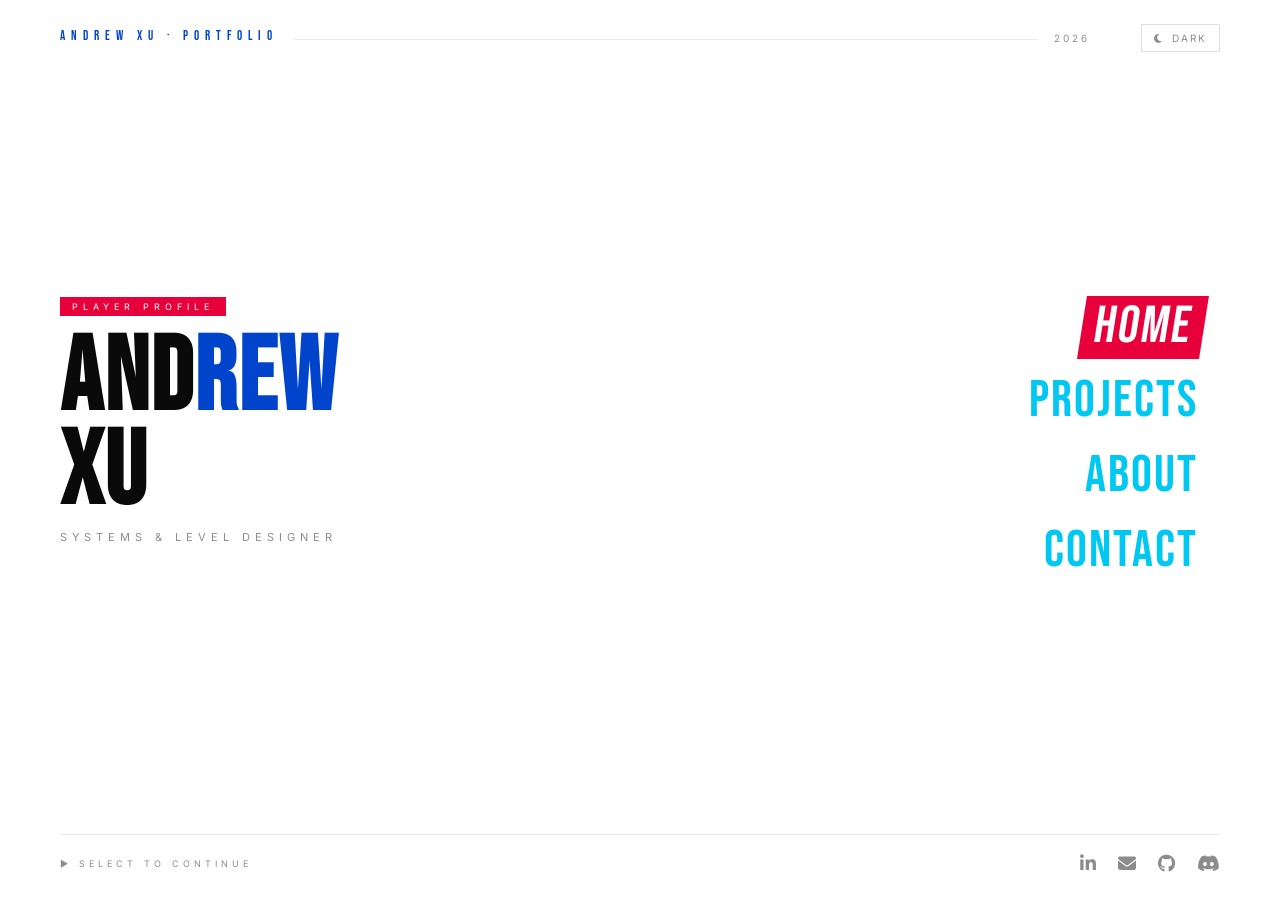
<file: index.html>
<!doctype html>
<html lang="en">

<!--
WRITTEN BY: Andrew Xu
EMAIL: andrewx5@uci.edu
-->

<head>
  <meta charset="utf-8">
  <meta name="viewport" content="width=device-width, initial-scale=1">
  <meta name="author" content="Andrew Xu">
  <meta name="description" content="Andrew Xu, Systems & Level Designer. Portfolio.">
  <title>Andrew Xu | Portfolio</title>

  <!-- Apply saved theme before paint to avoid a flash -->
  <script>
    (function () {
      try { if (localStorage.getItem('theme') === 'dark') document.documentElement.classList.add('dark'); } catch (e) {}
    })();
  </script>

  <link rel="preconnect" href="https://fonts.googleapis.com">
  <link rel="preconnect" href="https://fonts.gstatic.com" crossorigin>
  <link href="https://fonts.googleapis.com/css2?family=Bebas+Neue&family=Inter:wght@400;500;700;900&display=swap" rel="stylesheet">
  <link rel="stylesheet" href="https://cdnjs.cloudflare.com/ajax/libs/font-awesome/6.5.1/css/all.min.css"
    integrity="sha512-DTOQO9RWCH3ppGqcWaEA1BIZOC6xxalwEsw9c2QQeAIftl+Vegovlnee1c9QX4TctnWMn13TZye+giMm8e2LwA=="
    crossorigin="anonymous" referrerpolicy="no-referrer">
  <link rel="stylesheet" href="style.css">
</head>

<body>
  <main class="p3-menu">

    <header class="p3-top">
      <a class="p3-brand" href="index.html">ANDREW XU · PORTFOLIO</a>
      <div class="p3-rule"></div>
      <span class="p3-year">2026</span>
      <div class="toggle-wrap">
        <button class="theme-toggle" id="themeToggle" aria-label="Toggle dark mode">
          <span class="fa-solid fa-moon" id="themeIcon" aria-hidden="true"></span>
          <span id="themeLabel">Dark</span>
        </button>
      </div>
    </header>

    <section class="p3-hero">
      <div class="p3-left">
        <span class="p3-tag">Player Profile</span>
        <h1 class="p3-name">AND<span>REW</span><br>XU</h1>
        <p class="p3-role">Systems &amp; Level Designer</p>
      </div>

      <div aria-hidden="true"></div>

      <nav class="p3-nav" aria-label="Main menu">
        <a class="active" aria-current="page" href="index.html">HOME</a>
        <a href="projects.html">PROJECTS</a>
        <a href="aboutme.html">ABOUT</a>
        <a href="contact.html">CONTACT</a>
      </nav>
    </section>

    <footer class="p3-foot">
      <span class="p3-prompt">&#9654; Select to continue</span>
      <div class="p3-social">
        <a href="https://www.linkedin.com/in/andrew-l-xuu/" target="_blank" aria-label="LinkedIn">
          <span class="fa-brands fa-linkedin-in" aria-hidden="true"></span>
        </a>
        <a href="mailto:andrew.l.xuu@gmail.com" aria-label="Email Andrew Xu">
          <span class="fa-solid fa-envelope" aria-hidden="true"></span>
        </a>
        <a href="https://github.com/andrewxuu" target="_blank" aria-label="GitHub">
          <span class="fa-brands fa-github" aria-hidden="true"></span>
        </a>
        <a href="https://discord.com/users/377968184894160897" target="_blank" aria-label="Discord">
          <span class="fa-brands fa-discord" aria-hidden="true"></span>
        </a>
      </div>
    </footer>
  </main>

  <script>
    (function () {
      var root = document.documentElement;
      var btn = document.getElementById('themeToggle');
      var icon = document.getElementById('themeIcon');
      var label = document.getElementById('themeLabel');
      function sync() {
        var dark = root.classList.contains('dark');
        label.textContent = dark ? 'Light' : 'Dark';
        icon.className = dark ? 'fa-solid fa-sun' : 'fa-solid fa-moon';
      }
      sync();
      btn.addEventListener('click', function () {
        root.classList.toggle('dark');
        try { localStorage.setItem('theme', root.classList.contains('dark') ? 'dark' : 'light'); } catch (e) {}
        sync();
      });

      // Highlight whichever menu item the pointer is on
      var items = document.querySelectorAll('.p3-nav a');
      items.forEach(function (a) {
        a.addEventListener('mouseenter', function () {
          items.forEach(function (x) { x.classList.remove('active'); });
          a.classList.add('active');
        });
      });
    })();
  </script>
</body>
</html>
</file>
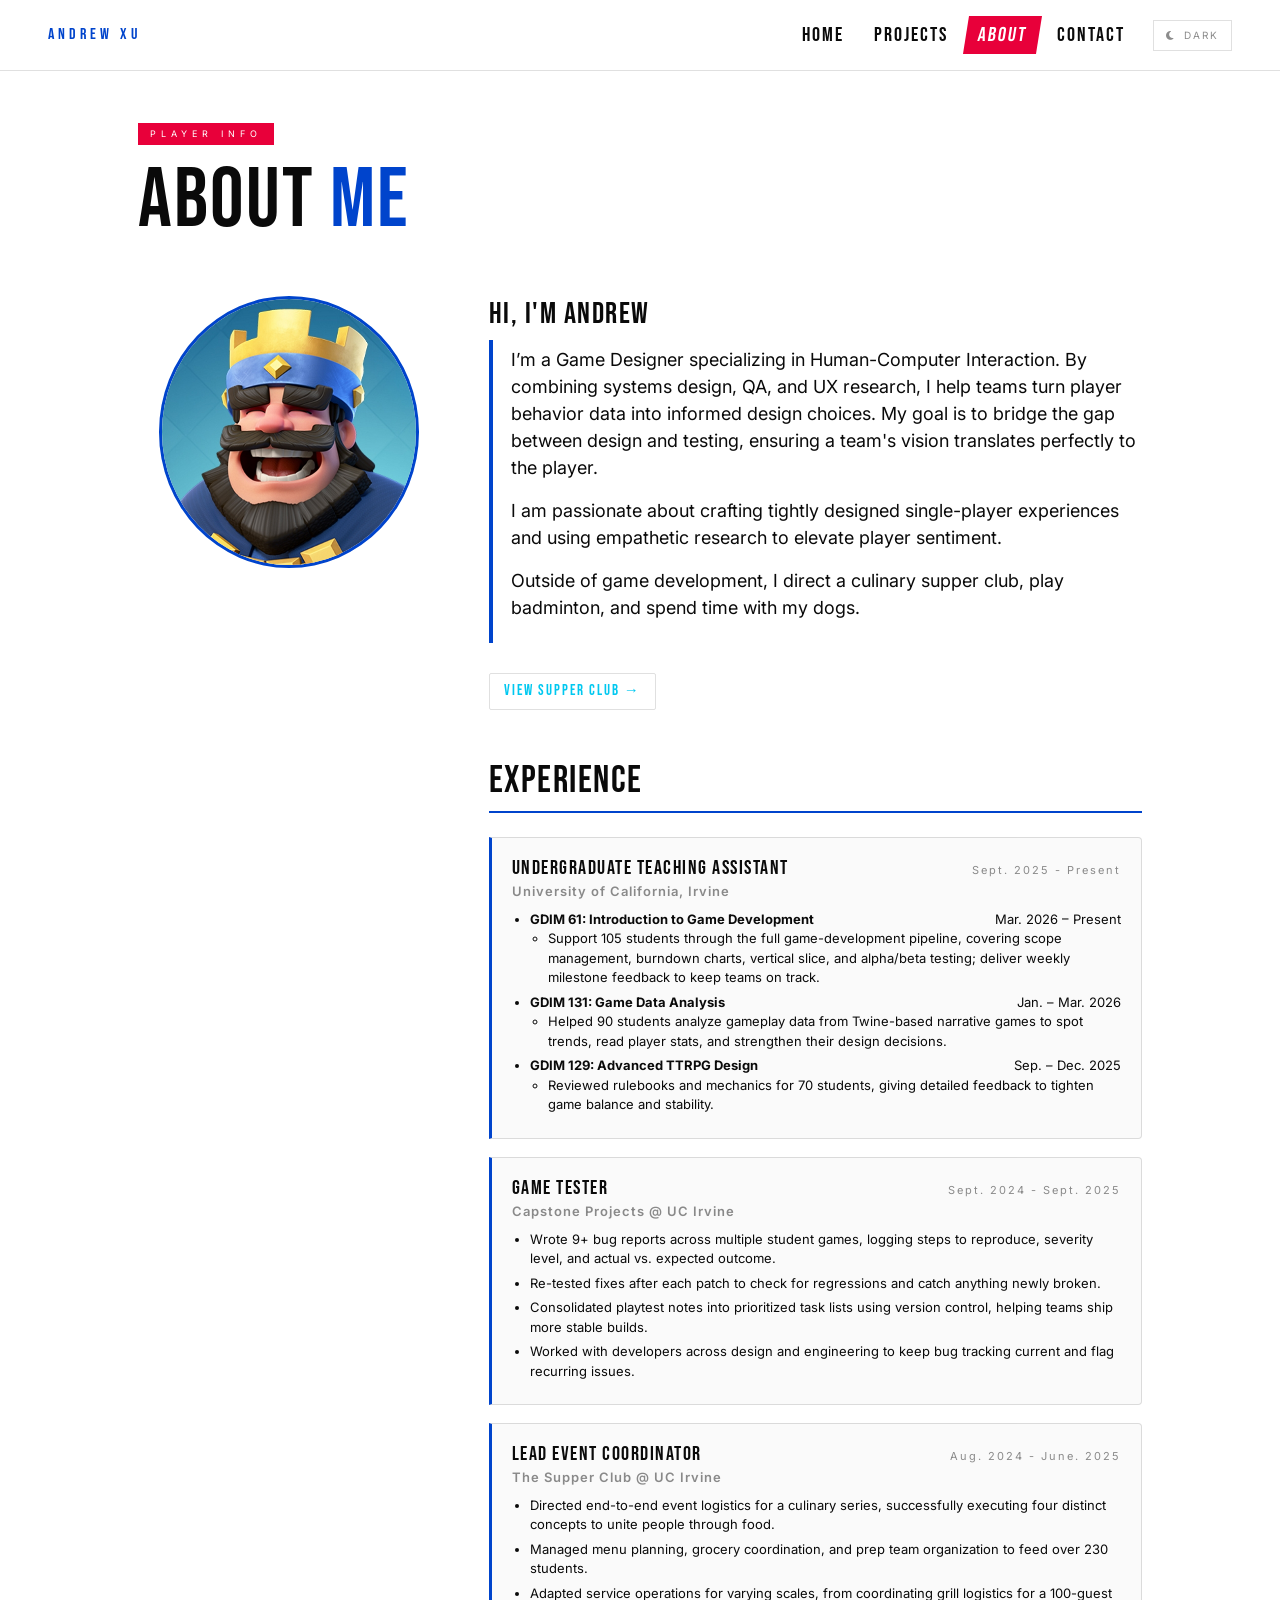
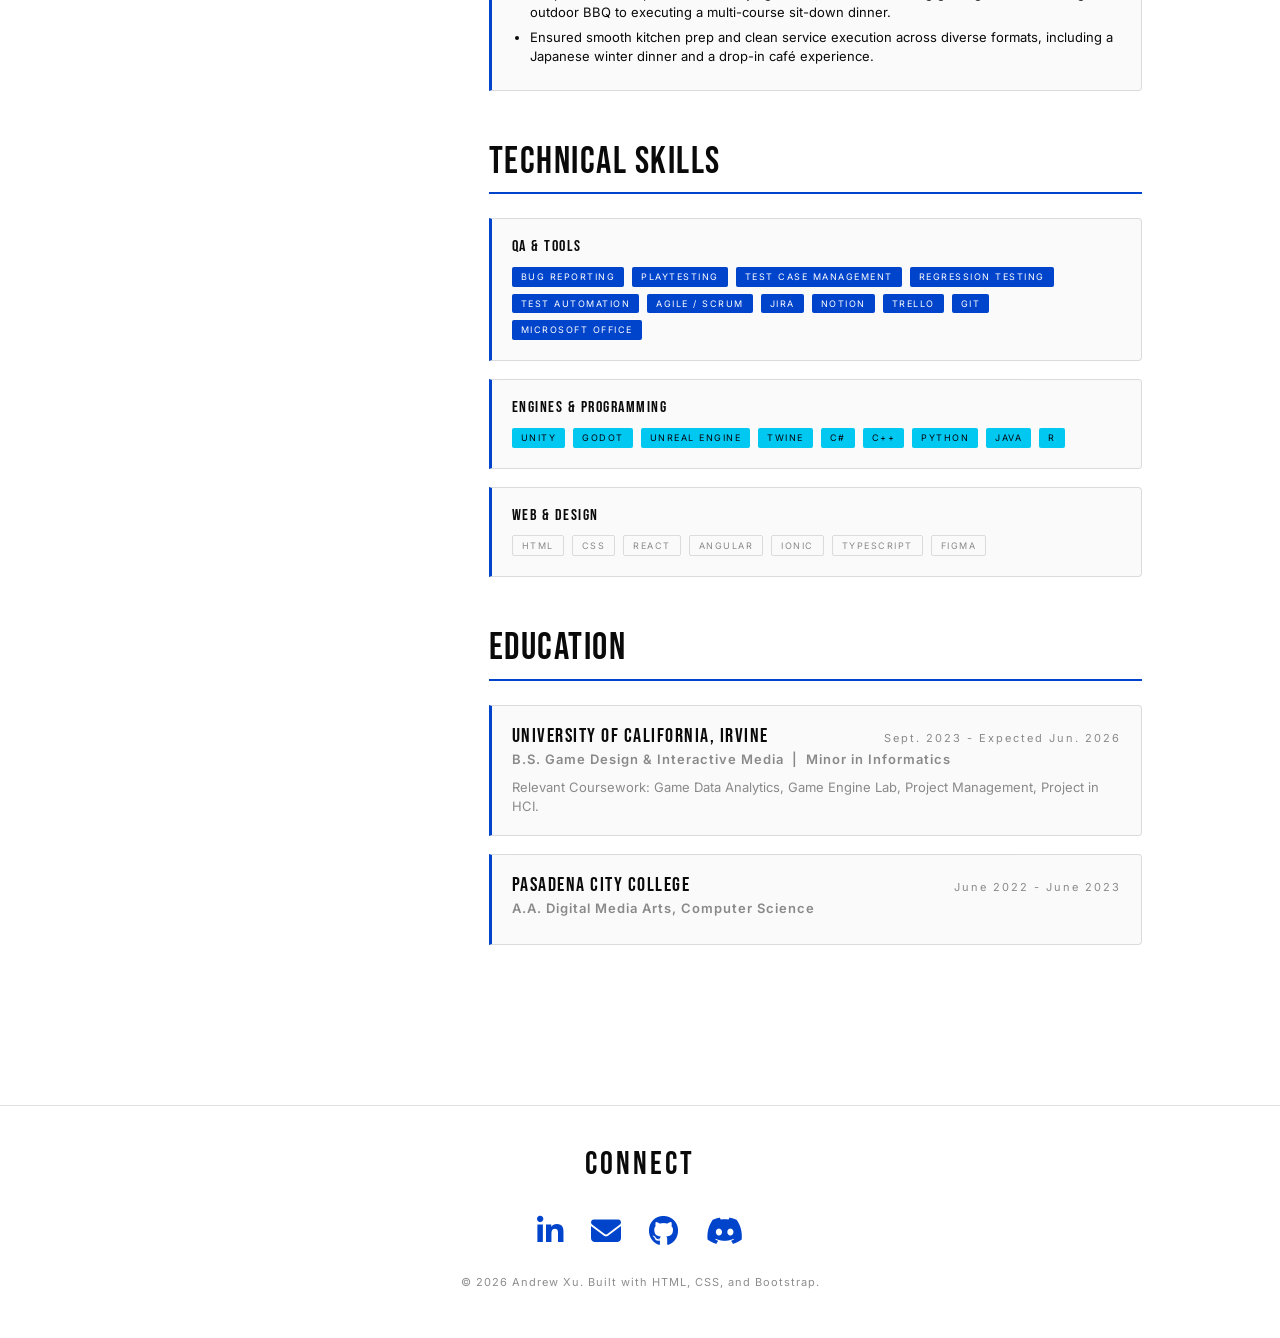
<file: aboutme.html>
<!doctype html>
<html lang="en">

<head>
  <meta charset="utf-8">
  <meta name="viewport" content="width=device-width, initial-scale=1">
  <meta name="author" content="Andrew Xu">
  <meta name="description" content="About Andrew Xu, Systems & Level Designer, UC Irvine.">
  <title>Andrew Xu | About</title>

  <script>
    (function () {
      try { if (localStorage.getItem('theme') === 'dark') document.documentElement.classList.add('dark'); } catch (e) {}
    })();
  </script>

  <link rel="preconnect" href="https://fonts.googleapis.com">
  <link rel="preconnect" href="https://fonts.gstatic.com" crossorigin>
  <link href="https://fonts.googleapis.com/css2?family=Bebas+Neue&family=Inter:wght@400;500;700;900&display=swap" rel="stylesheet">
  <link rel="stylesheet" href="https://cdn.jsdelivr.net/npm/bootstrap@5.3.3/dist/css/bootstrap.min.css"
    integrity="sha384-QWTKZyjpPEjISv5WaRU9OFeRpok6YctnYmDr5pNlyT2bRjXh0JMhjY6hW+ALEwIH"
    crossorigin="anonymous">
  <link rel="stylesheet" href="https://cdnjs.cloudflare.com/ajax/libs/font-awesome/6.5.1/css/all.min.css"
    integrity="sha512-DTOQO9RWCH3ppGqcWaEA1BIZOC6xxalwEsw9c2QQeAIftl+Vegovlnee1c9QX4TctnWMn13TZye+giMm8e2LwA=="
    crossorigin="anonymous" referrerpolicy="no-referrer">
  <link rel="stylesheet" href="style.css">
</head>

<body>
  <header>
    <nav class="site-nav" aria-label="Main navigation">
      <a class="brand" href="index.html">ANDREW XU</a>
      <div class="links">
        <a href="index.html">HOME</a>
        <a href="projects.html">PROJECTS</a>
        <a class="active" aria-current="page" href="aboutme.html">ABOUT</a>
        <a href="contact.html">CONTACT</a>
        <button class="theme-toggle" id="themeToggle" aria-label="Toggle dark mode" style="margin-left:10px;">
          <span class="fa-solid fa-moon" id="themeIcon" aria-hidden="true"></span>
          <span id="themeLabel">Dark</span>
        </button>
      </div>
    </nav>
  </header>

  <main class="page">
    <span class="page-kicker">Player Info</span>
    <h1 class="page-title">ABOUT <span>ME</span></h1>

    <div class="row g-5 mt-1">
      <div class="col-md-4 text-center">
        <img src="images/pfp.jpg" alt="Portrait of Andrew Xu" class="pfp">
      </div>

      <div class="col-md-8">
        <section id="mission" class="mb-5">
          <h2 class="display" style="font-size:30px;">Hi, I'm Andrew</h2>
          <blockquote class="p3-quote">
            <p>I’m a Game Designer specializing in Human-Computer Interaction. By combining systems design, QA, and UX research, I help teams turn player behavior data into informed design choices. My goal is to bridge the gap between design and testing, ensuring a team's vision translates perfectly to the player.</p>
            <p>I am passionate about crafting tightly designed single-player experiences and using empathetic research to elevate player sentiment. </p>
            <p>Outside of game development, I direct a culinary supper club, play badminton, and spend time with my dogs.</p>
          </blockquote>
          <p style="margin-top:16px;">
            <a class="p3-btn" href="supper-club.html">View Supper Club &rarr;</a>
          </p>
        </section>

        <section id="work-experience" class="mb-5">
          <h2 class="sec-head" style="margin-top:0;">Experience</h2>

          <div class="entry">
            <div class="row-head">
              <h3>Undergraduate Teaching Assistant</h3>
              <span class="when">Sept. 2025 - Present</span>
            </div>
            <h4 class="muted">University of California, Irvine</h4>
            <ul>
              <li>
                <div style="display: flex; justify-content: space-between;">
                  <strong>GDIM 61: Introduction to Game Development</strong>
                  <span>Mar. 2026 – Present</span>
                </div>
                <ul>
                  <li>Support 105 students through the full game-development pipeline, covering scope management, burndown charts, vertical slice, and alpha/beta testing; deliver weekly milestone feedback to keep teams on track.</li>
                </ul>
              </li>
              <li>
                <div style="display: flex; justify-content: space-between;">
                  <strong>GDIM 131: Game Data Analysis</strong>
                  <span>Jan. – Mar. 2026</span>
                </div>
                <ul>
                  <li>Helped 90 students analyze gameplay data from Twine-based narrative games to spot trends, read player stats, and strengthen their design decisions.</li>
                </ul>
              </li>
              <li>
                <div style="display: flex; justify-content: space-between;">
                  <strong>GDIM 129: Advanced TTRPG Design</strong>
                  <span>Sep. – Dec. 2025</span>
                </div>
                <ul>
                  <li>Reviewed rulebooks and mechanics for 70 students, giving detailed feedback to tighten game balance and stability.</li>
                </ul>
              </li>
            </ul>
          </div>

          <div class="entry">
            <div class="row-head">
              <h3>Game Tester</h3>
              <span class="when">Sept. 2024 - Sept. 2025</span>
            </div>
            <h4 class="muted">Capstone Projects @ UC Irvine</h4>
            <ul>
              <li>Wrote 9+ bug reports across multiple student games, logging steps to reproduce, severity level, and actual vs. expected outcome.</li>
              <li>Re-tested fixes after each patch to check for regressions and catch anything newly broken.</li>
              <li>Consolidated playtest notes into prioritized task lists using version control, helping teams ship more stable builds.</li>
              <li>Worked with developers across design and engineering to keep bug tracking current and flag recurring issues.</li>
            </ul>
          </div>

        <div class="entry">
          <div class="row-head">
            <h3>Lead Event Coordinator</h3>
            <span class="when">Aug. 2024 - June. 2025</span>
          </div>
          <h4 class="muted">The Supper Club @ UC Irvine</h4>
          <ul>
            <li>Directed end-to-end event logistics for a culinary series, successfully executing four distinct concepts to unite people through food.</li>
            <li>Managed menu planning, grocery coordination, and prep team organization to feed over 230 students.</li>
            <li>Adapted service operations for varying scales, from coordinating grill logistics for a 100-guest outdoor BBQ to executing a multi-course sit-down dinner.</li>
            <li>Ensured smooth kitchen prep and clean service execution across diverse formats, including a Japanese winter dinner and a drop-in café experience.</li>
          </ul>
        </div>
        </section>

        <section id="skills" class="mb-5">
          <h2 class="sec-head" style="margin-top:0;">Technical Skills</h2>

          <div class="entry">
            <h3 style="font-size:16px;">QA &amp; Tools</h3>
            <div style="margin-top:6px;">
              <span class="pill pill-blue">Bug Reporting</span>
              <span class="pill pill-blue">Playtesting</span>
              <span class="pill pill-blue">Test Case Management</span>
              <span class="pill pill-blue">Regression Testing</span>
              <span class="pill pill-blue">Test Automation</span>
              <span class="pill pill-blue">Agile / Scrum</span>
              <span class="pill pill-blue">Jira</span>
              <span class="pill pill-blue">Notion</span>
              <span class="pill pill-blue">Trello</span>
              <span class="pill pill-blue">Git</span>
              <span class="pill pill-blue">Microsoft Office</span>
            </div>
          </div>

          <div class="entry">
            <h3 style="font-size:16px;">Engines &amp; Programming</h3>
            <div style="margin-top:6px;">
              <span class="pill pill-cyan">Unity</span>
              <span class="pill pill-cyan">Godot</span>
              <span class="pill pill-cyan">Unreal Engine</span>
              <span class="pill pill-cyan">Twine</span>
              <span class="pill pill-cyan">C#</span>
              <span class="pill pill-cyan">C++</span>
              <span class="pill pill-cyan">Python</span>
              <span class="pill pill-cyan">Java</span>
              <span class="pill pill-cyan">R</span>
            </div>
          </div>

          <div class="entry">
            <h3 style="font-size:16px;">Web &amp; Design</h3>
            <div style="margin-top:6px;">
              <span class="pill pill-line">HTML</span>
              <span class="pill pill-line">CSS</span>
              <span class="pill pill-line">React</span>
              <span class="pill pill-line">Angular</span>
              <span class="pill pill-line">Ionic</span>
              <span class="pill pill-line">TypeScript</span>
              <span class="pill pill-line">Figma</span>
            </div>
          </div>
        </section>

        <section id="education" class="mb-5">
          <h2 class="sec-head" style="margin-top:0;">Education</h2>

          <div class="entry">
            <div class="row-head">
              <h3>University of California, Irvine</h3>
              <span class="when">Sept. 2023 - Expected Jun. 2026</span>
            </div>
            <h4>B.S. Game Design &amp; Interactive Media &nbsp;|&nbsp; Minor in Informatics</h4>
            <p class="text muted" style="font-size:13px;margin:0;">Relevant Coursework: Game Data Analytics, Game Engine Lab, Project Management, Project in HCI.</p>
          </div>

          <div class="entry">
            <div class="row-head">
              <h3>Pasadena City College</h3>
              <span class="when">June 2022 - June 2023</span>
            </div>
            <h4>A.A. Digital Media Arts, Computer Science</h4>
          </div>
        </section>
      </div>
    </div>
  </main>

  <footer class="site-foot">
    <h2>Connect</h2>
    <div class="social">
      <a href="https://www.linkedin.com/in/andrew-l-xuu/" target="_blank" aria-label="LinkedIn">
        <span class="fa-brands fa-linkedin-in" aria-hidden="true"></span>
      </a>
      <a href="mailto:andrew.l.xuu@gmail.com" aria-label="Email Andrew Xu">
        <span class="fa-solid fa-envelope" aria-hidden="true"></span>
      </a>
      <a href="https://github.com/andrewxuu" target="_blank" aria-label="GitHub">
        <span class="fa-brands fa-github" aria-hidden="true"></span>
      </a>
      <a href="https://discord.com/users/377968184894160897" target="_blank" aria-label="Discord">
        <span class="fa-brands fa-discord" aria-hidden="true"></span>
      </a>
    </div>
    <p class="copyright">&copy; 2026 Andrew Xu. Built with HTML, CSS, and Bootstrap.</p>
  </footer>

  <script src="https://cdn.jsdelivr.net/npm/bootstrap@5.3.3/dist/js/bootstrap.bundle.min.js"
    integrity="sha384-YvpcrYf0tY3lHB60NNkmXc5s9fDVZLESaAA55NDzOxhy9GkcIdslK1eN7N6jIeHz"
    crossorigin="anonymous"></script>
  <script>
    (function () {
      var root = document.documentElement;
      var btn = document.getElementById('themeToggle');
      var icon = document.getElementById('themeIcon');
      var label = document.getElementById('themeLabel');
      function sync() {
        var dark = root.classList.contains('dark');
        label.textContent = dark ? 'Light' : 'Dark';
        icon.className = dark ? 'fa-solid fa-sun' : 'fa-solid fa-moon';
      }
      sync();
      btn.addEventListener('click', function () {
        root.classList.toggle('dark');
        try { localStorage.setItem('theme', root.classList.contains('dark') ? 'dark' : 'light'); } catch (e) {}
        sync();
      });
    })();
  </script>
</body>
</html>
</file>
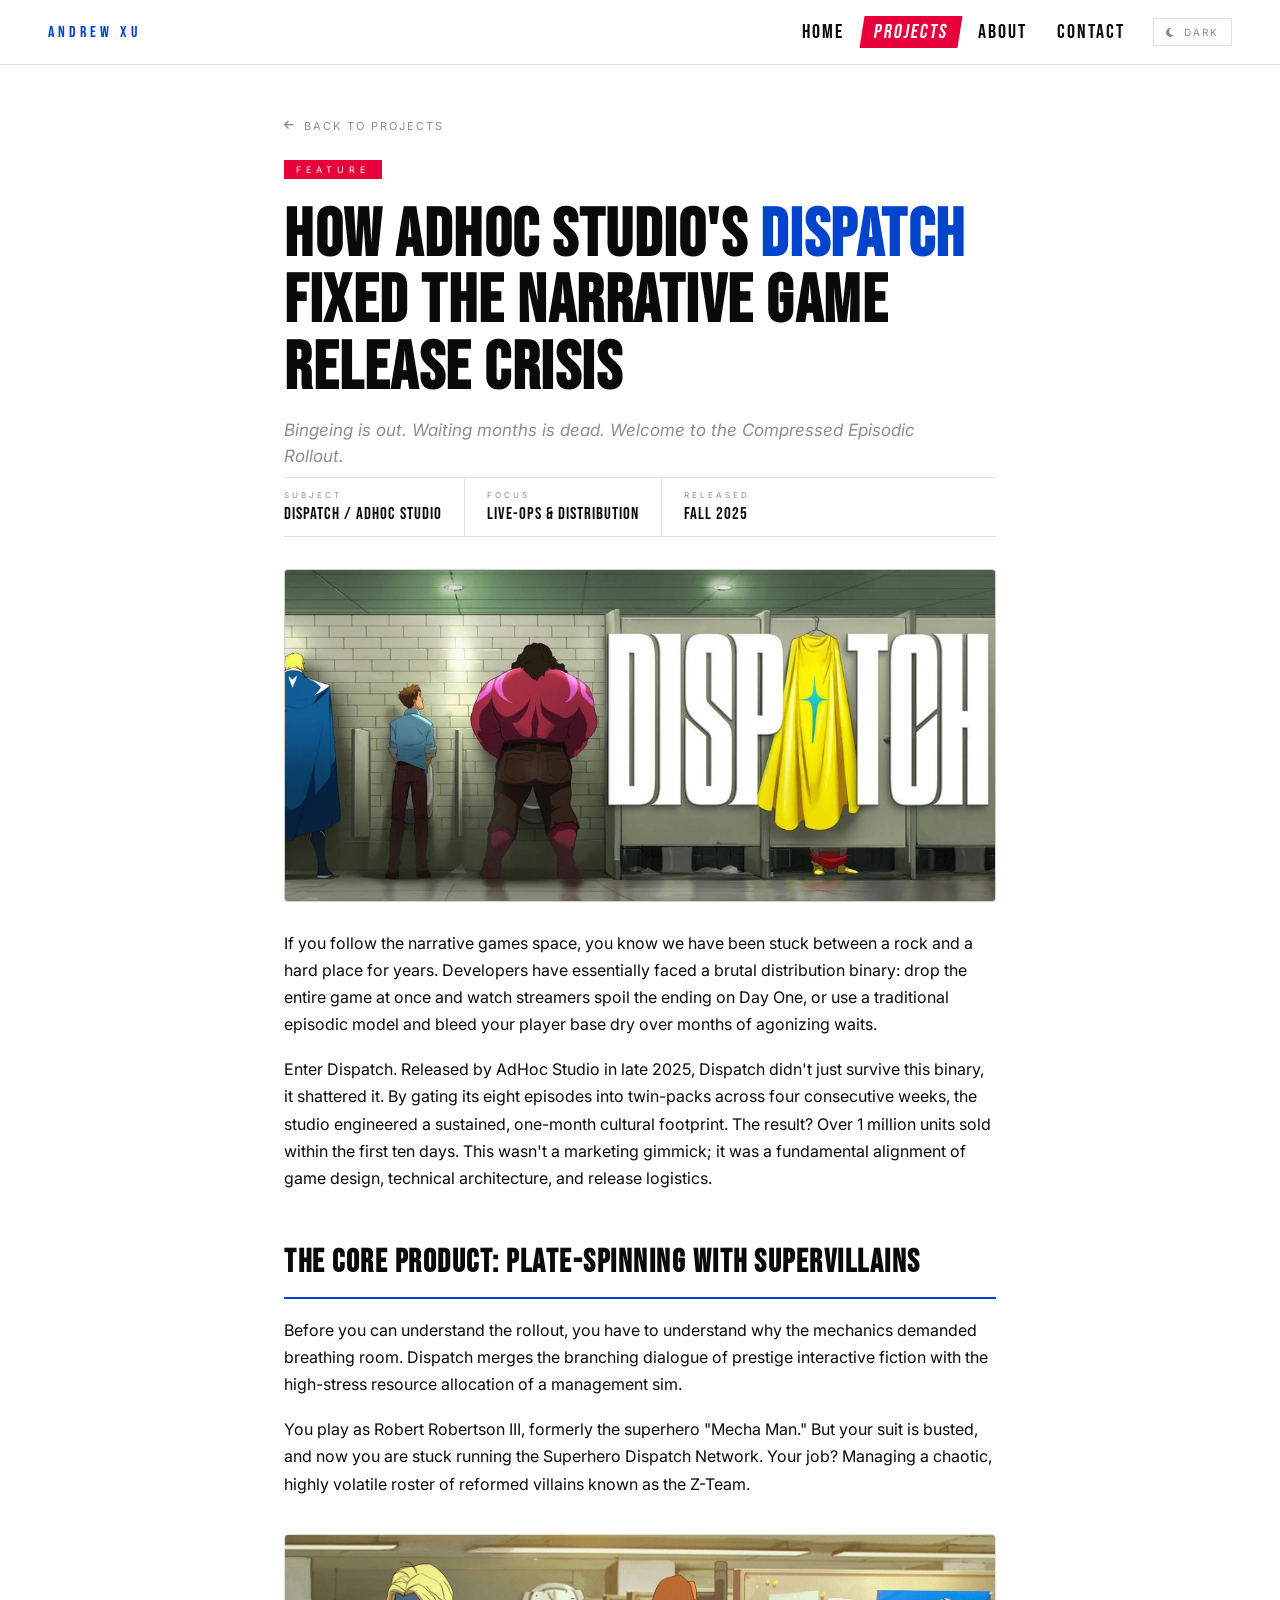
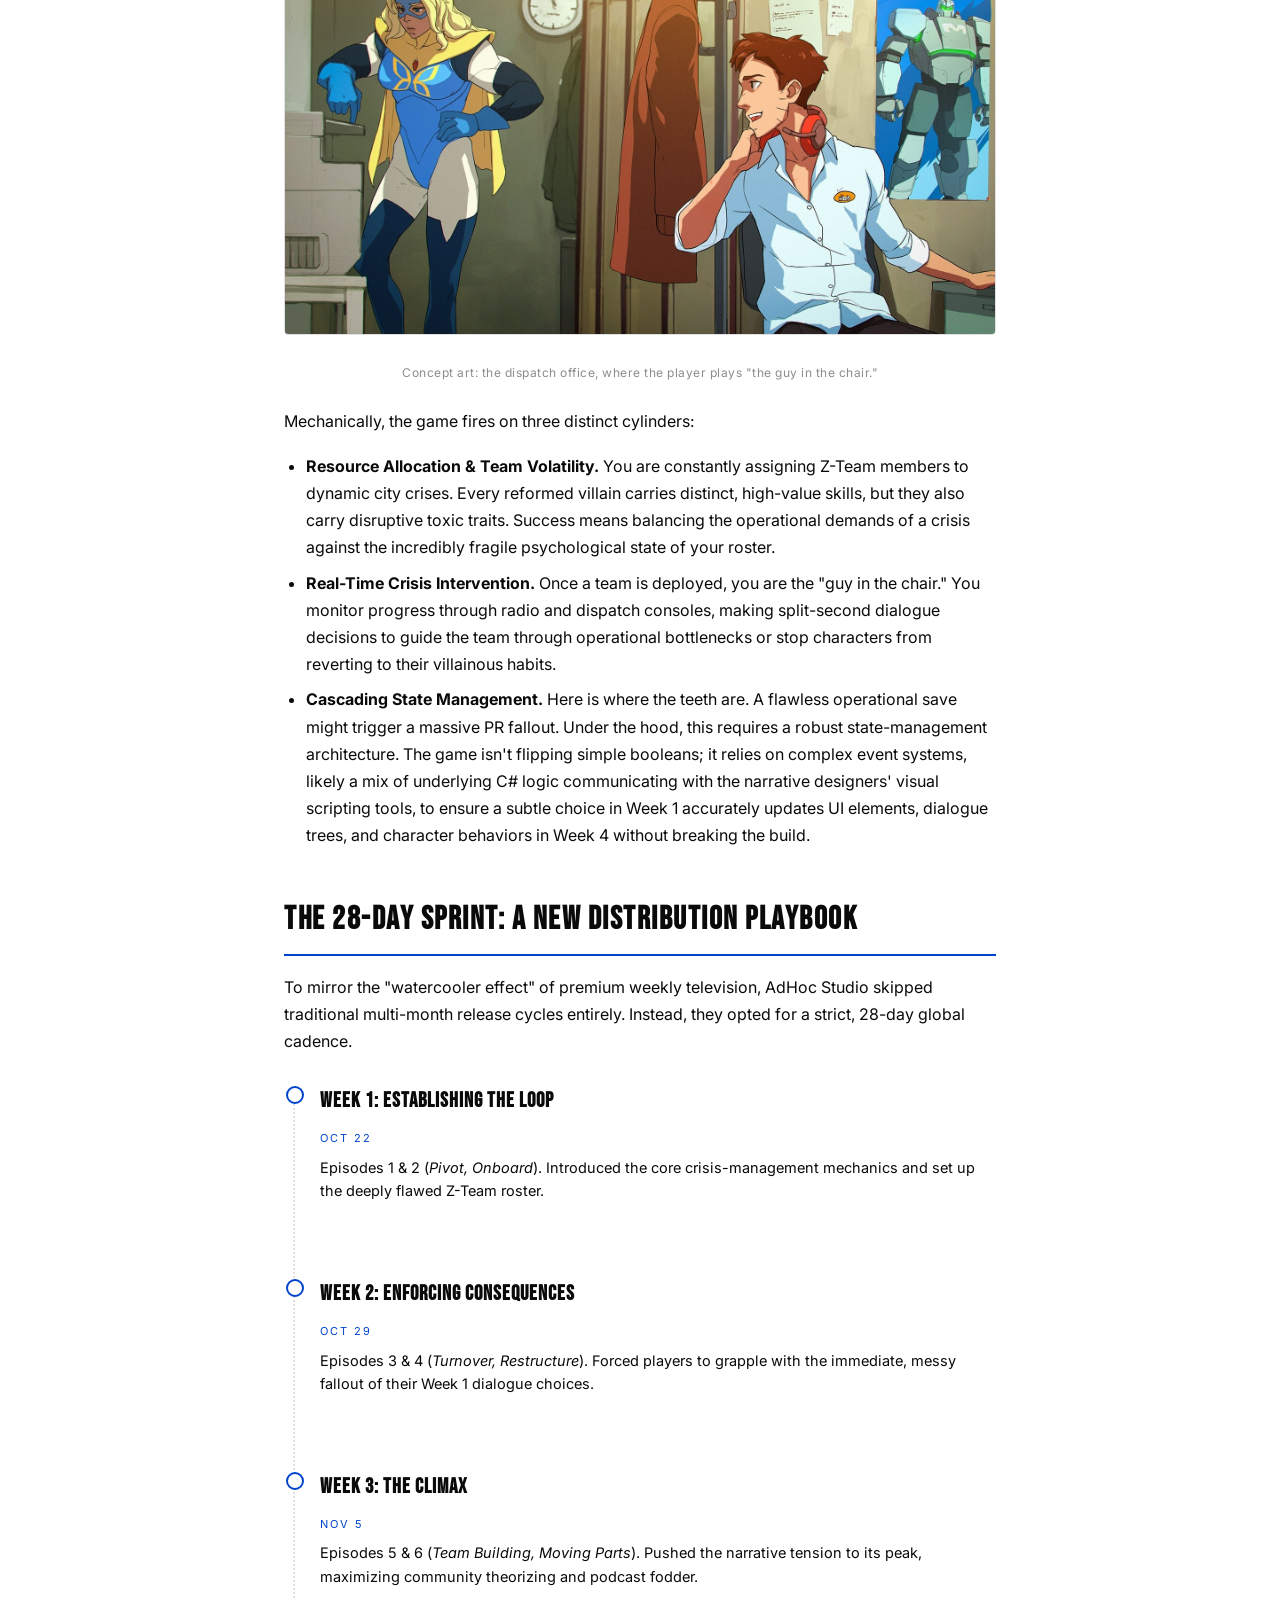
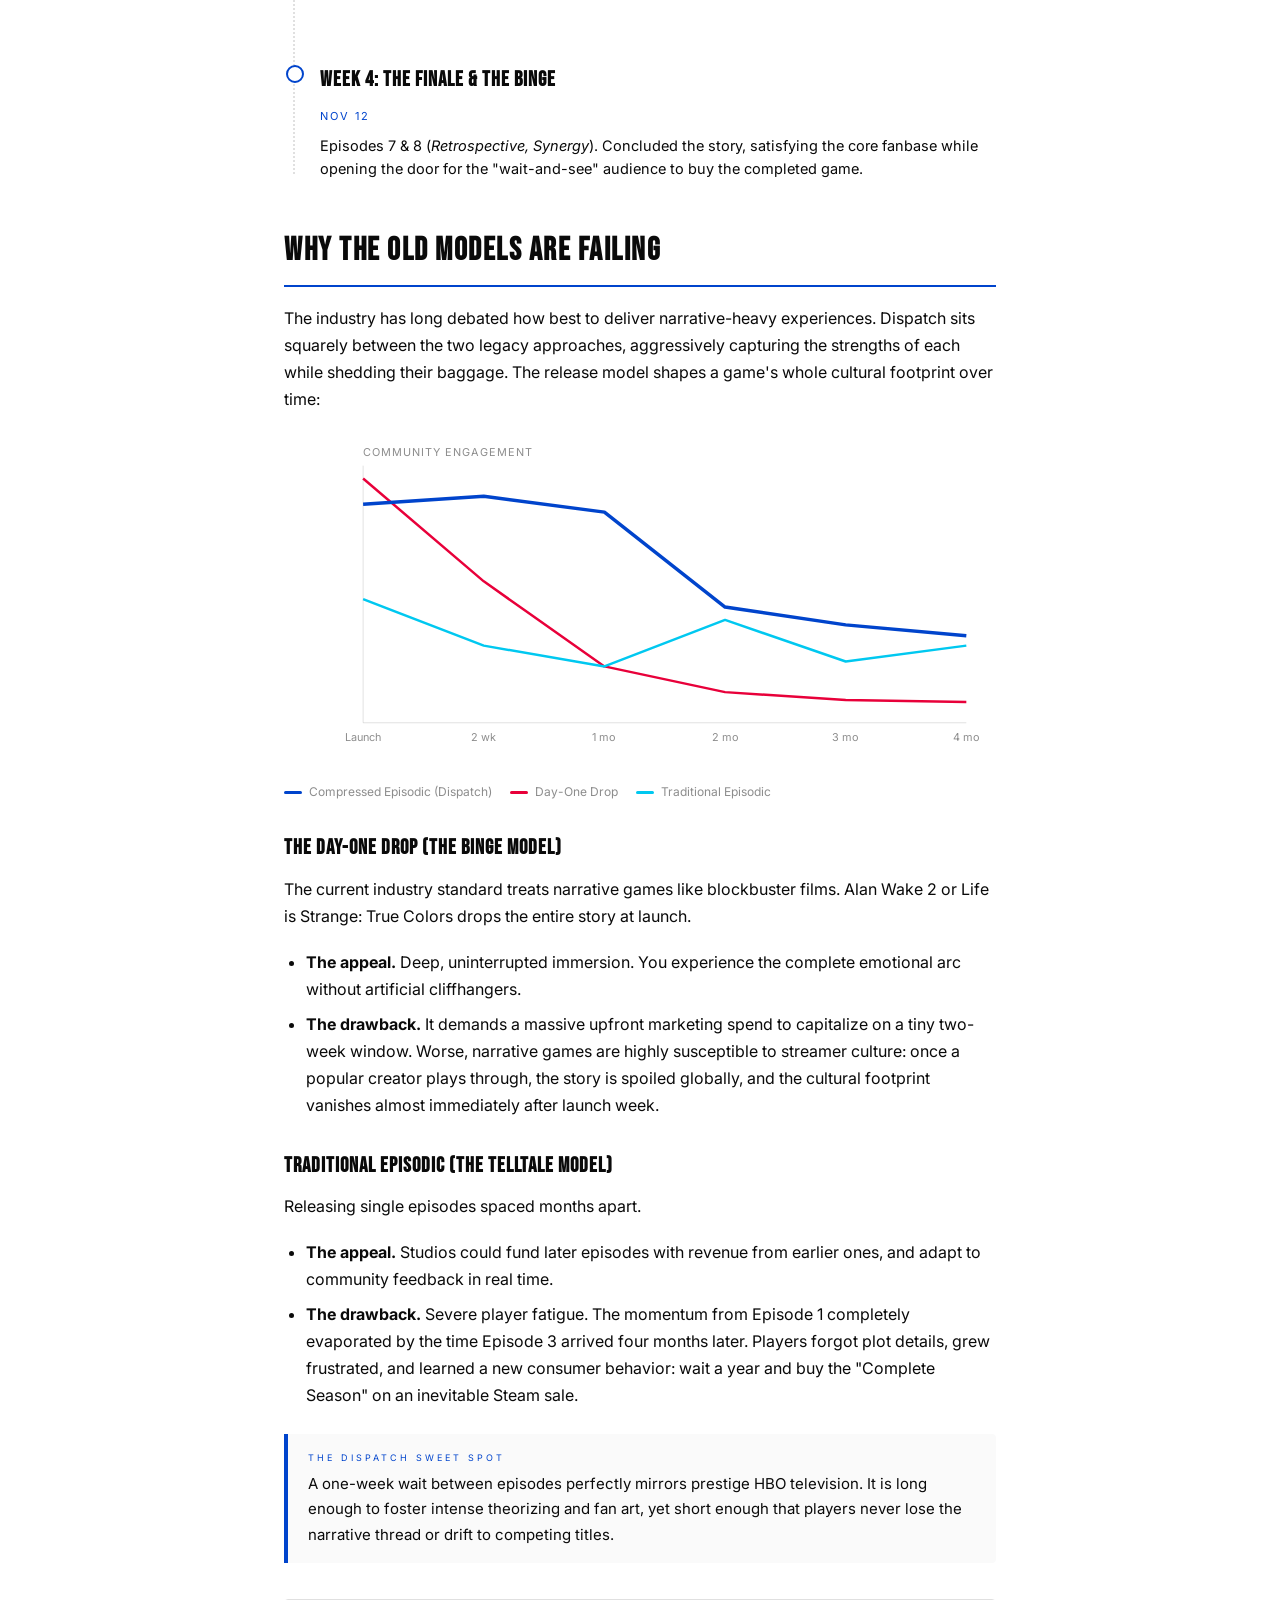
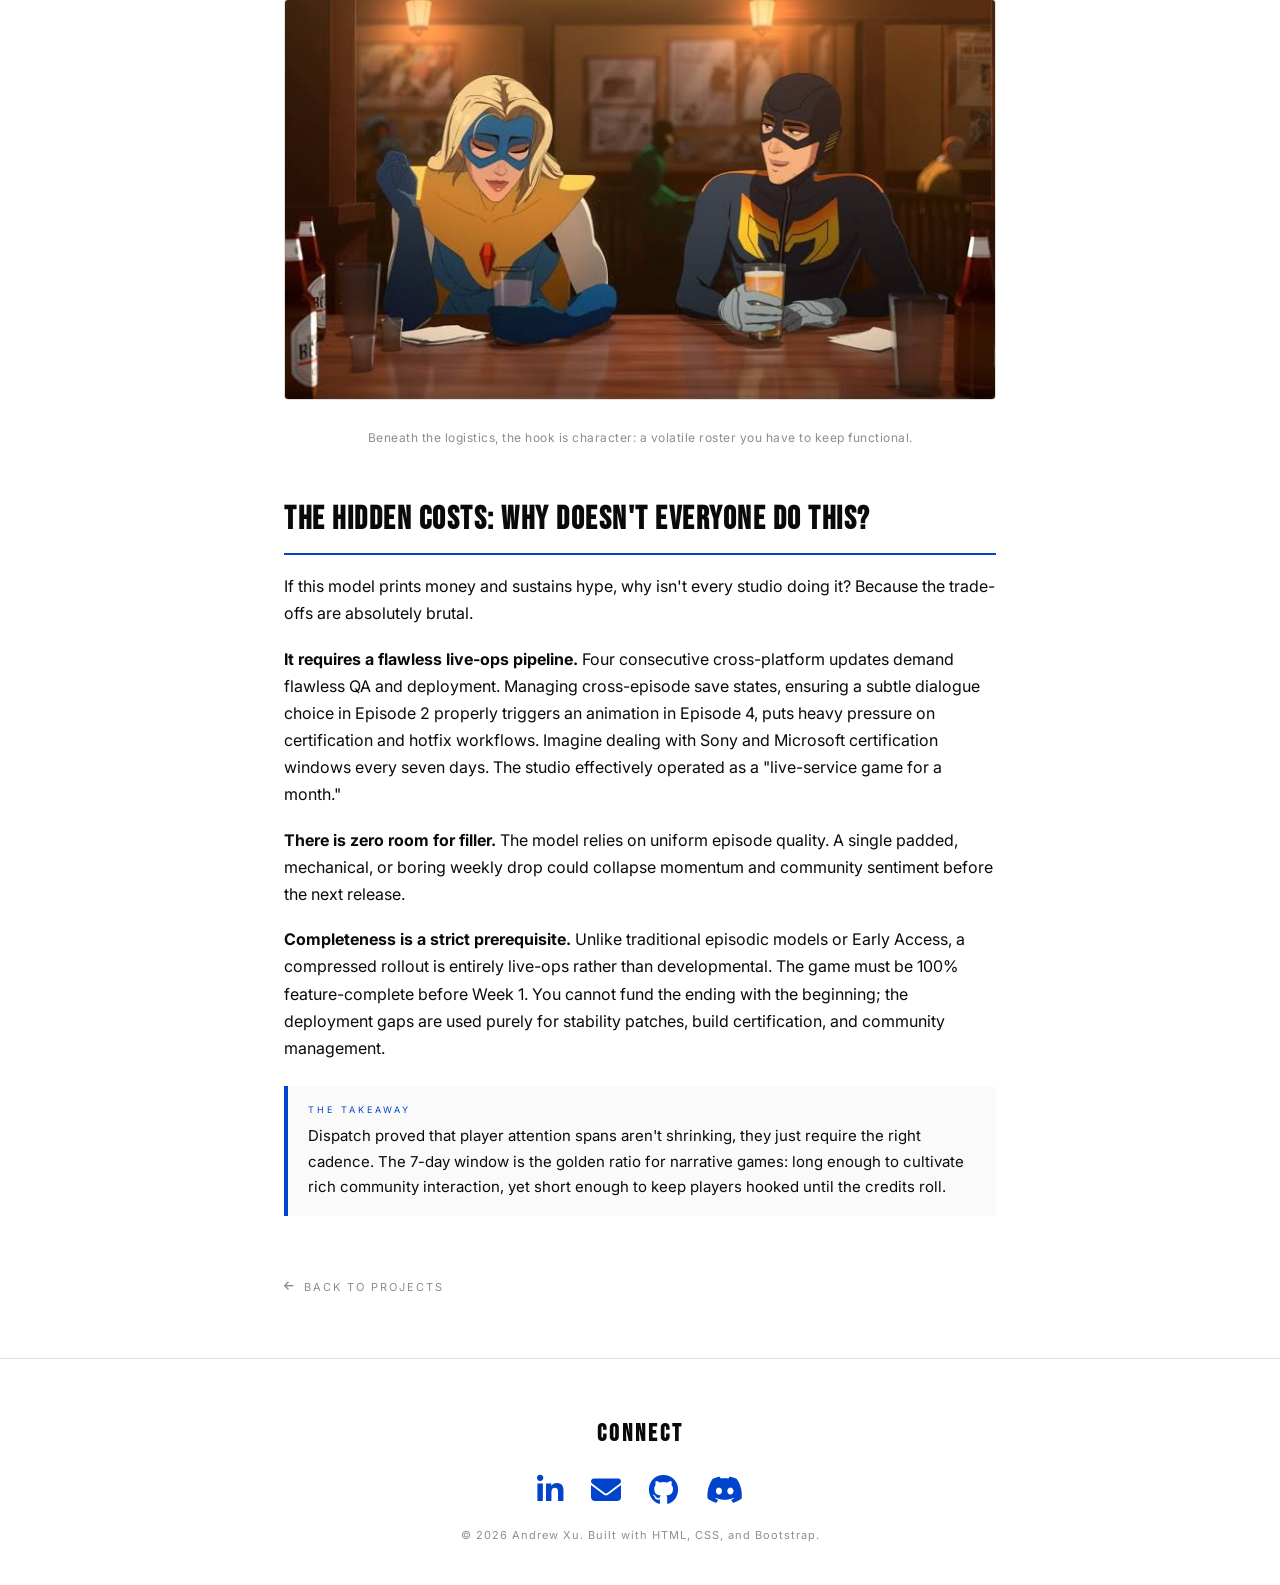
<file: analysis-dispatch.html>
<!doctype html>
<html lang="en">

<head>
  <meta charset="utf-8">
  <meta name="viewport" content="width=device-width, initial-scale=1">
  <meta name="author" content="Andrew Xu">
  <meta name="description" content="A product and launch-strategy teardown of Dispatch (AdHoc Studio): compressed episodic distribution, system design, and live-ops production.">
  <title>Andrew Xu | Dispatch Strategy Teardown</title>

  <script>
    (function () {
      try { if (localStorage.getItem('theme') === 'dark') document.documentElement.classList.add('dark'); } catch (e) {}
    })();
  </script>

  <link rel="preconnect" href="https://fonts.googleapis.com">
  <link rel="preconnect" href="https://fonts.gstatic.com" crossorigin>
  <link href="https://fonts.googleapis.com/css2?family=Bebas+Neue&family=Inter:wght@400;500;700;900&display=swap" rel="stylesheet">
  <link rel="stylesheet" href="https://cdnjs.cloudflare.com/ajax/libs/font-awesome/6.5.1/css/all.min.css"
    integrity="sha512-DTOQO9RWCH3ppGqcWaEA1BIZOC6xxalwEsw9c2QQeAIftl+Vegovlnee1c9QX4TctnWMn13TZye+giMm8e2LwA=="
    crossorigin="anonymous" referrerpolicy="no-referrer">
  <link rel="stylesheet" href="style.css">
</head>

<body>
  <header>
    <nav class="site-nav" aria-label="Main navigation">
      <a class="brand" href="index.html">ANDREW XU</a>
      <div class="links">
        <a href="index.html">HOME</a>
        <a class="active" aria-current="page" href="projects.html">PROJECTS</a>
        <a href="aboutme.html">ABOUT</a>
        <a href="contact.html">CONTACT</a>
        <button class="theme-toggle" id="themeToggle" aria-label="Toggle dark mode" style="margin-left:10px;">
          <span class="fa-solid fa-moon" id="themeIcon" aria-hidden="true"></span>
          <span id="themeLabel">Dark</span>
        </button>
      </div>
    </nav>
  </header>

  <article class="article">
    <a class="back-link" href="projects.html">
      <span class="fa-solid fa-arrow-left" aria-hidden="true"></span> Back to Projects
    </a>

    <header class="article-head">
      <span class="page-kicker">Feature</span>
      <h1 class="article-title">How AdHoc Studio's <span>Dispatch</span> Fixed the Narrative Game Release Crisis</h1>
      <p class="article-dek">Bingeing is out. Waiting months is dead. Welcome to the Compressed Episodic Rollout.</p>

      <div class="article-meta">
        <div class="meta-item">
          <span class="meta-label">Subject</span>
          <span class="meta-value">Dispatch / AdHoc Studio</span>
        </div>
        <div class="meta-item">
          <span class="meta-label">Focus</span>
          <span class="meta-value">Live-Ops &amp; Distribution</span>
        </div>
        <div class="meta-item">
          <span class="meta-label">Released</span>
          <span class="meta-value">Fall 2025</span>
        </div>
      </div>
    </header>

    <img class="article-hero" src="images/dispatch-capsule.png" alt="Dispatch capsule art: the DISPATCH logo beside a hung superhero cape in a restroom scene">

    <div class="article-body">

      <p>
        If you follow the narrative games space, you know we have been stuck between a rock and a hard place for years. Developers have essentially faced a brutal distribution binary: drop the entire game at once and watch streamers spoil the ending on Day One, or use a traditional episodic model and bleed your player base dry over months of agonizing waits.
      </p>
      <p>
        Enter Dispatch. Released by AdHoc Studio in late 2025, Dispatch didn't just survive this binary, it shattered it. By gating its eight episodes into twin-packs across four consecutive weeks, the studio engineered a sustained, one-month cultural footprint. The result? Over 1 million units sold within the first ten days. This wasn't a marketing gimmick; it was a fundamental alignment of game design, technical architecture, and release logistics.
      </p>

      <h2>The Core Product: Plate-Spinning with Supervillains</h2>
      <p>
        Before you can understand the rollout, you have to understand why the mechanics demanded breathing room. Dispatch merges the branching dialogue of prestige interactive fiction with the high-stress resource allocation of a management sim.
      </p>
      <p>
        You play as Robert Robertson III, formerly the superhero "Mecha Man." But your suit is busted, and now you are stuck running the Superhero Dispatch Network. Your job? Managing a chaotic, highly volatile roster of reformed villains known as the Z-Team.
      </p>

      <figure>
        <img src="images/dispatch-concept.png" alt="Dispatch concept art: a caped hero and Robert at the dispatch office, a mech poster on the wall">
        <figcaption>Concept art: the dispatch office, where the player plays "the guy in the chair."</figcaption>
      </figure>

      <p>Mechanically, the game fires on three distinct cylinders:</p>
      <ul>
        <li><strong>Resource Allocation &amp; Team Volatility.</strong> You are constantly assigning Z-Team members to dynamic city crises. Every reformed villain carries distinct, high-value skills, but they also carry disruptive toxic traits. Success means balancing the operational demands of a crisis against the incredibly fragile psychological state of your roster.</li>
        <li><strong>Real-Time Crisis Intervention.</strong> Once a team is deployed, you are the "guy in the chair." You monitor progress through radio and dispatch consoles, making split-second dialogue decisions to guide the team through operational bottlenecks or stop characters from reverting to their villainous habits.</li>
        <li><strong>Cascading State Management.</strong> Here is where the teeth are. A flawless operational save might trigger a massive PR fallout. Under the hood, this requires a robust state-management architecture. The game isn't flipping simple booleans; it relies on complex event systems, likely a mix of underlying C# logic communicating with the narrative designers' visual scripting tools, to ensure a subtle choice in Week 1 accurately updates UI elements, dialogue trees, and character behaviors in Week 4 without breaking the build.</li>
      </ul>

      <h2>The 28-Day Sprint: A New Distribution Playbook</h2>
      <p>
        To mirror the "watercooler effect" of premium weekly television, AdHoc Studio skipped traditional multi-month release cycles entirely. Instead, they opted for a strict, 28-day global cadence.
      </p>

      <div class="timeline" id="releaseTimeline">
        <div class="tl-item">
          <span class="tl-marker" aria-hidden="true"></span>
          <h3 class="tl-title">Week 1: Establishing the Loop</h3>
          <span class="tl-date">Oct 22</span>
          <p class="tl-desc">Episodes 1 &amp; 2 (<em>Pivot, Onboard</em>). Introduced the core crisis-management mechanics and set up the deeply flawed Z-Team roster.</p>
        </div>
        <div class="tl-item">
          <span class="tl-marker" aria-hidden="true"></span>
          <h3 class="tl-title">Week 2: Enforcing Consequences</h3>
          <span class="tl-date">Oct 29</span>
          <p class="tl-desc">Episodes 3 &amp; 4 (<em>Turnover, Restructure</em>). Forced players to grapple with the immediate, messy fallout of their Week 1 dialogue choices.</p>
        </div>
        <div class="tl-item">
          <span class="tl-marker" aria-hidden="true"></span>
          <h3 class="tl-title">Week 3: The Climax</h3>
          <span class="tl-date">Nov 5</span>
          <p class="tl-desc">Episodes 5 &amp; 6 (<em>Team Building, Moving Parts</em>). Pushed the narrative tension to its peak, maximizing community theorizing and podcast fodder.</p>
        </div>
        <div class="tl-item">
          <span class="tl-marker" aria-hidden="true"></span>
          <h3 class="tl-title">Week 4: The Finale &amp; The Binge</h3>
          <span class="tl-date">Nov 12</span>
          <p class="tl-desc">Episodes 7 &amp; 8 (<em>Retrospective, Synergy</em>). Concluded the story, satisfying the core fanbase while opening the door for the "wait-and-see" audience to buy the completed game.</p>
        </div>
      </div>

      <h2>Why the Old Models Are Failing</h2>
      <p>
        The industry has long debated how best to deliver narrative-heavy experiences. Dispatch sits squarely between the two legacy approaches, aggressively capturing the strengths of each while shedding their baggage. The release model shapes a game's whole cultural footprint over time:
      </p>

      <svg viewBox="0 0 720 330" width="100%" role="img" aria-label="Line chart comparing community engagement over time for Day-One, Traditional Episodic, and Compressed Episodic release models" style="margin:4px 0 8px;">
        <line x1="80" y1="30" x2="80" y2="290" stroke="var(--border)" stroke-width="1"/>
        <line x1="80" y1="290" x2="690" y2="290" stroke="var(--border)" stroke-width="1"/>
        <text x="80" y="20" fill="var(--ink-dim)" font-family="Inter,sans-serif" font-size="11" letter-spacing="1">COMMUNITY ENGAGEMENT</text>
        <polyline fill="none" stroke="var(--red)" stroke-width="2.5" stroke-linejoin="round" points="80,43 202,147 324,233 446,259 568,267 690,269"/>
        <polyline fill="none" stroke="var(--cyan)" stroke-width="2.5" stroke-linejoin="round" points="80,165 202,212 324,233 446,186 568,228 690,212"/>
        <polyline fill="none" stroke="var(--blue)" stroke-width="3.5" stroke-linejoin="round" points="80,69 202,61 324,77 446,173 568,191 690,202"/>
        <g font-family="Inter,sans-serif" font-size="11" fill="var(--ink-dim)" text-anchor="middle">
          <text x="80" y="308">Launch</text>
          <text x="202" y="308">2 wk</text>
          <text x="324" y="308">1 mo</text>
          <text x="446" y="308">2 mo</text>
          <text x="568" y="308">3 mo</text>
          <text x="690" y="308">4 mo</text>
        </g>
      </svg>
      <div class="chart-legend">
        <span><i style="background:var(--blue)"></i> Compressed Episodic (Dispatch)</span>
        <span><i style="background:var(--red)"></i> Day-One Drop</span>
        <span><i style="background:var(--cyan)"></i> Traditional Episodic</span>
      </div>

      <h3>The Day-One Drop (The Binge Model)</h3>
      <p>
        The current industry standard treats narrative games like blockbuster films. Alan Wake 2 or Life is Strange: True Colors drops the entire story at launch.
      </p>
      <ul>
        <li><strong>The appeal.</strong> Deep, uninterrupted immersion. You experience the complete emotional arc without artificial cliffhangers.</li>
        <li><strong>The drawback.</strong> It demands a massive upfront marketing spend to capitalize on a tiny two-week window. Worse, narrative games are highly susceptible to streamer culture: once a popular creator plays through, the story is spoiled globally, and the cultural footprint vanishes almost immediately after launch week.</li>
      </ul>

      <h3>Traditional Episodic (The Telltale Model)</h3>
      <p>
        Releasing single episodes spaced months apart.
      </p>
      <ul>
        <li><strong>The appeal.</strong> Studios could fund later episodes with revenue from earlier ones, and adapt to community feedback in real time.</li>
        <li><strong>The drawback.</strong> Severe player fatigue. The momentum from Episode 1 completely evaporated by the time Episode 3 arrived four months later. Players forgot plot details, grew frustrated, and learned a new consumer behavior: wait a year and buy the "Complete Season" on an inevitable Steam sale.</li>
      </ul>

      <div class="callout">
        <span class="callout-label">The Dispatch Sweet Spot</span>
        <p>A one-week wait between episodes perfectly mirrors prestige HBO television. It is long enough to foster intense theorizing and fan art, yet short enough that players never lose the narrative thread or drift to competing titles.</p>
      </div>

      <figure>
        <img src="images/dispatch-bar.png" alt="Two Dispatch characters in costume sharing a drink at a bar">
        <figcaption>Beneath the logistics, the hook is character: a volatile roster you have to keep functional.</figcaption>
      </figure>

      <h2>The Hidden Costs: Why Doesn't Everyone Do This?</h2>
      <p>
        If this model prints money and sustains hype, why isn't every studio doing it? Because the trade-offs are absolutely brutal.
      </p>
      <p>
        <strong>It requires a flawless live-ops pipeline.</strong> Four consecutive cross-platform updates demand flawless QA and deployment. Managing cross-episode save states, ensuring a subtle dialogue choice in Episode 2 properly triggers an animation in Episode 4, puts heavy pressure on certification and hotfix workflows. Imagine dealing with Sony and Microsoft certification windows every seven days. The studio effectively operated as a "live-service game for a month."
      </p>
      <p>
        <strong>There is zero room for filler.</strong> The model relies on uniform episode quality. A single padded, mechanical, or boring weekly drop could collapse momentum and community sentiment before the next release.
      </p>
      <p>
        <strong>Completeness is a strict prerequisite.</strong> Unlike traditional episodic models or Early Access, a compressed rollout is entirely live-ops rather than developmental. The game must be 100% feature-complete before Week 1. You cannot fund the ending with the beginning; the deployment gaps are used purely for stability patches, build certification, and community management.
      </p>

      <div class="callout">
        <span class="callout-label">The Takeaway</span>
        <p>Dispatch proved that player attention spans aren't shrinking, they just require the right cadence. The 7-day window is the golden ratio for narrative games: long enough to cultivate rich community interaction, yet short enough to keep players hooked until the credits roll.</p>
      </div>
    </div>

    <a class="back-link" href="projects.html" style="margin:40px 0 0;">
      <span class="fa-solid fa-arrow-left" aria-hidden="true"></span> Back to Projects
    </a>
  </article>

  <footer class="site-foot">
    <h2>Connect</h2>
    <div class="social">
      <a href="https://www.linkedin.com/in/andrew-l-xuu/" target="_blank" aria-label="LinkedIn">
        <span class="fa-brands fa-linkedin-in" aria-hidden="true"></span>
      </a>
      <a href="mailto:andrew.l.xuu@gmail.com" aria-label="Email Andrew Xu">
        <span class="fa-solid fa-envelope" aria-hidden="true"></span>
      </a>
      <a href="https://github.com/andrewxuu" target="_blank" aria-label="GitHub">
        <span class="fa-brands fa-github" aria-hidden="true"></span>
      </a>
      <a href="https://discord.com/users/377968184894160897" target="_blank" aria-label="Discord">
        <span class="fa-brands fa-discord" aria-hidden="true"></span>
      </a>
    </div>
    <p class="copyright">&copy; 2026 Andrew Xu. Built with HTML, CSS, and Bootstrap.</p>
  </footer>

  <script>
    (function () {
      var root = document.documentElement;
      var btn = document.getElementById('themeToggle');
      var icon = document.getElementById('themeIcon');
      var label = document.getElementById('themeLabel');
      function sync() {
        var dark = root.classList.contains('dark');
        label.textContent = dark ? 'Light' : 'Dark';
        icon.className = dark ? 'fa-solid fa-sun' : 'fa-solid fa-moon';
      }
      sync();
      btn.addEventListener('click', function () {
        root.classList.toggle('dark');
        try { localStorage.setItem('theme', root.classList.contains('dark') ? 'dark' : 'light'); } catch (e) {}
        sync();
      });

      var tl = document.getElementById('releaseTimeline');
      if (tl) {
        tl.classList.add('tl-ready');
        if ('IntersectionObserver' in window) {
          var obs = new IntersectionObserver(function (entries) {
            entries.forEach(function (e) {
              if (e.isIntersecting) { tl.classList.add('visible'); obs.disconnect(); }
            });
          }, { threshold: 0.2 });
          obs.observe(tl);
        } else {
          tl.classList.add('visible');
        }
      }
    })();
  </script>
</body>
</html>
</file>
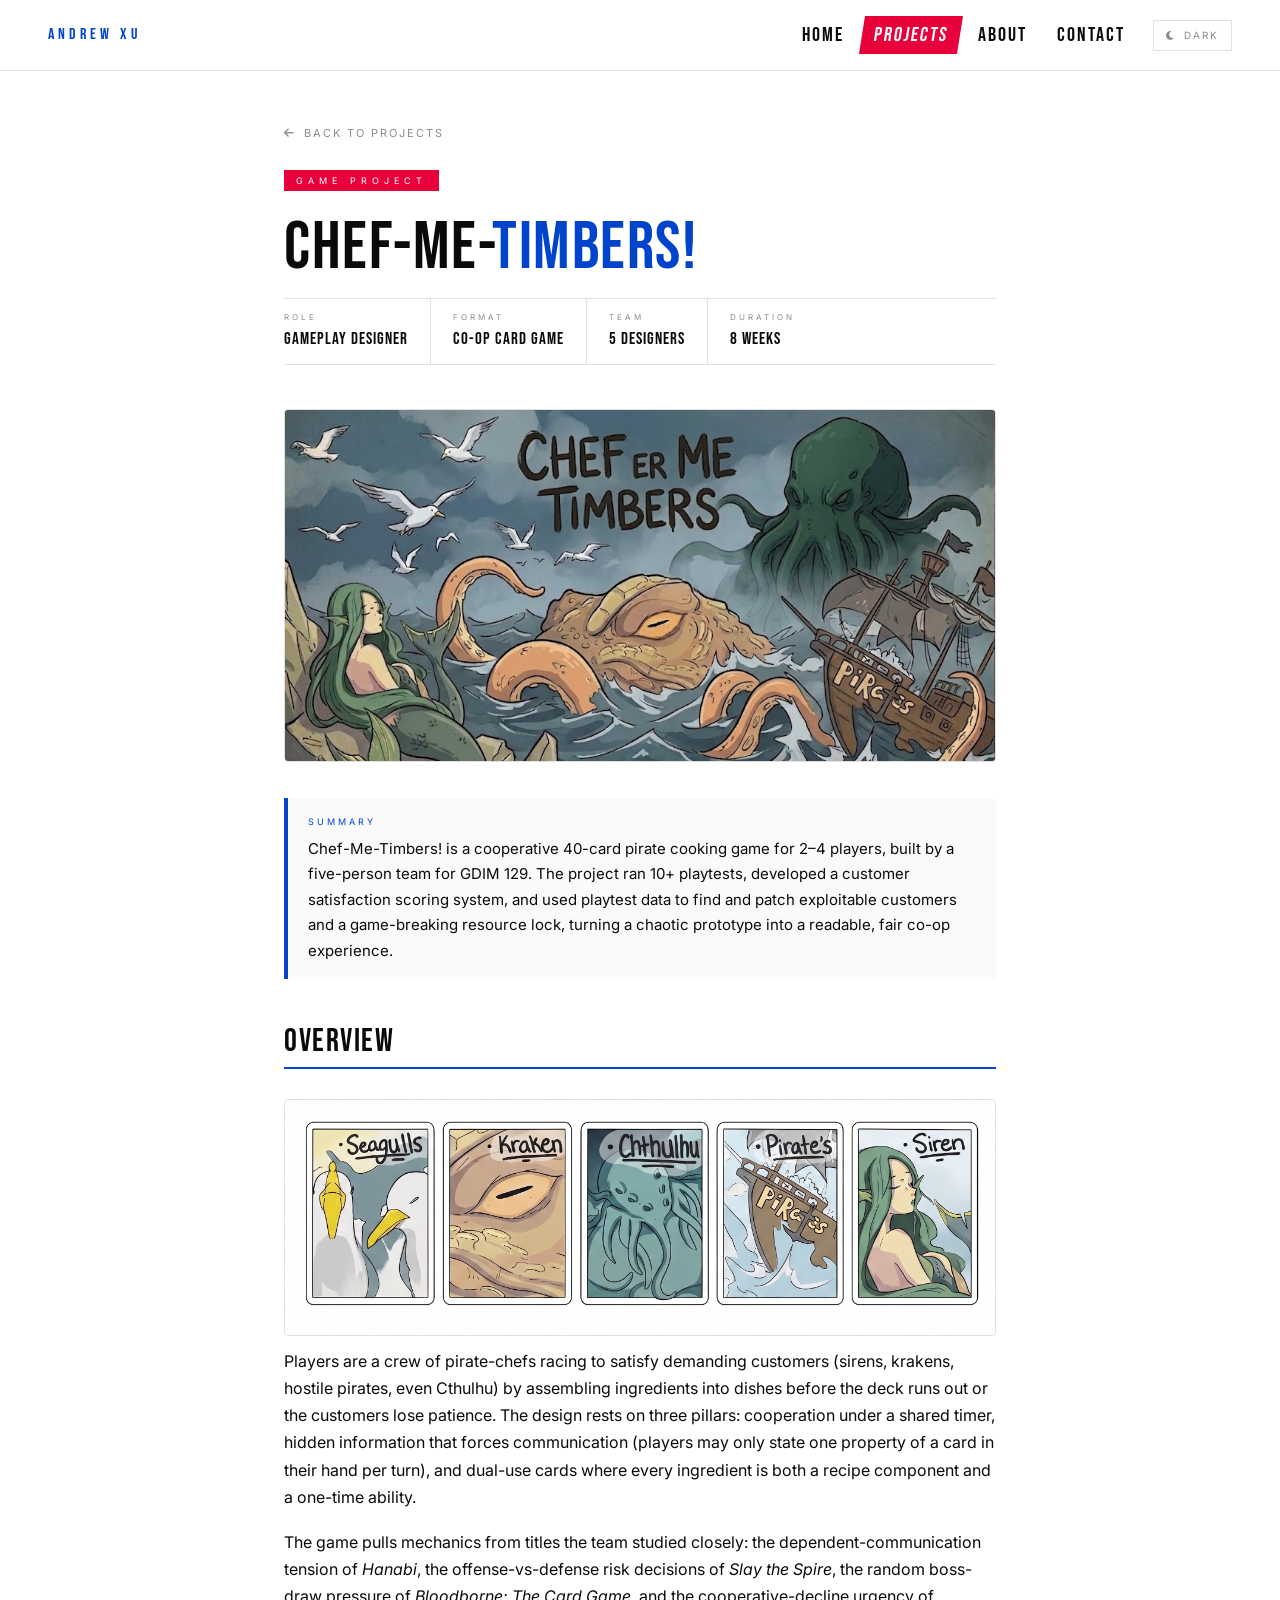
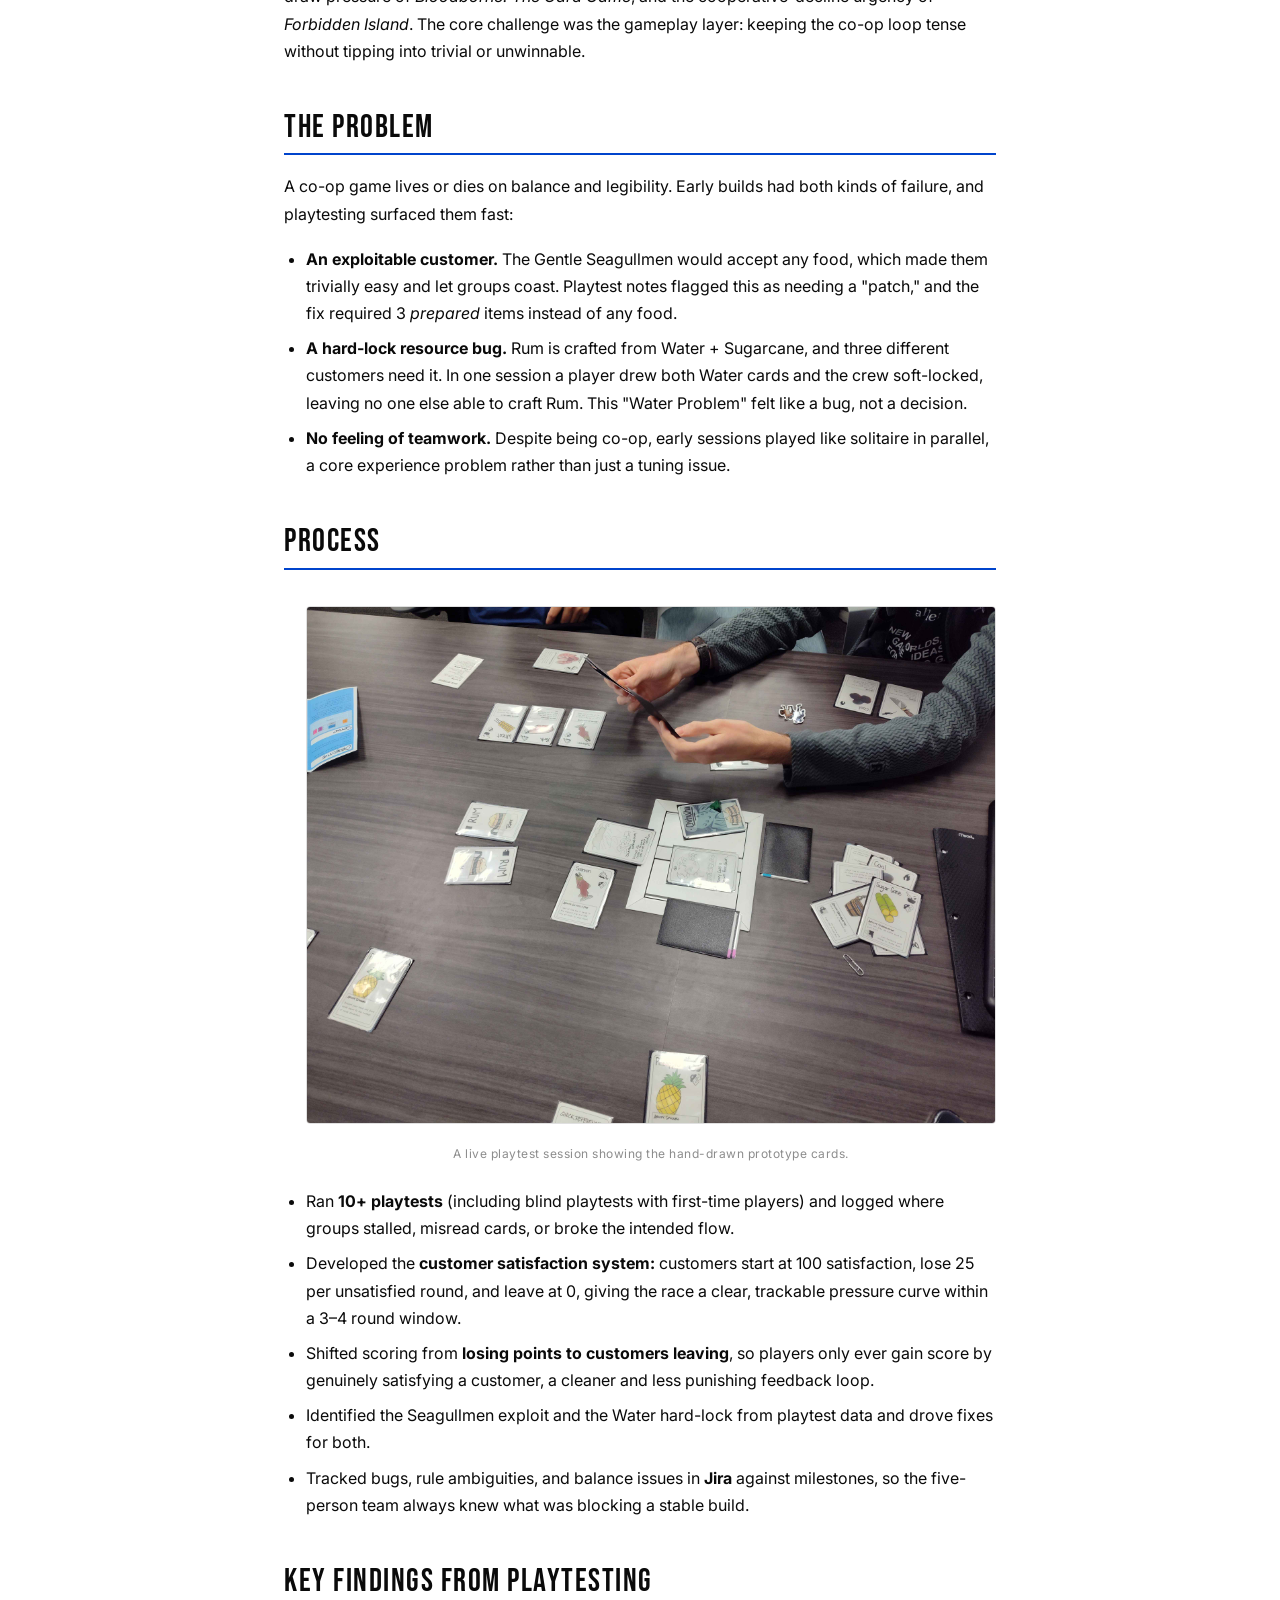
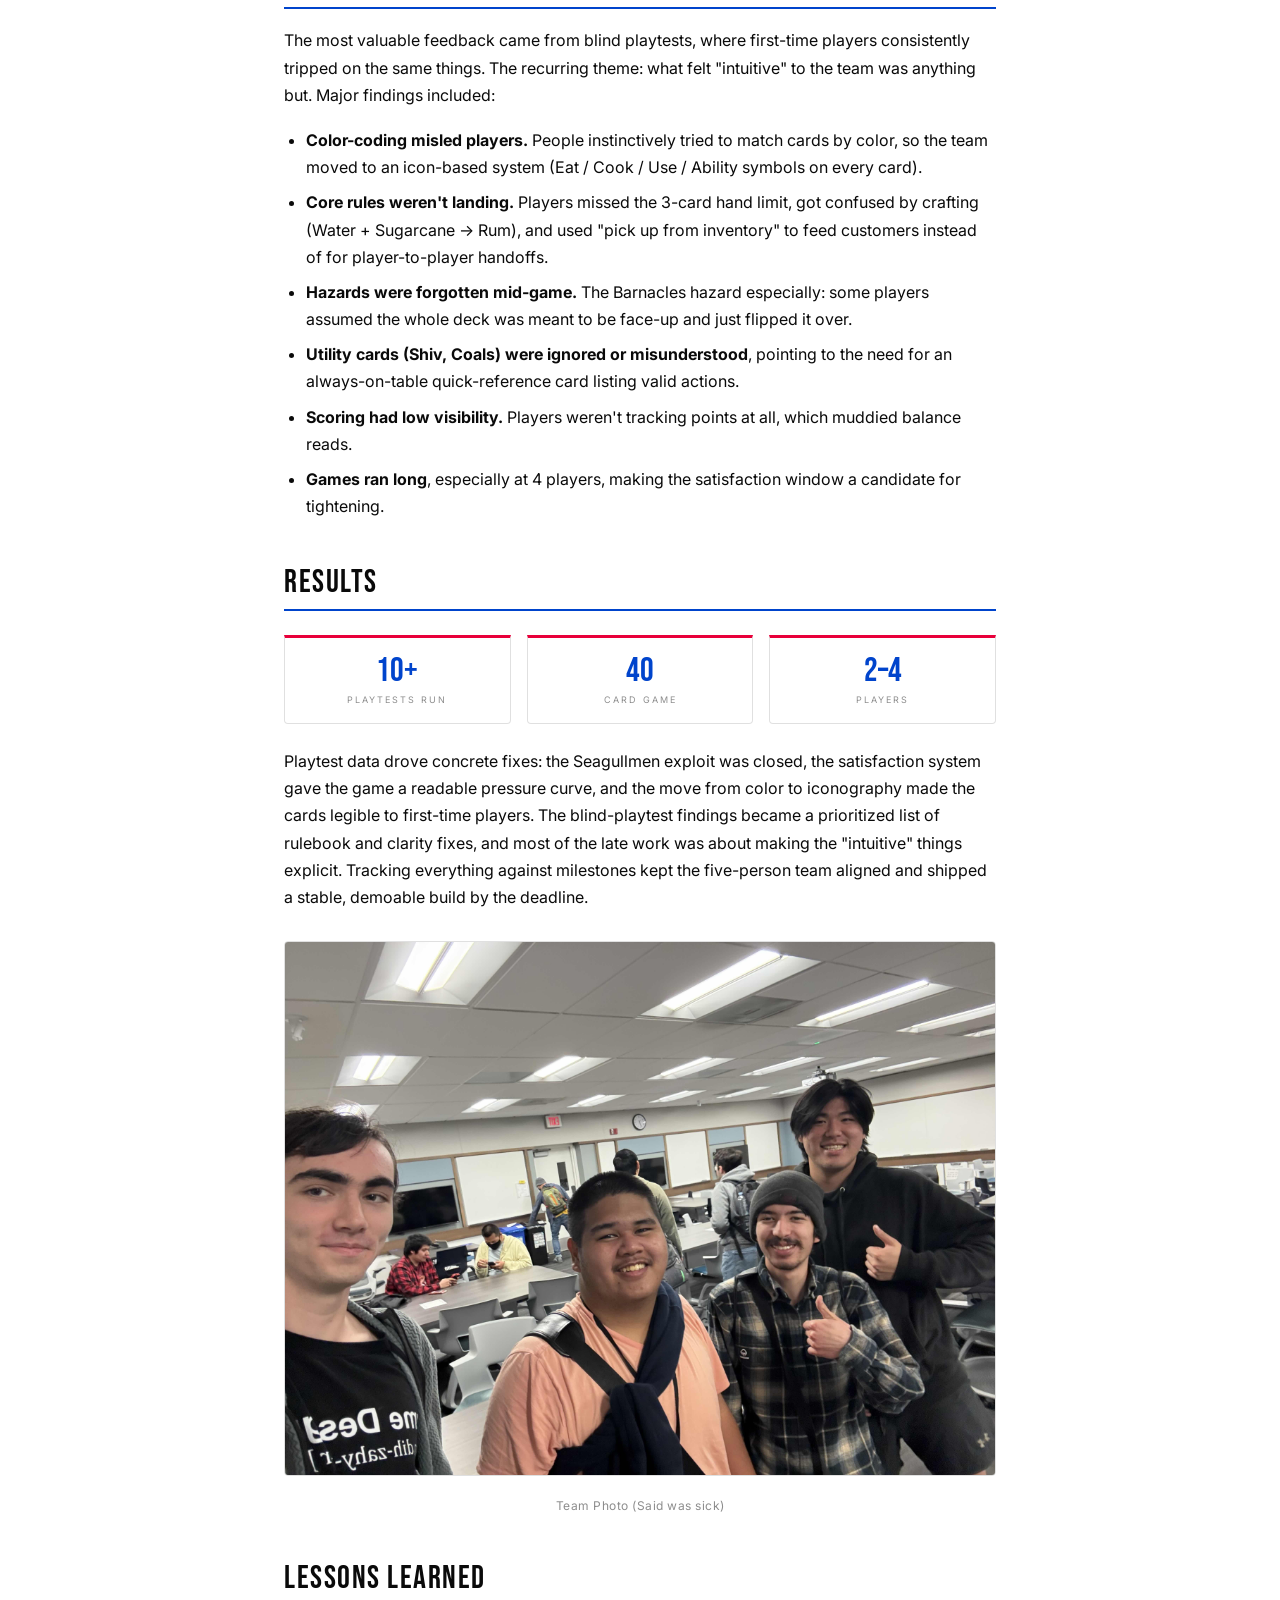
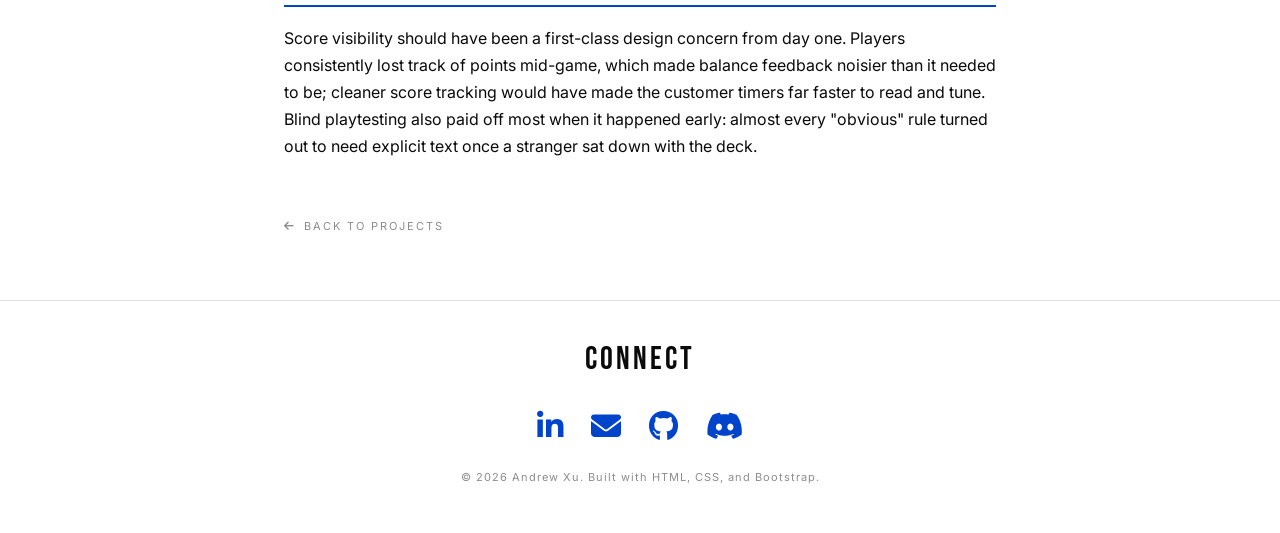
<file: case-study-chefer.html>
<!doctype html>
<html lang="en">

<head>
  <meta charset="utf-8">
  <meta name="viewport" content="width=device-width, initial-scale=1">
  <meta name="author" content="Andrew Xu">
  <meta name="description" content="Case study: gameplay design, balance, and playtesting on Chef-Me-Timbers!, a cooperative pirate cooking card game.">
  <title>Andrew Xu | Chef-Me-Timbers!</title>

  <script>
    (function () {
      try { if (localStorage.getItem('theme') === 'dark') document.documentElement.classList.add('dark'); } catch (e) {}
    })();
  </script>

  <link rel="preconnect" href="https://fonts.googleapis.com">
  <link rel="preconnect" href="https://fonts.gstatic.com" crossorigin>
  <link href="https://fonts.googleapis.com/css2?family=Bebas+Neue&family=Inter:wght@400;500;700;900&display=swap" rel="stylesheet">
  <link rel="stylesheet" href="https://cdn.jsdelivr.net/npm/bootstrap@5.3.3/dist/css/bootstrap.min.css"
    integrity="sha384-QWTKZyjpPEjISv5WaRU9OFeRpok6YctnYmDr5pNlyT2bRjXh0JMhjY6hW+ALEwIH"
    crossorigin="anonymous">
  <link rel="stylesheet" href="https://cdnjs.cloudflare.com/ajax/libs/font-awesome/6.5.1/css/all.min.css"
    integrity="sha512-DTOQO9RWCH3ppGqcWaEA1BIZOC6xxalwEsw9c2QQeAIftl+Vegovlnee1c9QX4TctnWMn13TZye+giMm8e2LwA=="
    crossorigin="anonymous" referrerpolicy="no-referrer">
  <link rel="stylesheet" href="style.css">
</head>

<body>
  <header>
    <nav class="site-nav" aria-label="Main navigation">
      <a class="brand" href="index.html">ANDREW XU</a>
      <div class="links">
        <a href="index.html">HOME</a>
        <a class="active" aria-current="page" href="projects.html">PROJECTS</a>
        <a href="aboutme.html">ABOUT</a>
        <a href="contact.html">CONTACT</a>
        <button class="theme-toggle" id="themeToggle" aria-label="Toggle dark mode" style="margin-left:10px;">
          <span class="fa-solid fa-moon" id="themeIcon" aria-hidden="true"></span>
          <span id="themeLabel">Dark</span>
        </button>
      </div>
    </nav>
  </header>

  <article class="article">
    <a class="back-link" href="projects.html">
      <span class="fa-solid fa-arrow-left" aria-hidden="true"></span> Back to Projects
    </a>

    <header class="article-head">
      <span class="page-kicker">Game Project</span>
      <h1 class="article-title">Chef-Me-<span>Timbers!</span></h1>

      <div class="article-meta">
        <div class="meta-item">
          <span class="meta-label">Role</span>
          <span class="meta-value">Gameplay Designer</span>
        </div>
        <div class="meta-item">
          <span class="meta-label">Format</span>
          <span class="meta-value">Co-op Card Game</span>
        </div>
        <div class="meta-item">
          <span class="meta-label">Team</span>
          <span class="meta-value">5 Designers</span>
        </div>
        <div class="meta-item">
          <span class="meta-label">Duration</span>
          <span class="meta-value">8 Weeks</span>
        </div>
      </div>
    </header>

    <div class="article-body">
      <img src="images/chefer-cover.png" alt="Chefer-Me-Timbers Cover">

      <div class="callout">
        <span class="callout-label">Summary</span>
        <p>Chef-Me-Timbers! is a cooperative 40-card pirate cooking game for 2–4 players, built by a five-person team for GDIM 129. The project ran 10+ playtests, developed a customer satisfaction scoring system, and used playtest data to find and patch exploitable customers and a game-breaking resource lock, turning a chaotic prototype into a readable, fair co-op experience.</p>
      </div>

      <h2>Overview</h2>

      <img src="images/chefer-banner.png" alt="Banner that shows all boss cards">

      <p>
        Players are a crew of pirate-chefs racing to satisfy demanding customers (sirens, krakens, hostile pirates, even Cthulhu) by assembling ingredients into dishes before the deck runs out or the customers lose patience. The design rests on three pillars: cooperation under a shared timer, hidden information that forces communication (players may only state one property of a card in their hand per turn), and dual-use cards where every ingredient is both a recipe component and a one-time ability.
      </p>
      <p>
        The game pulls mechanics from titles the team studied closely: the dependent-communication tension of <em>Hanabi</em>, the offense-vs-defense risk decisions of <em>Slay the Spire</em>, the random boss-draw pressure of <em>Bloodborne: The Card Game</em>, and the cooperative-decline urgency of <em>Forbidden Island</em>. The core challenge was the gameplay layer: keeping the co-op loop tense without tipping into trivial or unwinnable.
      </p>

      <h2>The Problem</h2>
      <p>
        A co-op game lives or dies on balance and legibility. Early builds had both kinds of failure, and playtesting surfaced them fast:
      </p>
      <ul>
        <li><strong>An exploitable customer.</strong> The Gentle Seagullmen would accept any food, which made them trivially easy and let groups coast. Playtest notes flagged this as needing a "patch," and the fix required 3 <em>prepared</em> items instead of any food.</li>
        <li><strong>A hard-lock resource bug.</strong> Rum is crafted from Water + Sugarcane, and three different customers need it. In one session a player drew both Water cards and the crew soft-locked, leaving no one else able to craft Rum. This "Water Problem" felt like a bug, not a decision.</li>
        <li><strong>No feeling of teamwork.</strong> Despite being co-op, early sessions played like solitaire in parallel, a core experience problem rather than just a tuning issue.</li>
      </ul>

      <h2>Process</h2>
      <ul>
      <figure>
        <img src="images/chefer-playtest.jpg" alt="A physical playtest of Chef-Me-Timbers showing sleeved prototype cards">
        <figcaption>A live playtest session showing the hand-drawn prototype cards.</figcaption>
      </figure>
        <li>Ran <strong>10+ playtests</strong> (including blind playtests with first-time players) and logged where groups stalled, misread cards, or broke the intended flow.</li>
        <li>Developed the <strong>customer satisfaction system:</strong> customers start at 100 satisfaction, lose 25 per unsatisfied round, and leave at 0, giving the race a clear, trackable pressure curve within a 3–4 round window.</li>
        <li>Shifted scoring from <strong>losing points to customers leaving</strong>, so players only ever gain score by genuinely satisfying a customer, a cleaner and less punishing feedback loop.</li>
        <li>Identified the Seagullmen exploit and the Water hard-lock from playtest data and drove fixes for both.</li>
        <li>Tracked bugs, rule ambiguities, and balance issues in <strong>Jira</strong> against milestones, so the five-person team always knew what was blocking a stable build.</li>
      </ul>

      <h2>Key Findings from Playtesting</h2>
      <p>
        The most valuable feedback came from blind playtests, where first-time players consistently tripped on the same things. The recurring theme: what felt "intuitive" to the team was anything but. Major findings included:
      </p>
      <ul>
        <li><strong>Color-coding misled players.</strong> People instinctively tried to match cards by color, so the team moved to an icon-based system (Eat / Cook / Use / Ability symbols on every card).</li>
        <li><strong>Core rules weren't landing.</strong> Players missed the 3-card hand limit, got confused by crafting (Water + Sugarcane → Rum), and used "pick up from inventory" to feed customers instead of for player-to-player handoffs.</li>
        <li><strong>Hazards were forgotten mid-game.</strong> The Barnacles hazard especially: some players assumed the whole deck was meant to be face-up and just flipped it over.</li>
        <li><strong>Utility cards (Shiv, Coals) were ignored or misunderstood</strong>, pointing to the need for an always-on-table quick-reference card listing valid actions.</li>
        <li><strong>Scoring had low visibility.</strong> Players weren't tracking points at all, which muddied balance reads.</li>
        <li><strong>Games ran long</strong>, especially at 4 players, making the satisfaction window a candidate for tightening.</li>
      </ul>

      <h2>Results</h2>
      <div class="result-strip">
        <div class="result"><div class="r-num">10+</div><div class="r-lbl">Playtests Run</div></div>
        <div class="result"><div class="r-num">40</div><div class="r-lbl">Card Game</div></div>
        <div class="result"><div class="r-num">2–4</div><div class="r-lbl">Players</div></div>
      </div>
      <p>
        Playtest data drove concrete fixes: the Seagullmen exploit was closed, the satisfaction system gave the game a readable pressure curve, and the move from color to iconography made the cards legible to first-time players. The blind-playtest findings became a prioritized list of rulebook and clarity fixes, and most of the late work was about making the "intuitive" things explicit. Tracking everything against milestones kept the five-person team aligned and shipped a stable, demoable build by the deadline.
      </p>


      <img src="images/chefer-team.jpg" alt="The team!">
      <figcaption>Team Photo (Said was sick)</figcaption>

      <h2>Lessons Learned</h2>
      <p>
        Score visibility should have been a first-class design concern from day one. Players consistently lost track of points mid-game, which made balance feedback noisier than it needed to be; cleaner score tracking would have made the customer timers far faster to read and tune. Blind playtesting also paid off most when it happened early: almost every "obvious" rule turned out to need explicit text once a stranger sat down with the deck.
      </p>
    </div>

    <a class="back-link" href="projects.html" style="margin:40px 0 0;">
      <span class="fa-solid fa-arrow-left" aria-hidden="true"></span> Back to Projects
    </a>
  </article>

  <footer class="site-foot">
    <h2>Connect</h2>
    <div class="social">
      <a href="https://www.linkedin.com/in/andrew-l-xuu/" target="_blank" aria-label="LinkedIn">
        <span class="fa-brands fa-linkedin-in" aria-hidden="true"></span>
      </a>
      <a href="mailto:andrew.l.xuu@gmail.com" aria-label="Email Andrew Xu">
        <span class="fa-solid fa-envelope" aria-hidden="true"></span>
      </a>
      <a href="https://github.com/andrewxuu" target="_blank" aria-label="GitHub">
        <span class="fa-brands fa-github" aria-hidden="true"></span>
      </a>
      <a href="https://discord.com/users/377968184894160897" target="_blank" aria-label="Discord">
        <span class="fa-brands fa-discord" aria-hidden="true"></span>
      </a>
    </div>
    <p class="copyright">&copy; 2026 Andrew Xu. Built with HTML, CSS, and Bootstrap.</p>
  </footer>

  <script src="https://cdn.jsdelivr.net/npm/bootstrap@5.3.3/dist/js/bootstrap.bundle.min.js"
    integrity="sha384-YvpcrYf0tY3lHB60NNkmXc5s9fDVZLESaAA55NDzOxhy9GkcIdslK1eN7N6jIeHz"
    crossorigin="anonymous"></script>
  <script>
    (function () {
      var root = document.documentElement;
      var btn = document.getElementById('themeToggle');
      var icon = document.getElementById('themeIcon');
      var label = document.getElementById('themeLabel');
      function sync() {
        var dark = root.classList.contains('dark');
        label.textContent = dark ? 'Light' : 'Dark';
        icon.className = dark ? 'fa-solid fa-sun' : 'fa-solid fa-moon';
      }
      sync();
      btn.addEventListener('click', function () {
        root.classList.toggle('dark');
        try { localStorage.setItem('theme', root.classList.contains('dark') ? 'dark' : 'light'); } catch (e) {}
        sync();
      });
    })();
  </script>
</body>
</html>
</file>
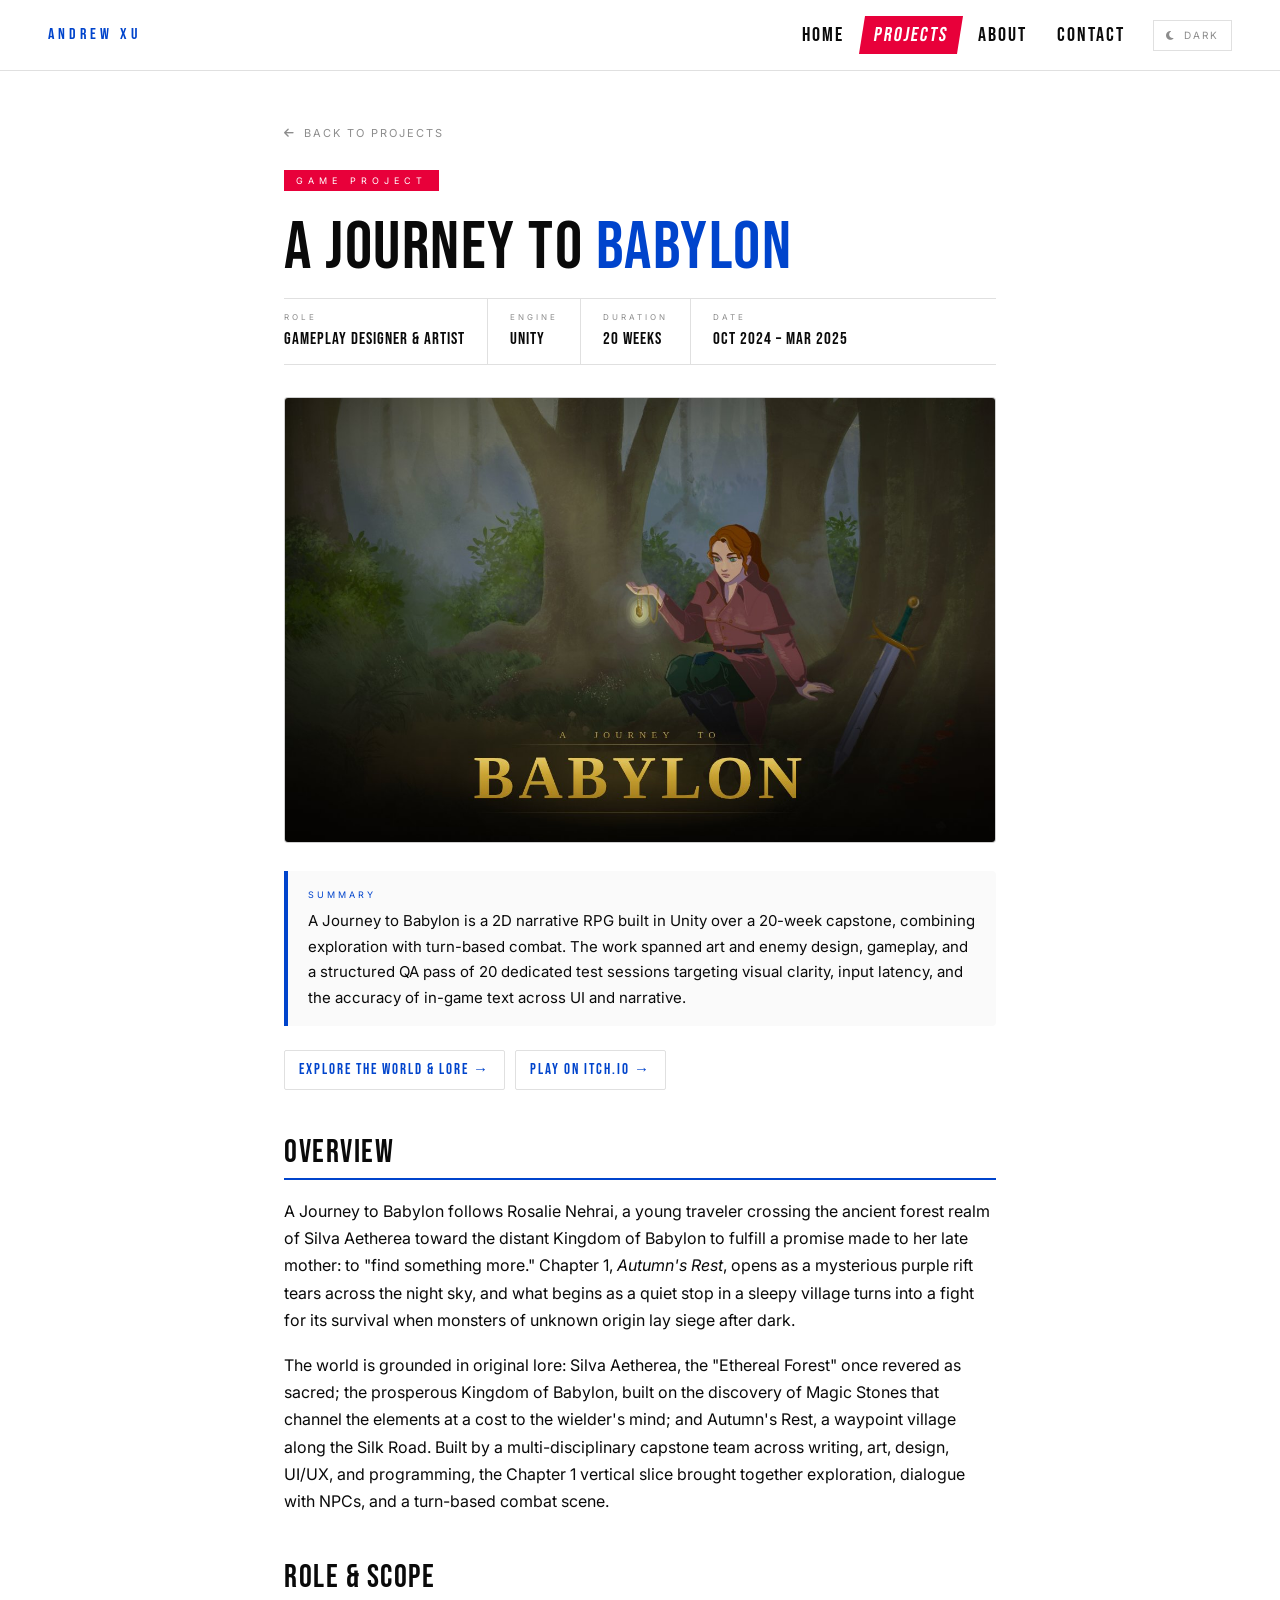
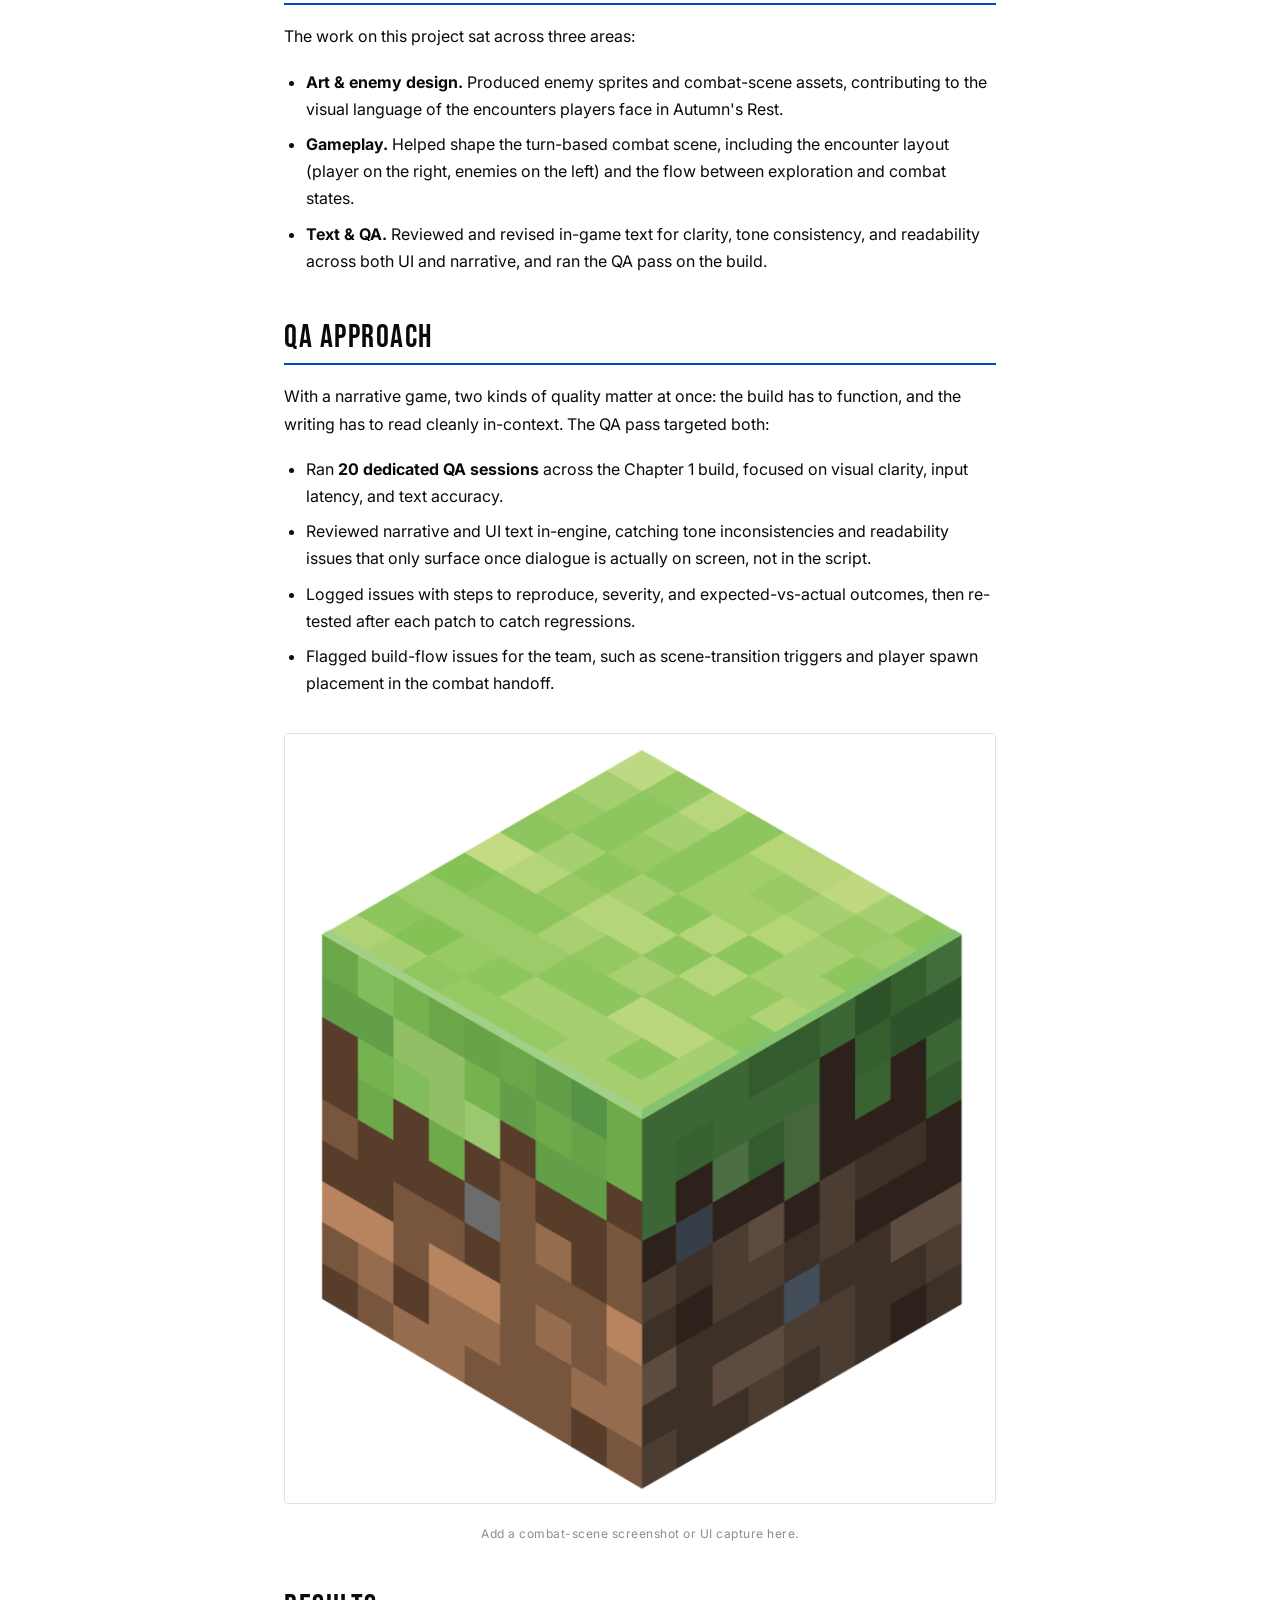
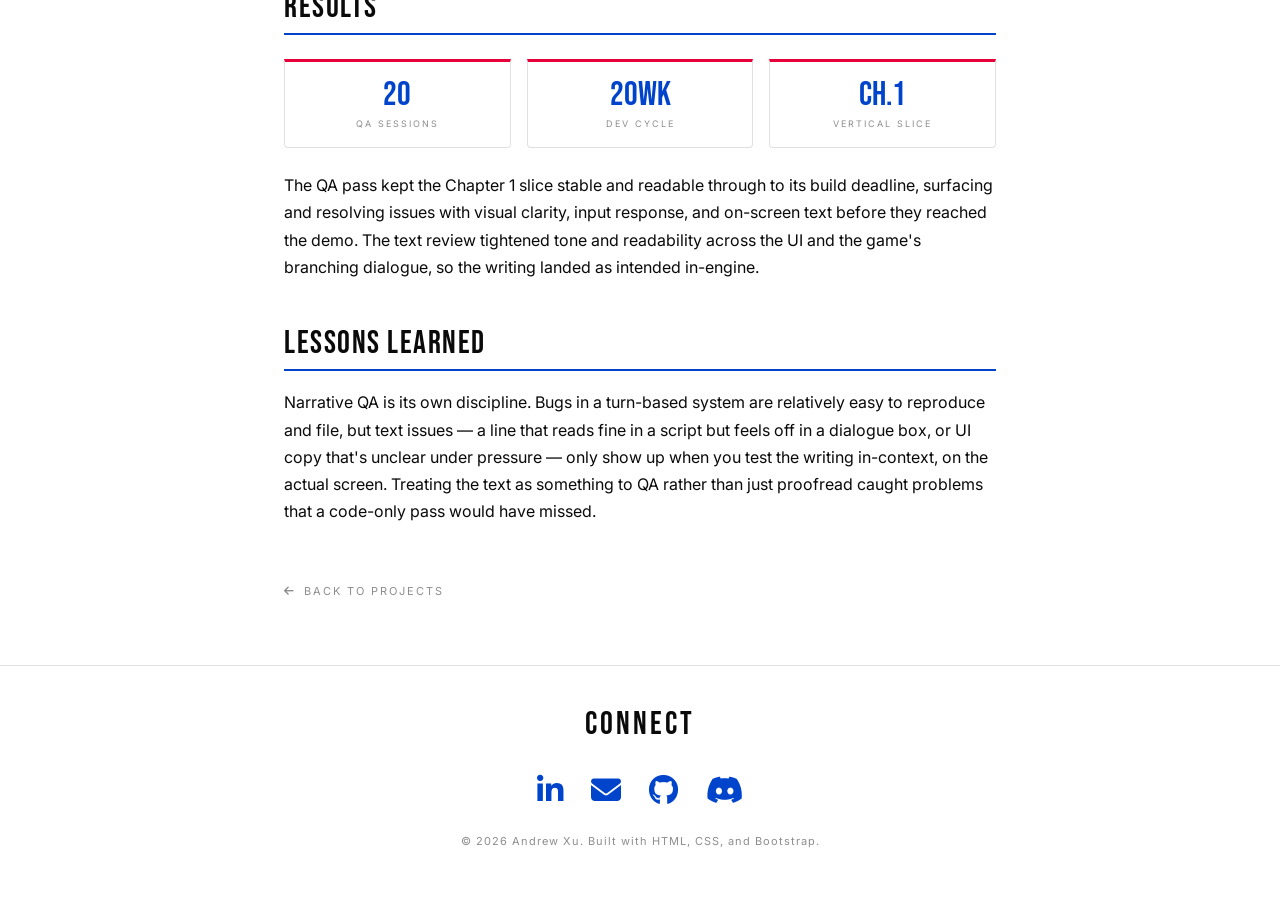
<file: case-study-journey-to-babylon.html>
<!doctype html>
<html lang="en">

<head>
  <meta charset="utf-8">
  <meta name="viewport" content="width=device-width, initial-scale=1">
  <meta name="author" content="Andrew Xu">
  <meta name="description" content="Case study: QA &amp; gameplay design on A Journey to Babylon.">
  <title>Andrew Xu | A Journey to Babylon</title>

  <script>
    (function () {
      try { if (localStorage.getItem('theme') === 'dark') document.documentElement.classList.add('dark'); } catch (e) {}
    })();
  </script>

  <link rel="preconnect" href="https://fonts.googleapis.com">
  <link rel="preconnect" href="https://fonts.gstatic.com" crossorigin>
  <link href="https://fonts.googleapis.com/css2?family=Bebas+Neue&family=Inter:wght@400;500;700;900&display=swap" rel="stylesheet">
  <link rel="stylesheet" href="https://cdn.jsdelivr.net/npm/bootstrap@5.3.3/dist/css/bootstrap.min.css"
    integrity="sha384-QWTKZyjpPEjISv5WaRU9OFeRpok6YctnYmDr5pNlyT2bRjXh0JMhjY6hW+ALEwIH"
    crossorigin="anonymous">
  <link rel="stylesheet" href="https://cdnjs.cloudflare.com/ajax/libs/font-awesome/6.5.1/css/all.min.css"
    integrity="sha512-DTOQO9RWCH3ppGqcWaEA1BIZOC6xxalwEsw9c2QQeAIftl+Vegovlnee1c9QX4TctnWMn13TZye+giMm8e2LwA=="
    crossorigin="anonymous" referrerpolicy="no-referrer">
  <link rel="stylesheet" href="style.css">
</head>

<body>
  <header>
    <nav class="site-nav" aria-label="Main navigation">
      <a class="brand" href="index.html">ANDREW XU</a>
      <div class="links">
        <a href="index.html">HOME</a>
        <a class="active" aria-current="page" href="projects.html">PROJECTS</a>
        <a href="aboutme.html">ABOUT</a>
        <a href="contact.html">CONTACT</a>
        <button class="theme-toggle" id="themeToggle" aria-label="Toggle dark mode" style="margin-left:10px;">
          <span class="fa-solid fa-moon" id="themeIcon" aria-hidden="true"></span>
          <span id="themeLabel">Dark</span>
        </button>
      </div>
    </nav>
  </header>

  <article class="article">
    <a class="back-link" href="projects.html">
      <span class="fa-solid fa-arrow-left" aria-hidden="true"></span> Back to Projects
    </a>

    <header class="article-head">
      <span class="page-kicker">Game Project</span>
      <h1 class="article-title">A Journey to <span>Babylon</span></h1>

      <div class="article-meta">
        <div class="meta-item">
          <span class="meta-label">Role</span>
          <span class="meta-value">Gameplay Designer &amp; Artist</span>
        </div>
        <div class="meta-item">
          <span class="meta-label">Engine</span>
          <span class="meta-value">Unity</span>
        </div>
        <div class="meta-item">
          <span class="meta-label">Duration</span>
          <span class="meta-value">20 Weeks</span>
        </div>
        <div class="meta-item">
          <span class="meta-label">Date</span>
          <span class="meta-value">Oct 2024 – Mar 2025</span>
        </div>
      </div>
    </header>

    <img class="article-hero" src="images/babylon-hero.jpg" alt="A Journey to Babylon title art: Rosalie kneeling in a moonlit forest holding a glowing pendant">

    <div class="article-body">

      <div class="callout">
        <span class="callout-label">Summary</span>
        <p>A Journey to Babylon is a 2D narrative RPG built in Unity over a 20-week capstone, combining exploration with turn-based combat. The work spanned art and enemy design, gameplay, and a structured QA pass of 20 dedicated test sessions targeting visual clarity, input latency, and the accuracy of in-game text across UI and narrative.</p>
      </div>

      <div style="display:flex;flex-wrap:wrap;gap:10px;margin:0 0 8px;">
        <a class="p3-btn" href="lore-babylon.html" style="margin:0;">Explore the World &amp; Lore &rarr;</a>
        <a class="p3-btn" href="https://[your-username].itch.io/[your-game]" target="_blank" rel="noopener noreferrer" style="margin:0;">Play on itch.io &rarr;</a>
      </div>

      <h2>Overview</h2>
      <p>
        A Journey to Babylon follows Rosalie Nehrai, a young traveler crossing the ancient forest realm of Silva Aetherea toward the distant Kingdom of Babylon to fulfill a promise made to her late mother: to "find something more." Chapter 1, <em>Autumn's Rest</em>, opens as a mysterious purple rift tears across the night sky, and what begins as a quiet stop in a sleepy village turns into a fight for its survival when monsters of unknown origin lay siege after dark.
      </p>
      <p>
        The world is grounded in original lore: Silva Aetherea, the "Ethereal Forest" once revered as sacred; the prosperous Kingdom of Babylon, built on the discovery of Magic Stones that channel the elements at a cost to the wielder's mind; and Autumn's Rest, a waypoint village along the Silk Road. Built by a multi-disciplinary capstone team across writing, art, design, UI/UX, and programming, the Chapter 1 vertical slice brought together exploration, dialogue with NPCs, and a turn-based combat scene.
      </p>

      <h2>Role &amp; Scope</h2>
      <p>
        The work on this project sat across three areas:
      </p>
      <ul>
        <li><strong>Art &amp; enemy design.</strong> Produced enemy sprites and combat-scene assets, contributing to the visual language of the encounters players face in Autumn's Rest.</li>
        <li><strong>Gameplay.</strong> Helped shape the turn-based combat scene, including the encounter layout (player on the right, enemies on the left) and the flow between exploration and combat states.</li>
        <li><strong>Text &amp; QA.</strong> Reviewed and revised in-game text for clarity, tone consistency, and readability across both UI and narrative, and ran the QA pass on the build.</li>
      </ul>

      <h2>QA Approach</h2>
      <p>
        With a narrative game, two kinds of quality matter at once: the build has to function, and the writing has to read cleanly in-context. The QA pass targeted both:
      </p>
      <ul>
        <li>Ran <strong>20 dedicated QA sessions</strong> across the Chapter 1 build, focused on visual clarity, input latency, and text accuracy.</li>
        <li>Reviewed narrative and UI text in-engine, catching tone inconsistencies and readability issues that only surface once dialogue is actually on screen, not in the script.</li>
        <li>Logged issues with steps to reproduce, severity, and expected-vs-actual outcomes, then re-tested after each patch to catch regressions.</li>
        <li>Flagged build-flow issues for the team, such as scene-transition triggers and player spawn placement in the combat handoff.</li>
      </ul>

      <figure>
        <img src="images/game.png" alt="A Journey to Babylon combat scene or UI screenshot">
        <figcaption>Add a combat-scene screenshot or UI capture here.</figcaption>
      </figure>

      <h2>Results</h2>
      <div class="result-strip">
        <div class="result"><div class="r-num">20</div><div class="r-lbl">QA Sessions</div></div>
        <div class="result"><div class="r-num">20wk</div><div class="r-lbl">Dev Cycle</div></div>
        <div class="result"><div class="r-num">Ch.1</div><div class="r-lbl">Vertical Slice</div></div>
      </div>
      <p>
        The QA pass kept the Chapter 1 slice stable and readable through to its build deadline, surfacing and resolving issues with visual clarity, input response, and on-screen text before they reached the demo. The text review tightened tone and readability across the UI and the game's branching dialogue, so the writing landed as intended in-engine.
      </p>

      <h2>Lessons Learned</h2>
      <p>
        Narrative QA is its own discipline. Bugs in a turn-based system are relatively easy to reproduce and file, but text issues — a line that reads fine in a script but feels off in a dialogue box, or UI copy that's unclear under pressure — only show up when you test the writing in-context, on the actual screen. Treating the text as something to QA rather than just proofread caught problems that a code-only pass would have missed.
      </p>
    </div>

    <a class="back-link" href="projects.html" style="margin:40px 0 0;">
      <span class="fa-solid fa-arrow-left" aria-hidden="true"></span> Back to Projects
    </a>
  </article>

  <footer class="site-foot">
    <h2>Connect</h2>
    <div class="social">
      <a href="https://www.linkedin.com/in/andrew-l-xuu/" target="_blank" aria-label="LinkedIn">
        <span class="fa-brands fa-linkedin-in" aria-hidden="true"></span>
      </a>
      <a href="mailto:andrew.l.xuu@gmail.com" aria-label="Email Andrew Xu">
        <span class="fa-solid fa-envelope" aria-hidden="true"></span>
      </a>
      <a href="https://github.com/andrewxuu" target="_blank" aria-label="GitHub">
        <span class="fa-brands fa-github" aria-hidden="true"></span>
      </a>
      <a href="https://discord.com/users/377968184894160897" target="_blank" aria-label="Discord">
        <span class="fa-brands fa-discord" aria-hidden="true"></span>
      </a>
    </div>
    <p class="copyright">&copy; 2026 Andrew Xu. Built with HTML, CSS, and Bootstrap.</p>
  </footer>

  <script src="https://cdn.jsdelivr.net/npm/bootstrap@5.3.3/dist/js/bootstrap.bundle.min.js"
    integrity="sha384-YvpcrYf0tY3lHB60NNkmXc5s9fDVZLESaAA55NDzOxhy9GkcIdslK1eN7N6jIeHz"
    crossorigin="anonymous"></script>
  <script>
    (function () {
      var root = document.documentElement;
      var btn = document.getElementById('themeToggle');
      var icon = document.getElementById('themeIcon');
      var label = document.getElementById('themeLabel');
      function sync() {
        var dark = root.classList.contains('dark');
        label.textContent = dark ? 'Light' : 'Dark';
        icon.className = dark ? 'fa-solid fa-sun' : 'fa-solid fa-moon';
      }
      sync();
      btn.addEventListener('click', function () {
        root.classList.toggle('dark');
        try { localStorage.setItem('theme', root.classList.contains('dark') ? 'dark' : 'light'); } catch (e) {}
        sync();
      });
    })();
  </script>
</body>
</html>
</file>
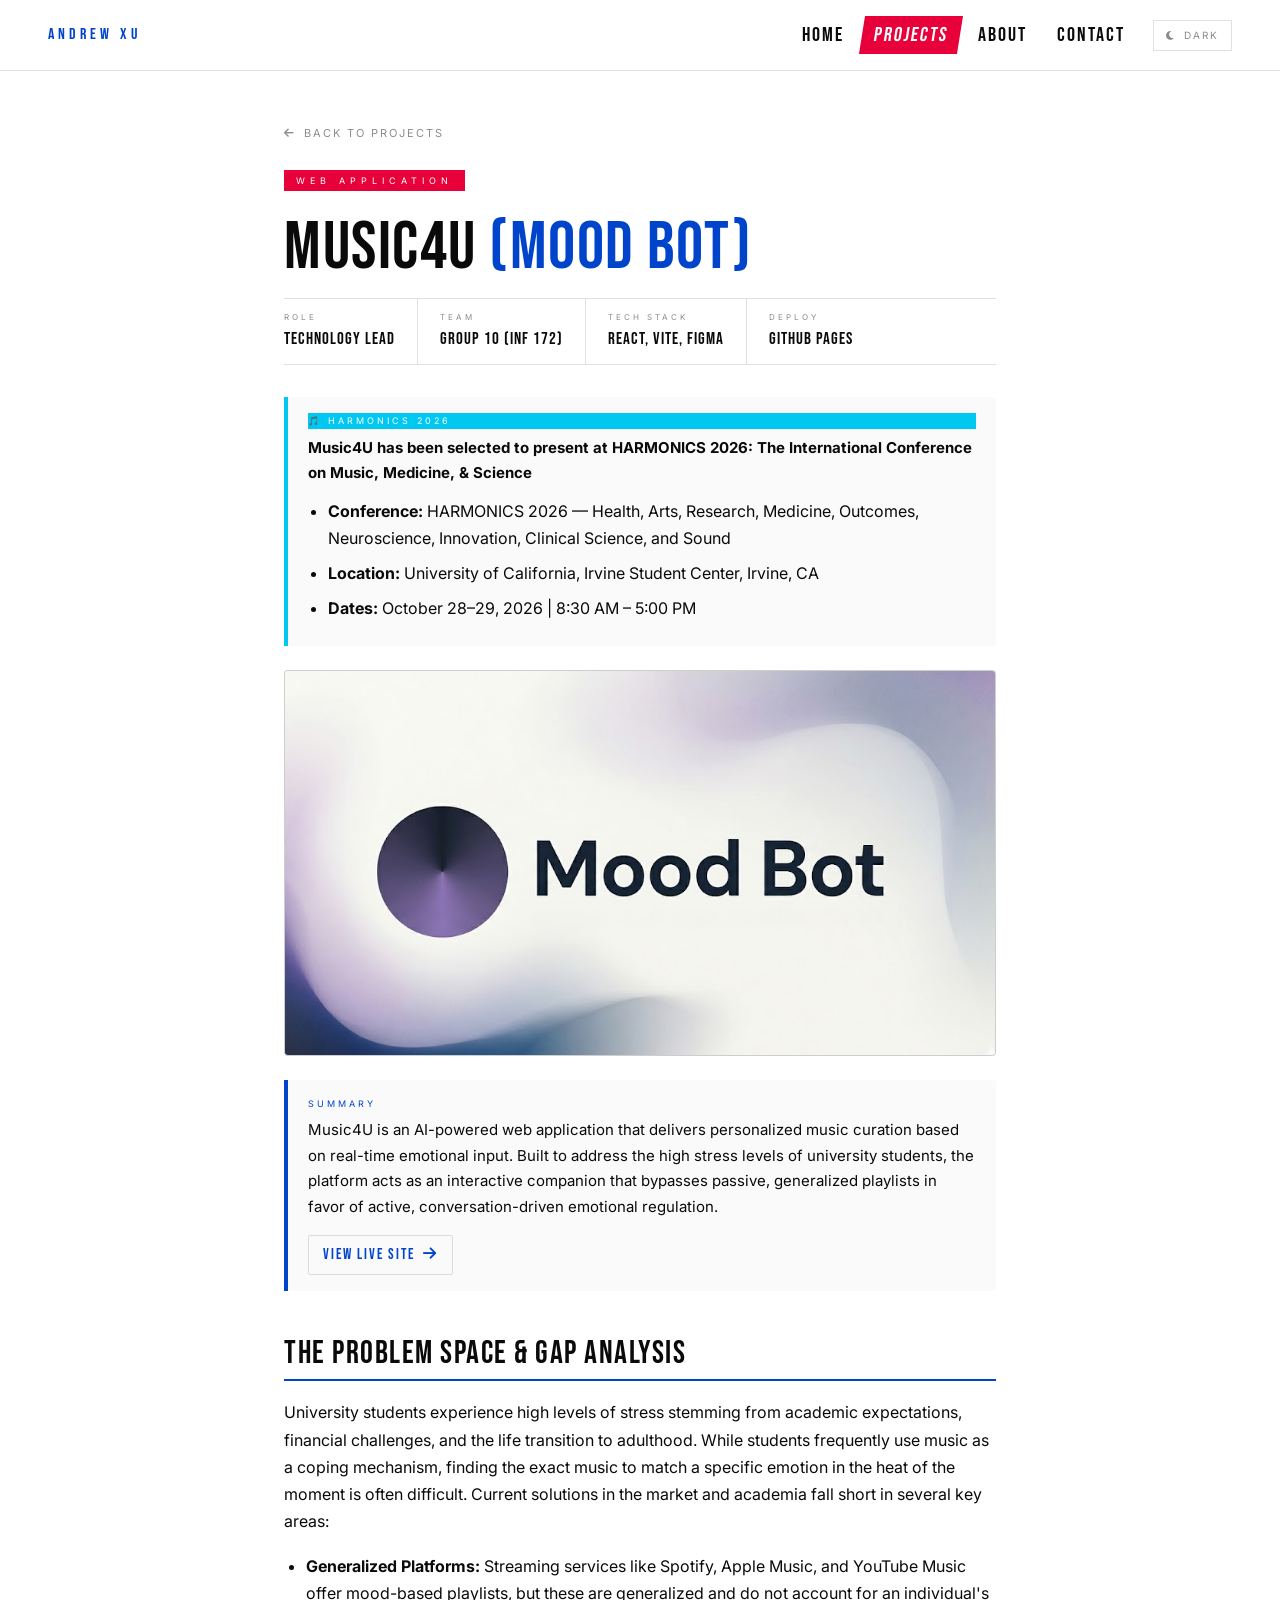
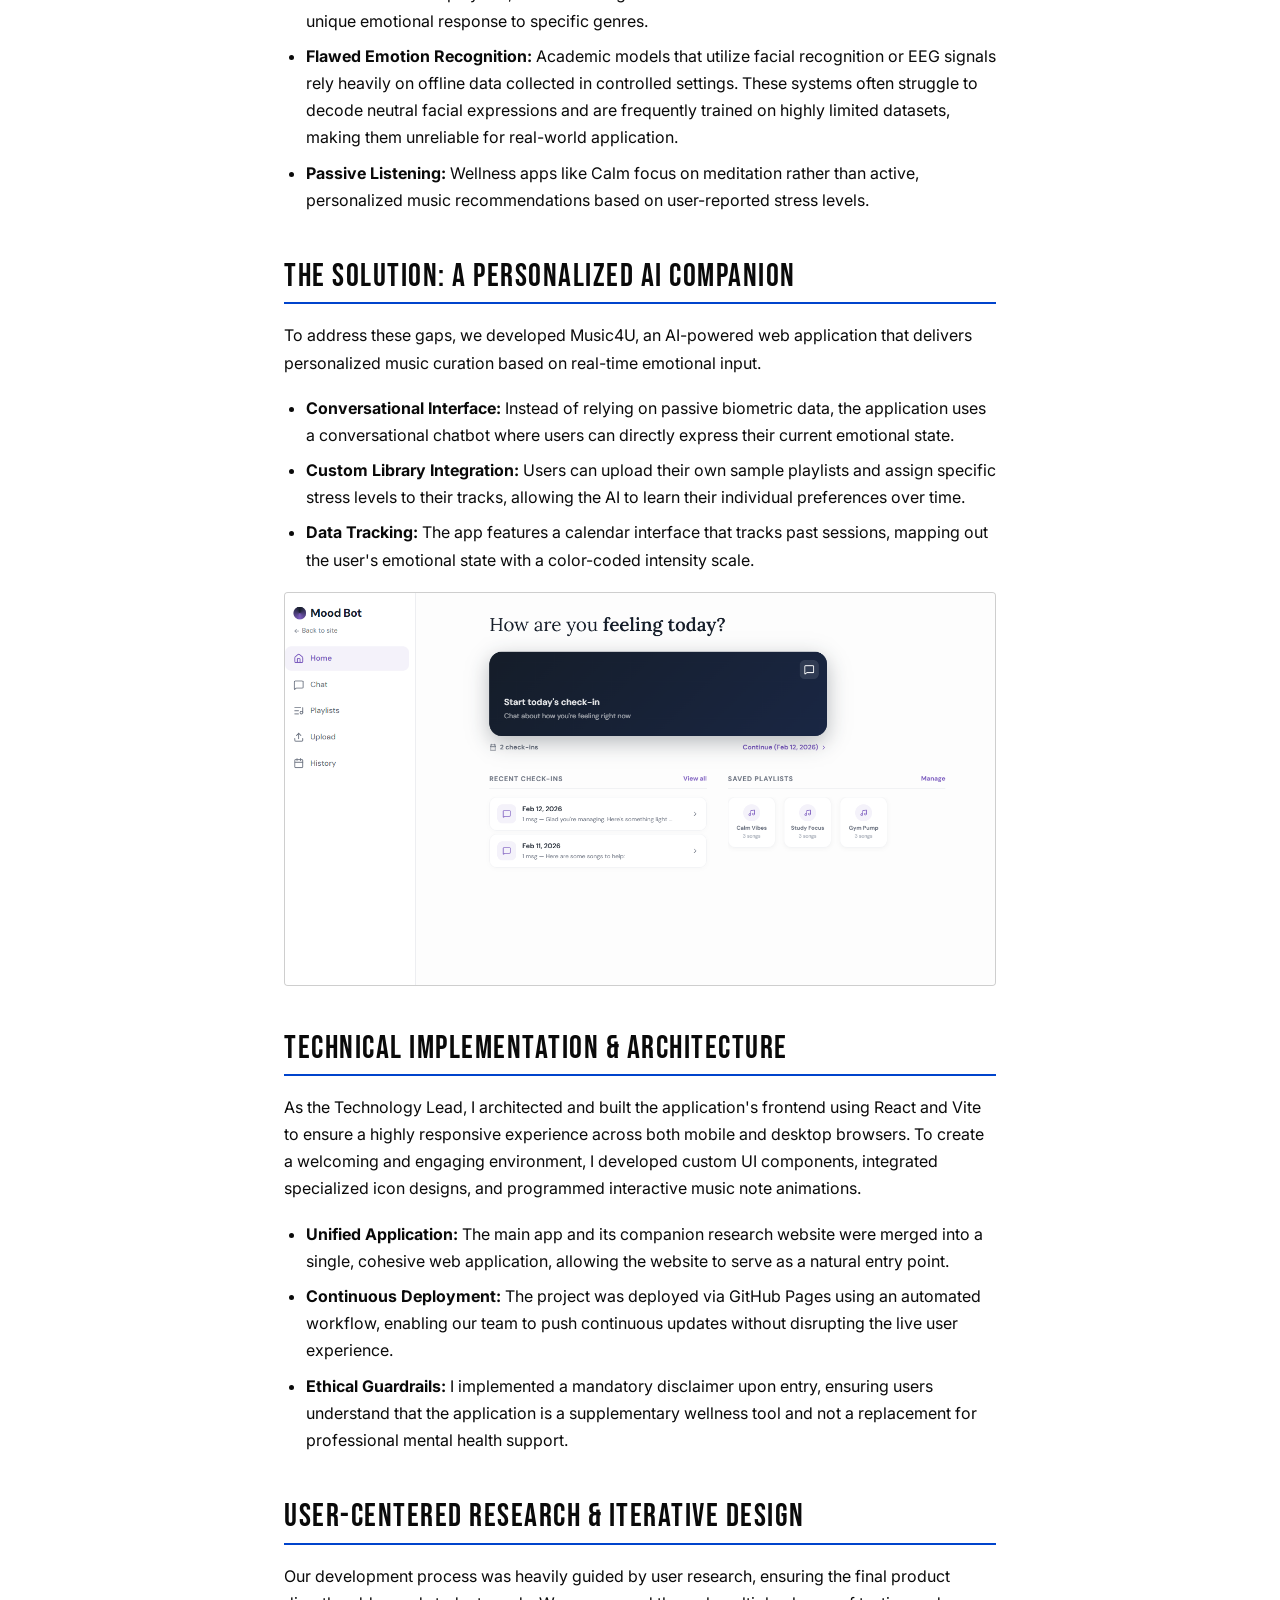
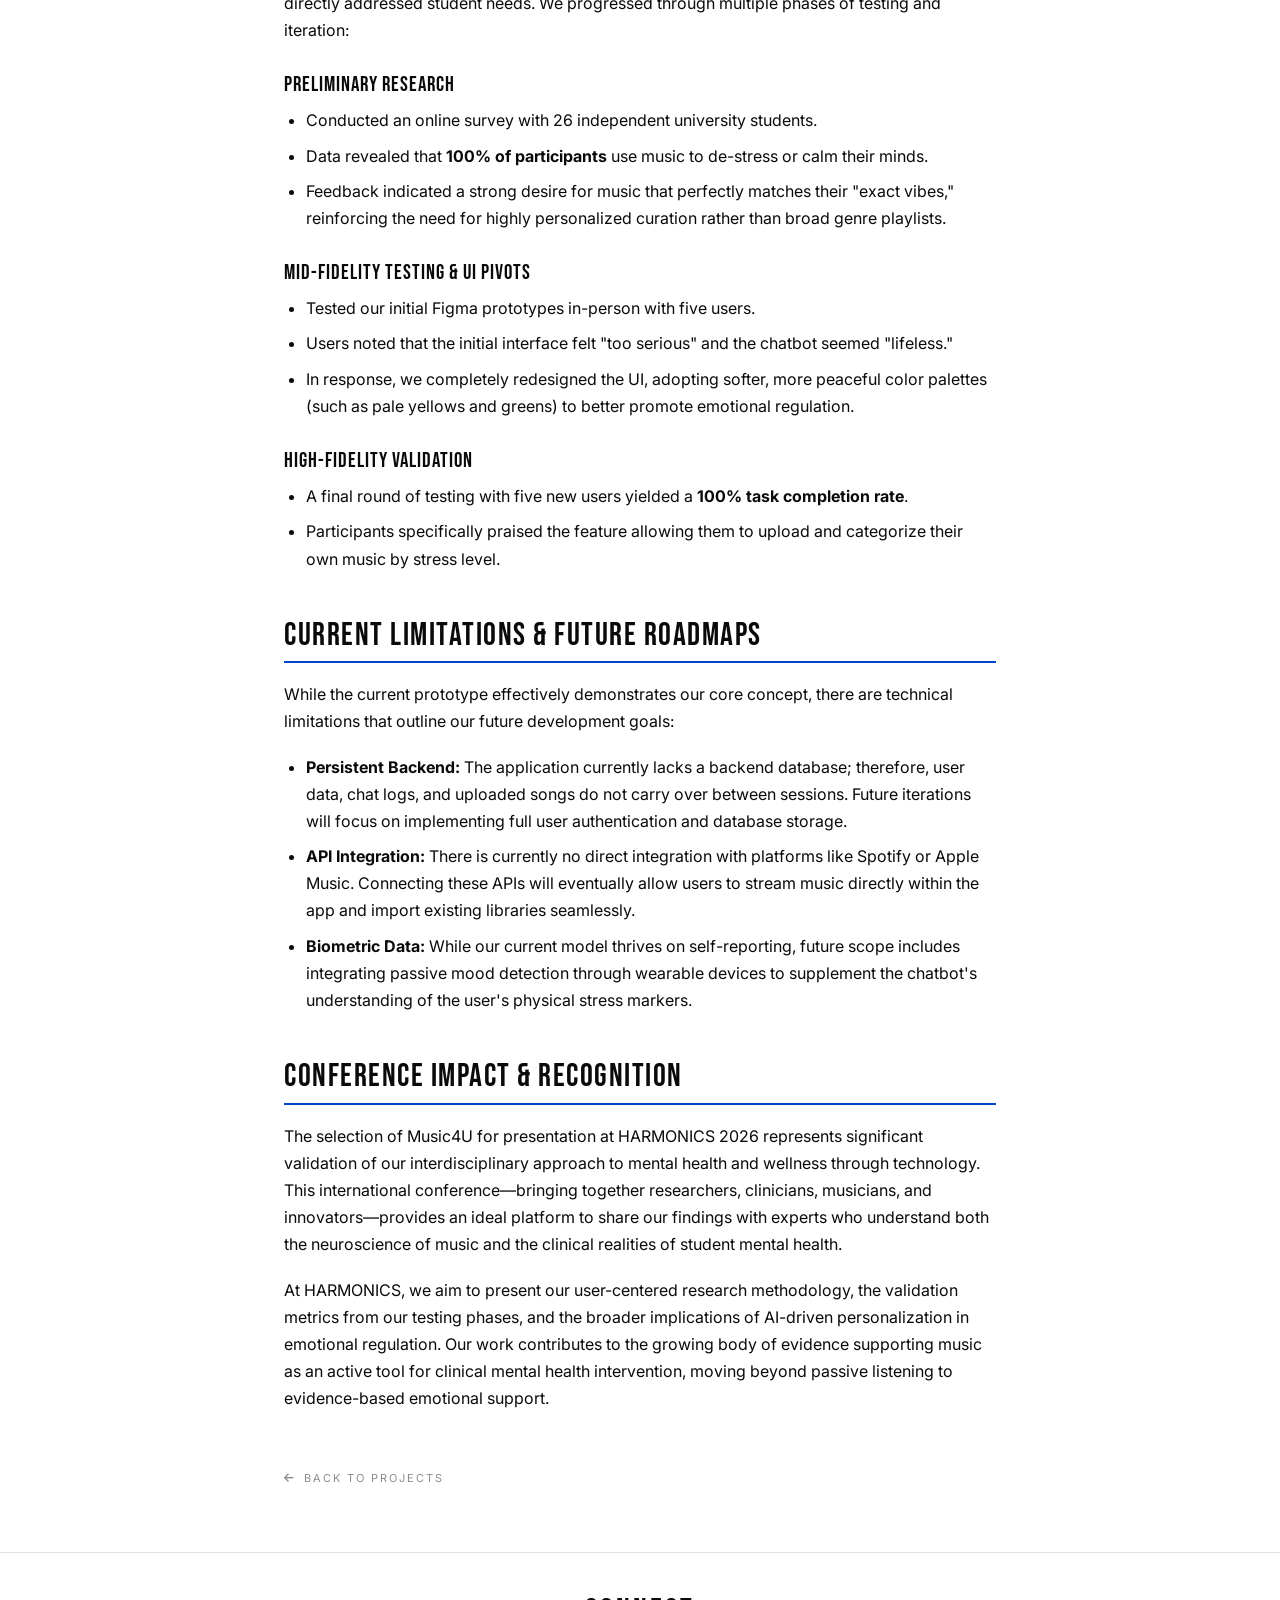
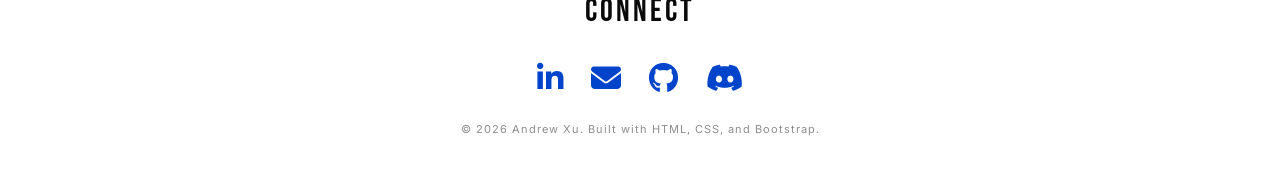
<file: case-study-moodbot.html>
<!doctype html>
<html lang="en">

<head>
  <meta charset="utf-8">
  <meta name="viewport" content="width=device-width, initial-scale=1">
  <meta name="author" content="Andrew Xu">
  <meta name="description" content="Case study: Technical leadership, architecture, and user-centered design for Music4U, an AI-powered mood and music curation web application.">
  <title>Andrew Xu | Music4U</title>

  <script>
    (function () {
      try { if (localStorage.getItem('theme') === 'dark') document.documentElement.classList.add('dark'); } catch (e) {}
    })();
  </script>

  <link rel="preconnect" href="https://fonts.googleapis.com">
  <link rel="preconnect" href="https://fonts.gstatic.com" crossorigin>
  <link href="https://fonts.googleapis.com/css2?family=Bebas+Neue&family=Inter:wght@400;500;700;900&display=swap" rel="stylesheet">
  <link rel="stylesheet" href="https://cdn.jsdelivr.net/npm/bootstrap@5.3.3/dist/css/bootstrap.min.css"
    integrity="sha384-QWTKZyjpPEjISv5WaRU9OFeRpok6YctnYmDr5pNlyT2bRjXh0JMhjY6hW+ALEwIH"
    crossorigin="anonymous">
  <link rel="stylesheet" href="https://cdnjs.cloudflare.com/ajax/libs/font-awesome/6.5.1/css/all.min.css"
    integrity="sha512-DTOQO9RWCH3ppGqcWaEA1BIZOC6xxalwEsw9c2QQeAIftl+Vegovlnee1c9QX4TctnWMn13TZye+giMm8e2LwA=="
    crossorigin="anonymous" referrerpolicy="no-referrer">
  <link rel="stylesheet" href="style.css">
</head>

<body>
  <header>
    <nav class="site-nav" aria-label="Main navigation">
      <a class="brand" href="index.html">ANDREW XU</a>
      <div class="links">
        <a href="index.html">HOME</a>
        <a class="active" aria-current="page" href="projects.html">PROJECTS</a>
        <a href="aboutme.html">ABOUT</a>
        <a href="contact.html">CONTACT</a>
        <button class="theme-toggle" id="themeToggle" aria-label="Toggle dark mode" style="margin-left:10px;">
          <span class="fa-solid fa-moon" id="themeIcon" aria-hidden="true"></span>
          <span id="themeLabel">Dark</span>
        </button>
      </div>
    </nav>
  </header>

  <article class="article">
    <a class="back-link" href="projects.html">
      <span class="fa-solid fa-arrow-left" aria-hidden="true"></span> Back to Projects
    </a>

    <header class="article-head">
      <span class="page-kicker">Web Application</span>
      <h1 class="article-title">Music4U <span>(Mood Bot)</span></h1>

      <div class="article-meta">
        <div class="meta-item">
          <span class="meta-label">Role</span>
          <span class="meta-value">Technology Lead</span>
        </div>
        <div class="meta-item">
          <span class="meta-label">Team</span>
          <span class="meta-value">Group 10 (INF 172)</span>
        </div>
        <div class="meta-item">
          <span class="meta-label">Tech Stack</span>
          <span class="meta-value">React, Vite, Figma</span>
        </div>
        <div class="meta-item">
          <span class="meta-label">Deploy</span>
          <span class="meta-value">GitHub Pages</span>
        </div>
      </div>
    </header>

    <div class="article-body">

      <div class="callout" style="background: var(--surface); border-left: 4px solid var(--cyan);">
        <span class="callout-label" style="background: var(--cyan); color: var(--bg);">🎵 HARMONICS 2026</span>
        <p><strong>Music4U has been selected to present at HARMONICS 2026: The International Conference on Music, Medicine, & Science</strong></p>
        <ul style="margin: 12px 0 0; padding-left: 20px;">
          <li><strong>Conference:</strong> HARMONICS 2026 — Health, Arts, Research, Medicine, Outcomes, Neuroscience, Innovation, Clinical Science, and Sound</li>
          <li><strong>Location:</strong> University of California, Irvine Student Center, Irvine, CA</li>
          <li><strong>Dates:</strong> October 28–29, 2026 | 8:30 AM – 5:00 PM</li>
        </ul>
      </div>


      <img src="images/moodbot-cover.png" alt="index image of app" class="article-hero">

      <div class="callout">
        <span class="callout-label">Summary</span>
        <p>Music4U is an AI-powered web application that delivers personalized music curation based on real-time emotional input. Built to address the high stress levels of university students, the platform acts as an interactive companion that bypasses passive, generalized playlists in favor of active, conversation-driven emotional regulation.</p>
        <a href="https://andrewxuu.github.io/moodapp/" target="_blank" rel="noopener noreferrer" class="p3-btn" style="margin-top: 16px;">
          View Live Site <span class="fa-solid fa-arrow-right" style="margin-left:4px;" aria-hidden="true"></span>
        </a>
      </div>

      <h2>The Problem Space & Gap Analysis</h2>
      <p>
        University students experience high levels of stress stemming from academic expectations, financial challenges, and the life transition to adulthood. While students frequently use music as a coping mechanism, finding the exact music to match a specific emotion in the heat of the moment is often difficult. Current solutions in the market and academia fall short in several key areas:
      </p>
      <ul>
        <li><strong>Generalized Platforms:</strong> Streaming services like Spotify, Apple Music, and YouTube Music offer mood-based playlists, but these are generalized and do not account for an individual's unique emotional response to specific genres.</li>
        <li><strong>Flawed Emotion Recognition:</strong> Academic models that utilize facial recognition or EEG signals rely heavily on offline data collected in controlled settings. These systems often struggle to decode neutral facial expressions and are frequently trained on highly limited datasets, making them unreliable for real-world application.</li>
        <li><strong>Passive Listening:</strong> Wellness apps like Calm focus on meditation rather than active, personalized music recommendations based on user-reported stress levels.</li>
      </ul>

      <h2>The Solution: A Personalized AI Companion</h2>
      <p>
        To address these gaps, we developed Music4U, an AI-powered web application that delivers personalized music curation based on real-time emotional input.
      </p>
      <ul>
        <li><strong>Conversational Interface:</strong> Instead of relying on passive biometric data, the application uses a conversational chatbot where users can directly express their current emotional state.</li>
        <li><strong>Custom Library Integration:</strong> Users can upload their own sample playlists and assign specific stress levels to their tracks, allowing the AI to learn their individual preferences over time.</li>
        <li><strong>Data Tracking:</strong> The app features a calendar interface that tracks past sessions, mapping out the user's emotional state with a color-coded intensity scale.</li>
      </ul>

      <img src="images/moodbot-index.png" alt="index image of app" class="article-hero">


      <h2>Technical Implementation & Architecture</h2>
      <p>
        As the Technology Lead, I architected and built the application's frontend using React and Vite to ensure a highly responsive experience across both mobile and desktop browsers. To create a welcoming and engaging environment, I developed custom UI components, integrated specialized icon designs, and programmed interactive music note animations.
      </p>
      <ul>
        <li><strong>Unified Application:</strong> The main app and its companion research website were merged into a single, cohesive web application, allowing the website to serve as a natural entry point.</li>
        <li><strong>Continuous Deployment:</strong> The project was deployed via GitHub Pages using an automated workflow, enabling our team to push continuous updates without disrupting the live user experience.</li>
        <li><strong>Ethical Guardrails:</strong> I implemented a mandatory disclaimer upon entry, ensuring users understand that the application is a supplementary wellness tool and not a replacement for professional mental health support.</li>
      </ul>

      <h2>User-Centered Research & Iterative Design</h2>
      <p>
        Our development process was heavily guided by user research, ensuring the final product directly addressed student needs. We progressed through multiple phases of testing and iteration:
      </p>

      <h3>Preliminary Research</h3>
      <ul>
        <li>Conducted an online survey with 26 independent university students.</li>
        <li>Data revealed that <strong>100% of participants</strong> use music to de-stress or calm their minds.</li>
        <li>Feedback indicated a strong desire for music that perfectly matches their "exact vibes," reinforcing the need for highly personalized curation rather than broad genre playlists.</li>
      </ul>

      <h3>Mid-Fidelity Testing & UI Pivots</h3>
      <ul>
        <li>Tested our initial Figma prototypes in-person with five users.</li>
        <li>Users noted that the initial interface felt "too serious" and the chatbot seemed "lifeless."</li>
        <li>In response, we completely redesigned the UI, adopting softer, more peaceful color palettes (such as pale yellows and greens) to better promote emotional regulation.</li>
      </ul>

      <h3>High-Fidelity Validation</h3>
      <ul>
        <li>A final round of testing with five new users yielded a <strong>100% task completion rate</strong>.</li>
        <li>Participants specifically praised the feature allowing them to upload and categorize their own music by stress level.</li>
      </ul>

      <h2>Current Limitations & Future Roadmaps</h2>
      <p>
        While the current prototype effectively demonstrates our core concept, there are technical limitations that outline our future development goals:
      </p>
      <ul>
        <li><strong>Persistent Backend:</strong> The application currently lacks a backend database; therefore, user data, chat logs, and uploaded songs do not carry over between sessions. Future iterations will focus on implementing full user authentication and database storage.</li>
        <li><strong>API Integration:</strong> There is currently no direct integration with platforms like Spotify or Apple Music. Connecting these APIs will eventually allow users to stream music directly within the app and import existing libraries seamlessly.</li>
        <li><strong>Biometric Data:</strong> While our current model thrives on self-reporting, future scope includes integrating passive mood detection through wearable devices to supplement the chatbot's understanding of the user's physical stress markers.</li>
      </ul>

      <h2>Conference Impact & Recognition</h2>
      <p>
        The selection of Music4U for presentation at HARMONICS 2026 represents significant validation of our interdisciplinary approach to mental health and wellness through technology. This international conference—bringing together researchers, clinicians, musicians, and innovators—provides an ideal platform to share our findings with experts who understand both the neuroscience of music and the clinical realities of student mental health.
      </p>
      <p>
        At HARMONICS, we aim to present our user-centered research methodology, the validation metrics from our testing phases, and the broader implications of AI-driven personalization in emotional regulation. Our work contributes to the growing body of evidence supporting music as an active tool for clinical mental health intervention, moving beyond passive listening to evidence-based emotional support.
      </p>

    </div>

    <a class="back-link" href="projects.html" style="margin:40px 0 0;">
      <span class="fa-solid fa-arrow-left" aria-hidden="true"></span> Back to Projects
    </a>
  </article>

  <footer class="site-foot">
    <h2>Connect</h2>
    <div class="social">
      <a href="https://www.linkedin.com/in/andrew-l-xuu/" target="_blank" aria-label="LinkedIn">
        <span class="fa-brands fa-linkedin-in" aria-hidden="true"></span>
      </a>
      <a href="mailto:andrew.l.xuu@gmail.com" aria-label="Email Andrew Xu">
        <span class="fa-solid fa-envelope" aria-hidden="true"></span>
      </a>
      <a href="https://github.com/andrewxuu" target="_blank" aria-label="GitHub">
        <span class="fa-brands fa-github" aria-hidden="true"></span>
      </a>
      <a href="https://discord.com/users/377968184894160897" target="_blank" aria-label="Discord">
        <span class="fa-brands fa-discord" aria-hidden="true"></span>
      </a>
    </div>
    <p class="copyright">&copy; 2026 Andrew Xu. Built with HTML, CSS, and Bootstrap.</p>
  </footer>

  <script src="https://cdn.jsdelivr.net/npm/bootstrap@5.3.3/dist/js/bootstrap.bundle.min.js"
    integrity="sha384-YvpcrYf0tY3lHB60NNkmXc5s9fDVZLESaAA55NDzOxhy9GkcIdslK1eN7N6jIeHz"
    crossorigin="anonymous"></script>
  <script>
    (function () {
      var root = document.documentElement;
      var btn = document.getElementById('themeToggle');
      var icon = document.getElementById('themeIcon');
      var label = document.getElementById('themeLabel');
      function sync() {
        var dark = root.classList.contains('dark');
        label.textContent = dark ? 'Light' : 'Dark';
        icon.className = dark ? 'fa-solid fa-sun' : 'fa-solid fa-moon';
      }
      sync();
      btn.addEventListener('click', function () {
        root.classList.toggle('dark');
        try { localStorage.setItem('theme', root.classList.contains('dark') ? 'dark' : 'light'); } catch (e) {}
        sync();
      });
    })();
  </script>
</body>
</html>
</file>
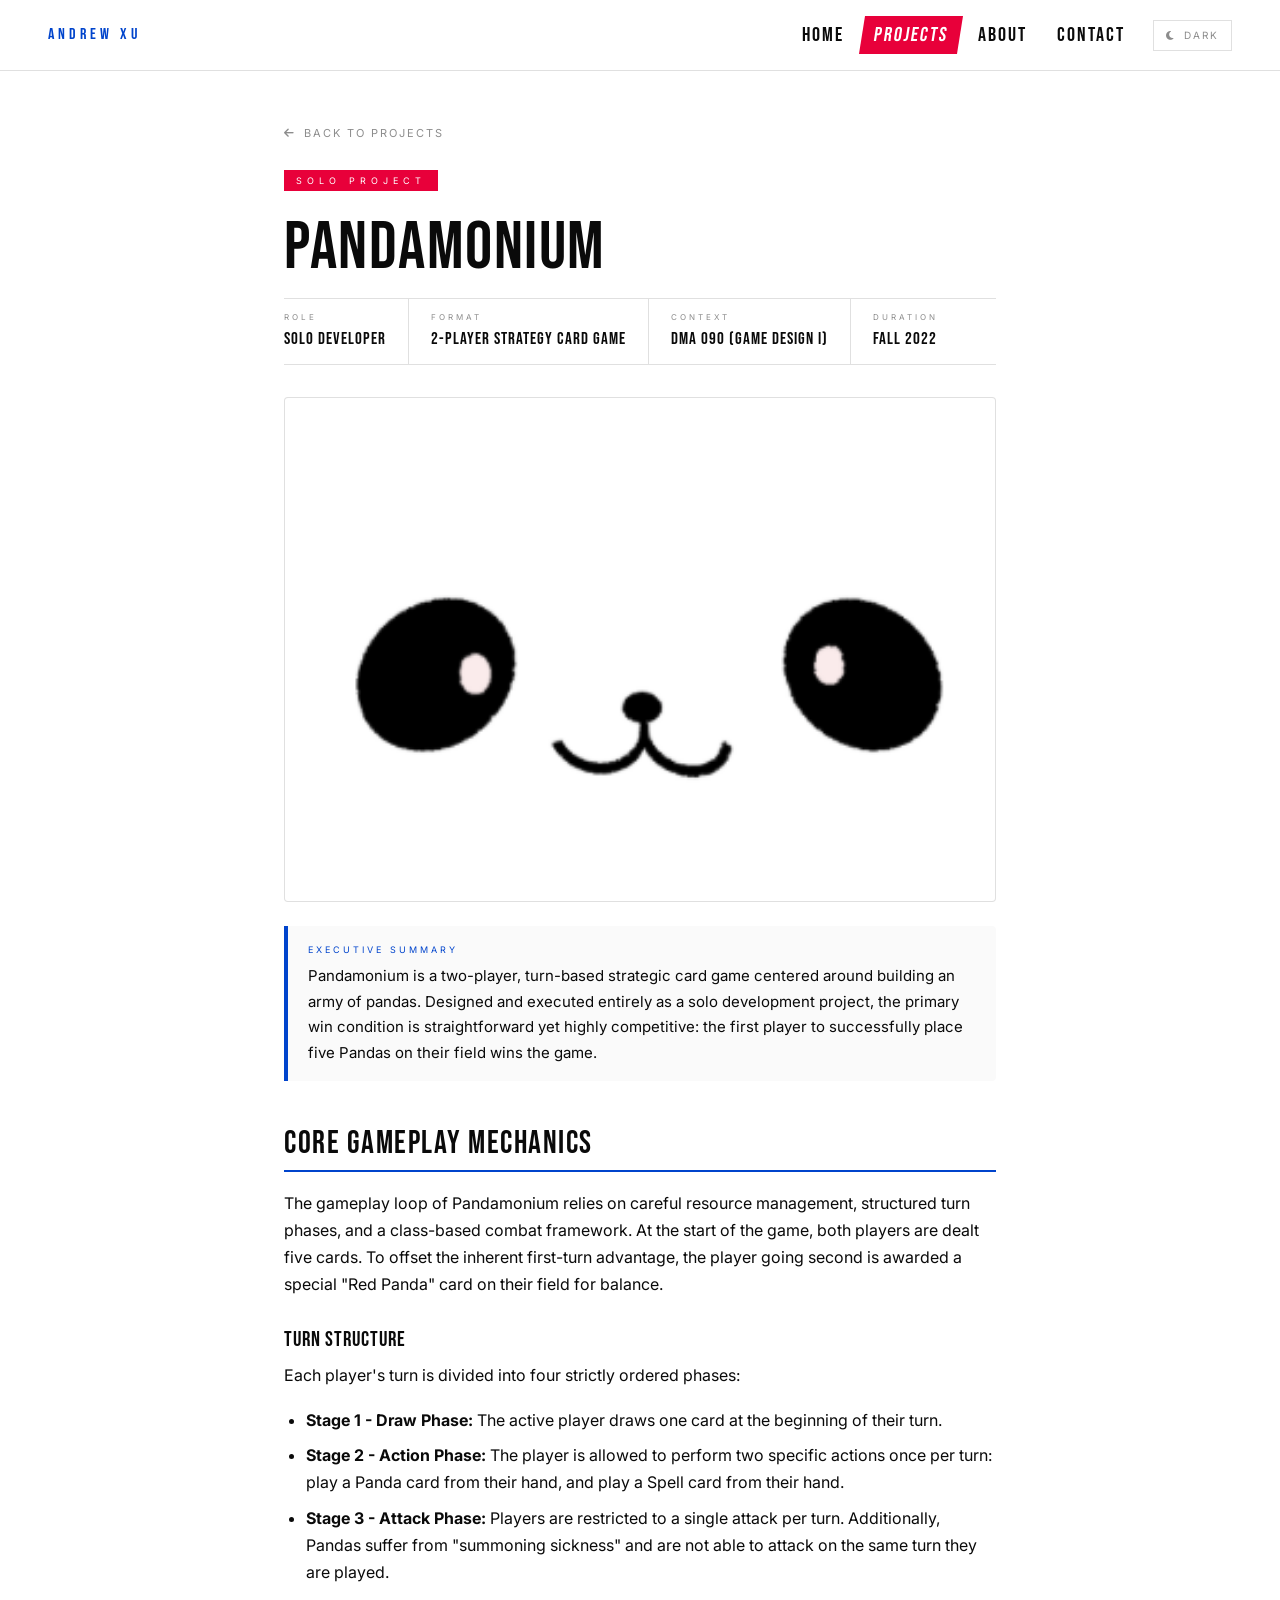
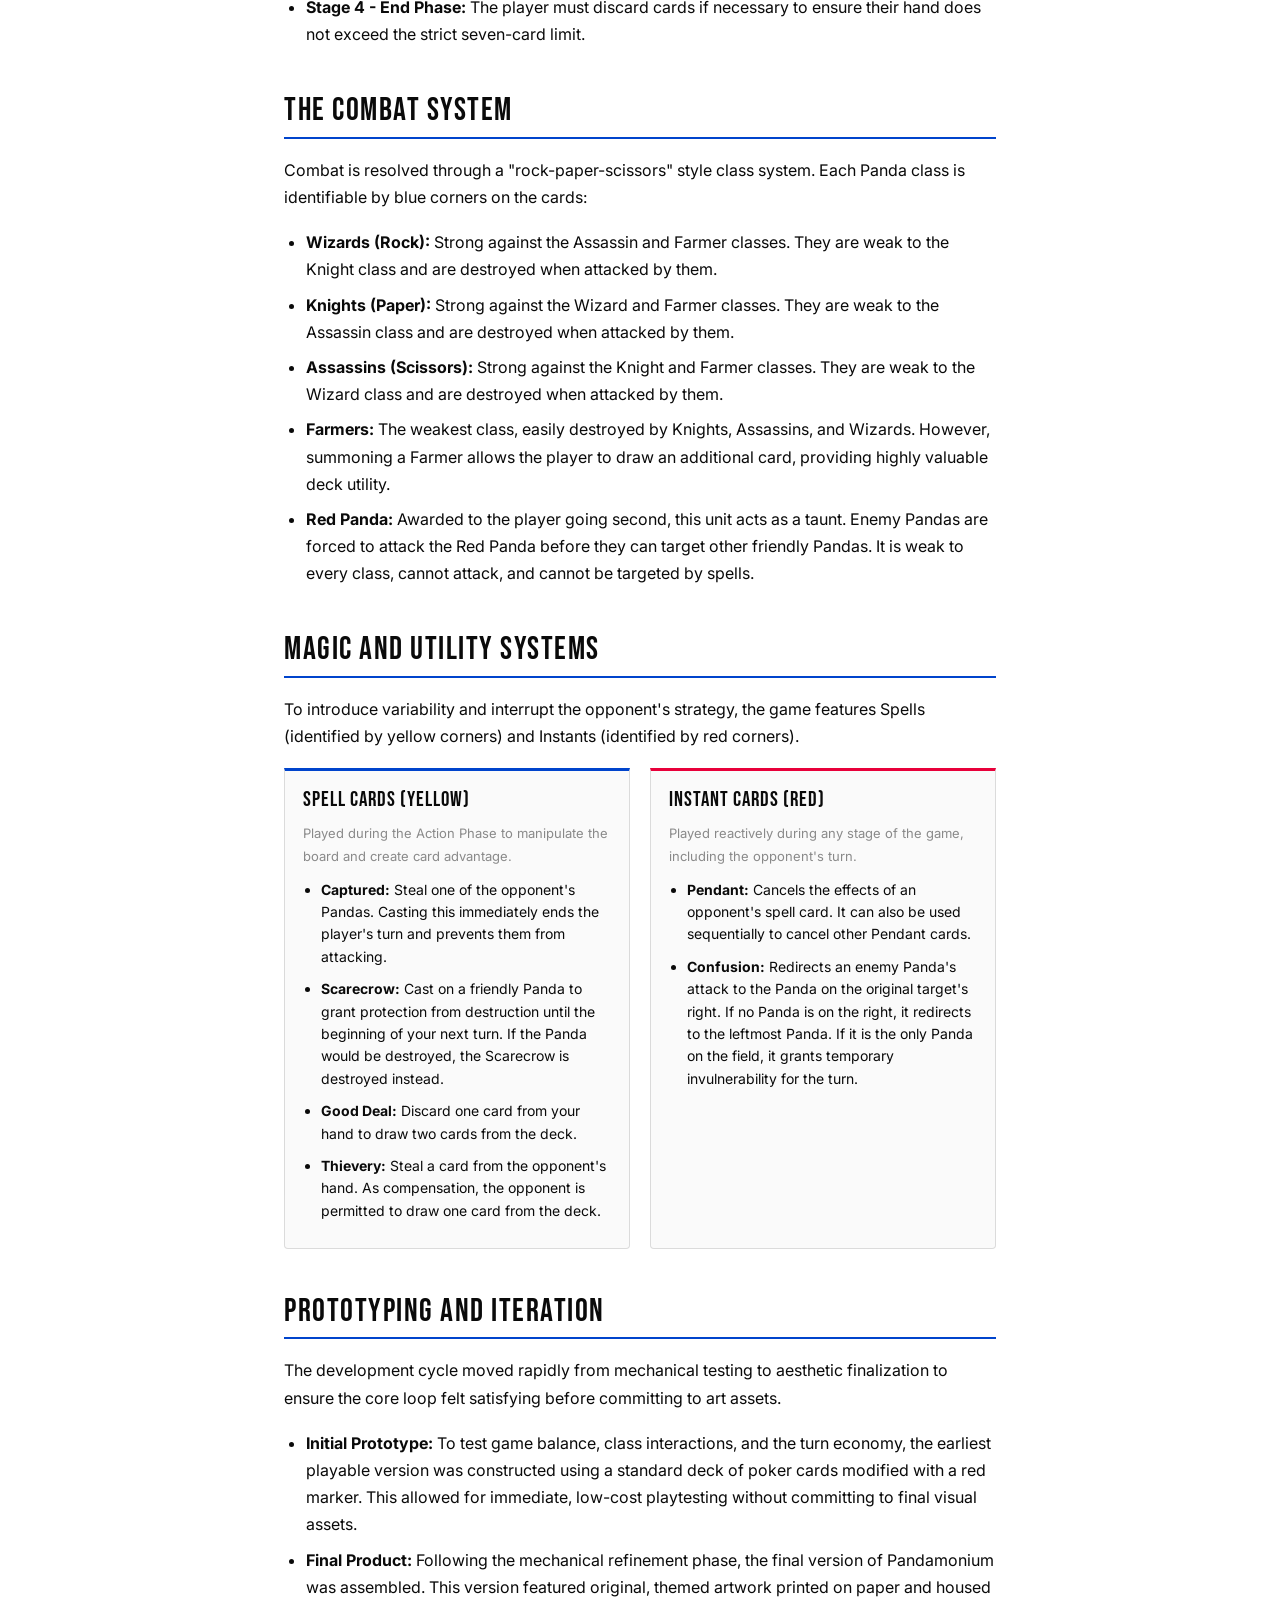
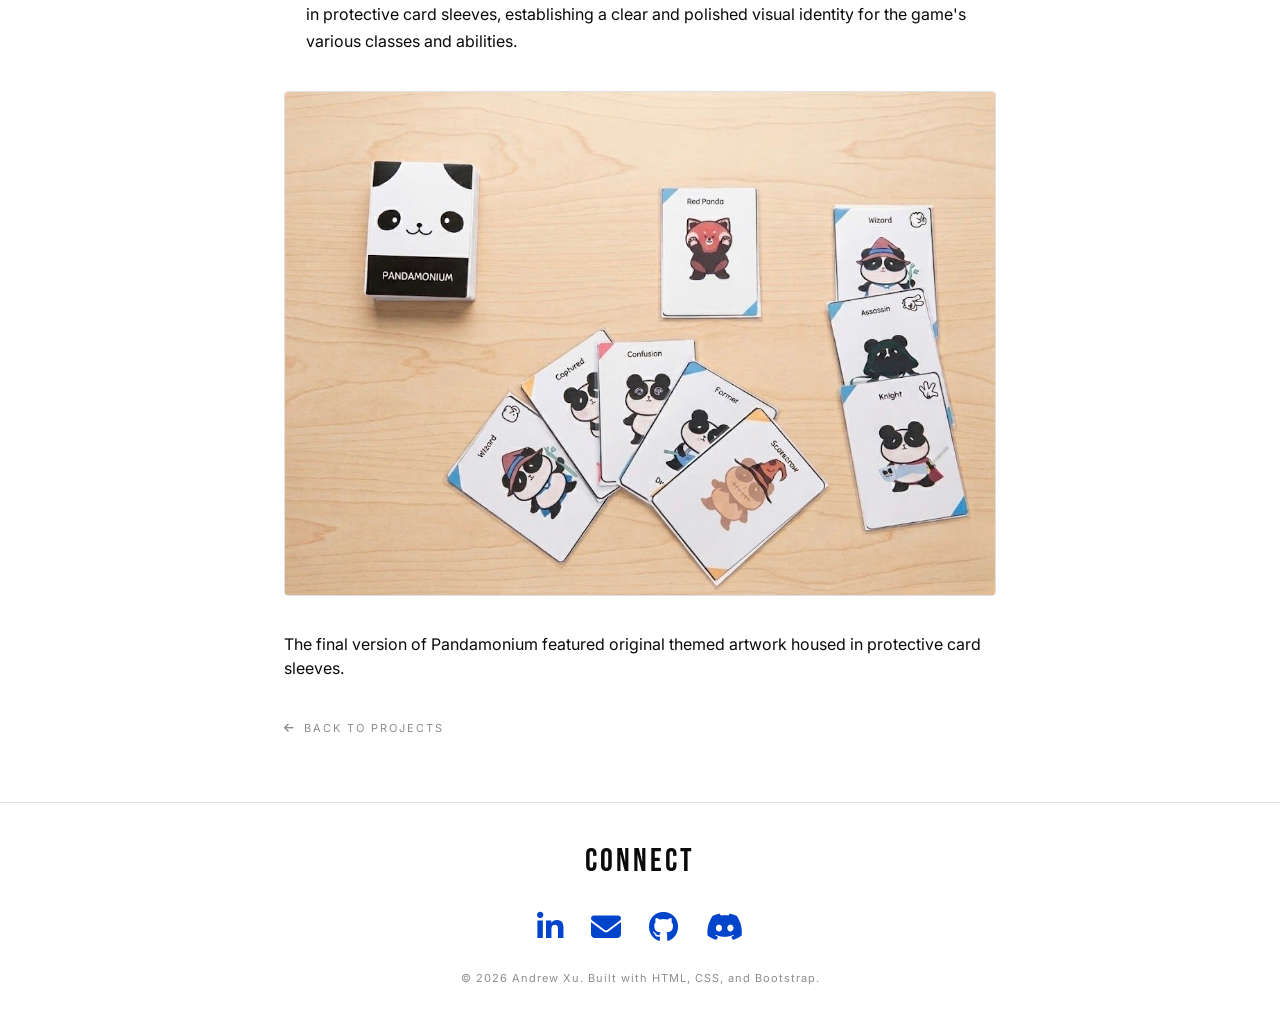
<file: case-study-panda.html>
<!doctype html>
<html lang="en">

<head>
  <meta charset="utf-8">
  <meta name="viewport" content="width=device-width, initial-scale=1">
  <meta name="author" content="Andrew Xu">
  <meta name="description" content="Case study: Pandamonium, a 2-player turn-based strategic card game focused on resource management and class-based combat.">
  <title>Andrew Xu | Pandamonium</title>

  <script>
    (function () {
      try { if (localStorage.getItem('theme') === 'dark') document.documentElement.classList.add('dark'); } catch (e) {}
    })();
  </script>

  <link rel="preconnect" href="https://fonts.googleapis.com">
  <link rel="preconnect" href="https://fonts.gstatic.com" crossorigin>
  <link href="https://fonts.googleapis.com/css2?family=Bebas+Neue&family=Inter:wght@400;500;700;900&display=swap" rel="stylesheet">
  <link rel="stylesheet" href="https://cdn.jsdelivr.net/npm/bootstrap@5.3.3/dist/css/bootstrap.min.css"
    integrity="sha384-QWTKZyjpPEjISv5WaRU9OFeRpok6YctnYmDr5pNlyT2bRjXh0JMhjY6hW+ALEwIH"
    crossorigin="anonymous">
  <link rel="stylesheet" href="https://cdnjs.cloudflare.com/ajax/libs/font-awesome/6.5.1/css/all.min.css"
    integrity="sha512-DTOQO9RWCH3ppGqcWaEA1BIZOC6xxalwEsw9c2QQeAIftl+Vegovlnee1c9QX4TctnWMn13TZye+giMm8e2LwA=="
    crossorigin="anonymous" referrerpolicy="no-referrer">
  <link rel="stylesheet" href="style.css">
</head>

<body>
  <header>
    <nav class="site-nav" aria-label="Main navigation">
      <a class="brand" href="index.html">ANDREW XU</a>
      <div class="links">
        <a href="index.html">HOME</a>
        <a class="active" aria-current="page" href="projects.html">PROJECTS</a>
        <a href="aboutme.html">ABOUT</a>
        <a href="contact.html">CONTACT</a>
        <button class="theme-toggle" id="themeToggle" aria-label="Toggle dark mode" style="margin-left:10px;">
          <span class="fa-solid fa-moon" id="themeIcon" aria-hidden="true"></span>
          <span id="themeLabel">Dark</span>
        </button>
      </div>
    </nav>
  </header>

  <article class="article">
    <a class="back-link" href="projects.html">
      <span class="fa-solid fa-arrow-left" aria-hidden="true"></span> Back to Projects
    </a>

    <header class="article-head">
      <span class="page-kicker">Solo Project</span>
      <h1 class="article-title">PANDAMONIUM</h1>

      <div class="article-meta">
        <div class="meta-item">
          <span class="meta-label">Role</span>
          <span class="meta-value">Solo Developer</span>
        </div>
        <div class="meta-item">
          <span class="meta-label">Format</span>
          <span class="meta-value">2-Player Strategy Card Game</span>
        </div>
        <div class="meta-item">
          <span class="meta-label">Context</span>
          <span class="meta-value">DMA 090 (Game Design I)</span>
        </div>
        <div class="meta-item">
          <span class="meta-label">Duration</span>
          <span class="meta-value">Fall 2022</span>
        </div>
      </div>
    </header>

    <div class="article-body">

      <img src="images/panda.png" alt="Pandamonium Title Cover" class="article-hero" style="background-color:#ffffff; object-fit:contain; padding:20px;">

      <div class="callout">
        <span class="callout-label">Executive Summary</span>
        <p>Pandamonium is a two-player, turn-based strategic card game centered around building an army of pandas. Designed and executed entirely as a solo development project, the primary win condition is straightforward yet highly competitive: the first player to successfully place five Pandas on their field wins the game.</p>
      </div>

      <h2>Core Gameplay Mechanics</h2>
      <p>
        The gameplay loop of Pandamonium relies on careful resource management, structured turn phases, and a class-based combat framework. At the start of the game, both players are dealt five cards. To offset the inherent first-turn advantage, the player going second is awarded a special "Red Panda" card on their field for balance.
      </p>

      <h3>Turn Structure</h3>
      <p>Each player's turn is divided into four strictly ordered phases:</p>
      <ul>
        <li><strong>Stage 1 - Draw Phase:</strong> The active player draws one card at the beginning of their turn.</li>
        <li><strong>Stage 2 - Action Phase:</strong> The player is allowed to perform two specific actions once per turn: play a Panda card from their hand, and play a Spell card from their hand.</li>
        <li><strong>Stage 3 - Attack Phase:</strong> Players are restricted to a single attack per turn. Additionally, Pandas suffer from "summoning sickness" and are not able to attack on the same turn they are played.</li>
        <li><strong>Stage 4 - End Phase:</strong> The player must discard cards if necessary to ensure their hand does not exceed the strict seven-card limit.</li>
      </ul>

      <h2>The Combat System</h2>
      <p>
        Combat is resolved through a "rock-paper-scissors" style class system. Each Panda class is identifiable by blue corners on the cards:
      </p>
      <ul>
        <li><strong>Wizards (Rock):</strong> Strong against the Assassin and Farmer classes. They are weak to the Knight class and are destroyed when attacked by them.</li>
        <li><strong>Knights (Paper):</strong> Strong against the Wizard and Farmer classes. They are weak to the Assassin class and are destroyed when attacked by them.</li>
        <li><strong>Assassins (Scissors):</strong> Strong against the Knight and Farmer classes. They are weak to the Wizard class and are destroyed when attacked by them.</li>
        <li><strong>Farmers:</strong> The weakest class, easily destroyed by Knights, Assassins, and Wizards. However, summoning a Farmer allows the player to draw an additional card, providing highly valuable deck utility.</li>
        <li><strong>Red Panda:</strong> Awarded to the player going second, this unit acts as a taunt. Enemy Pandas are forced to attack the Red Panda before they can target other friendly Pandas. It is weak to every class, cannot attack, and cannot be targeted by spells.</li>
      </ul>

      <h2>Magic and Utility Systems</h2>
      <p>To introduce variability and interrupt the opponent's strategy, the game features Spells (identified by yellow corners) and Instants (identified by red corners).</p>

      <div class="split-cols">
        <div class="col-box good">
          <h3>Spell Cards (Yellow)</h3>
          <p class="muted" style="font-size: 13px; margin-bottom: 12px;">Played during the Action Phase to manipulate the board and create card advantage.</p>
          <ul>
            <li><strong>Captured:</strong> Steal one of the opponent's Pandas. Casting this immediately ends the player's turn and prevents them from attacking.</li>
            <li><strong>Scarecrow:</strong> Cast on a friendly Panda to grant protection from destruction until the beginning of your next turn. If the Panda would be destroyed, the Scarecrow is destroyed instead.</li>
            <li><strong>Good Deal:</strong> Discard one card from your hand to draw two cards from the deck.</li>
            <li><strong>Thievery:</strong> Steal a card from the opponent's hand. As compensation, the opponent is permitted to draw one card from the deck.</li>
          </ul>
        </div>
        <div class="col-box risk">
          <h3>Instant Cards (Red)</h3>
          <p class="muted" style="font-size: 13px; margin-bottom: 12px;">Played reactively during any stage of the game, including the opponent's turn.</p>
          <ul>
            <li><strong>Pendant:</strong> Cancels the effects of an opponent's spell card. It can also be used sequentially to cancel other Pendant cards.</li>
            <li><strong>Confusion:</strong> Redirects an enemy Panda's attack to the Panda on the original target's right. If no Panda is on the right, it redirects to the leftmost Panda. If it is the only Panda on the field, it grants temporary invulnerability for the turn.</li>
          </ul>
        </div>
      </div>

      <h2>Prototyping and Iteration</h2>
      <p>
        The development cycle moved rapidly from mechanical testing to aesthetic finalization to ensure the core loop felt satisfying before committing to art assets.
      </p>
      <ul>
        <li><strong>Initial Prototype:</strong> To test game balance, class interactions, and the turn economy, the earliest playable version was constructed using a standard deck of poker cards modified with a red marker. This allowed for immediate, low-cost playtesting without committing to final visual assets.</li>
        <li><strong>Final Product:</strong> Following the mechanical refinement phase, the final version of Pandamonium was assembled. This version featured original, themed artwork printed on paper and housed in protective card sleeves, establishing a clear and polished visual identity for the game's various classes and abilities.</li>
      </ul>

      <figure>
        <img src="images/panda card.png" alt="Pandamonium Cards">
        </div>
        <figcaption>The final version of Pandamonium featured original themed artwork housed in protective card sleeves.</figcaption>
      </figure>

    </div>

    <a class="back-link" href="projects.html" style="margin:40px 0 0;">
      <span class="fa-solid fa-arrow-left" aria-hidden="true"></span> Back to Projects
    </a>
  </article>

  <footer class="site-foot">
    <h2>Connect</h2>
    <div class="social">
      <a href="https://www.linkedin.com/in/andrew-l-xuu/" target="_blank" aria-label="LinkedIn">
        <span class="fa-brands fa-linkedin-in" aria-hidden="true"></span>
      </a>
      <a href="mailto:andrew.l.xuu@gmail.com" aria-label="Email Andrew Xu">
        <span class="fa-solid fa-envelope" aria-hidden="true"></span>
      </a>
      <a href="https://github.com/andrewxuu" target="_blank" aria-label="GitHub">
        <span class="fa-brands fa-github" aria-hidden="true"></span>
      </a>
      <a href="https://discord.com/users/377968184894160897" target="_blank" aria-label="Discord">
        <span class="fa-brands fa-discord" aria-hidden="true"></span>
      </a>
    </div>
    <p class="copyright">&copy; 2026 Andrew Xu. Built with HTML, CSS, and Bootstrap.</p>
  </footer>

  <script src="https://cdn.jsdelivr.net/npm/bootstrap@5.3.3/dist/js/bootstrap.bundle.min.js"
    integrity="sha384-YvpcrYf0tY3lHB60NNkmXc5s9fDVZLESaAA55NDzOxhy9GkcIdslK1eN7N6jIeHz"
    crossorigin="anonymous"></script>
  <script>
    (function () {
      var root = document.documentElement;
      var btn = document.getElementById('themeToggle');
      var icon = document.getElementById('themeIcon');
      var label = document.getElementById('themeLabel');
      function sync() {
        var dark = root.classList.contains('dark');
        label.textContent = dark ? 'Light' : 'Dark';
        icon.className = dark ? 'fa-solid fa-sun' : 'fa-solid fa-moon';
      }
      sync();
      btn.addEventListener('click', function () {
        root.classList.toggle('dark');
        try { localStorage.setItem('theme', root.classList.contains('dark') ? 'dark' : 'light'); } catch (e) {}
        sync();
      });
    })();
  </script>
</body>
</html>
</file>
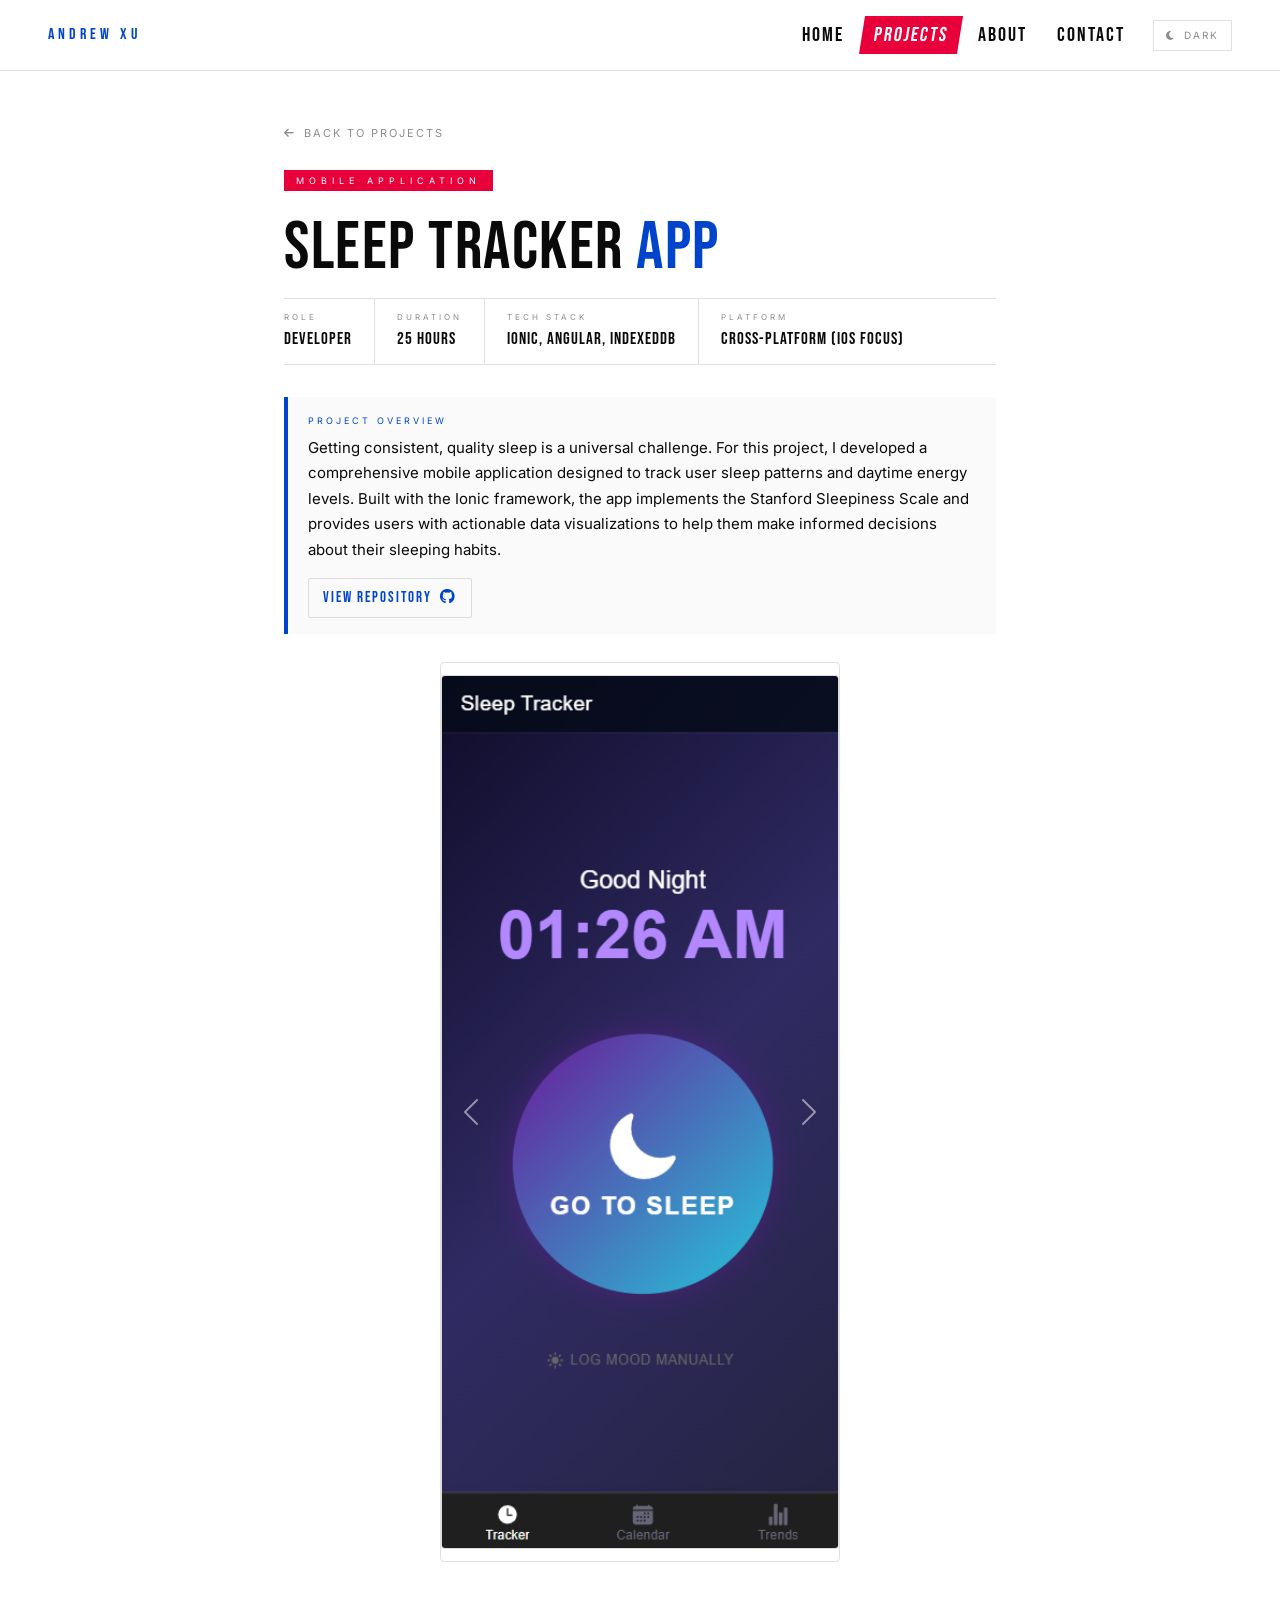
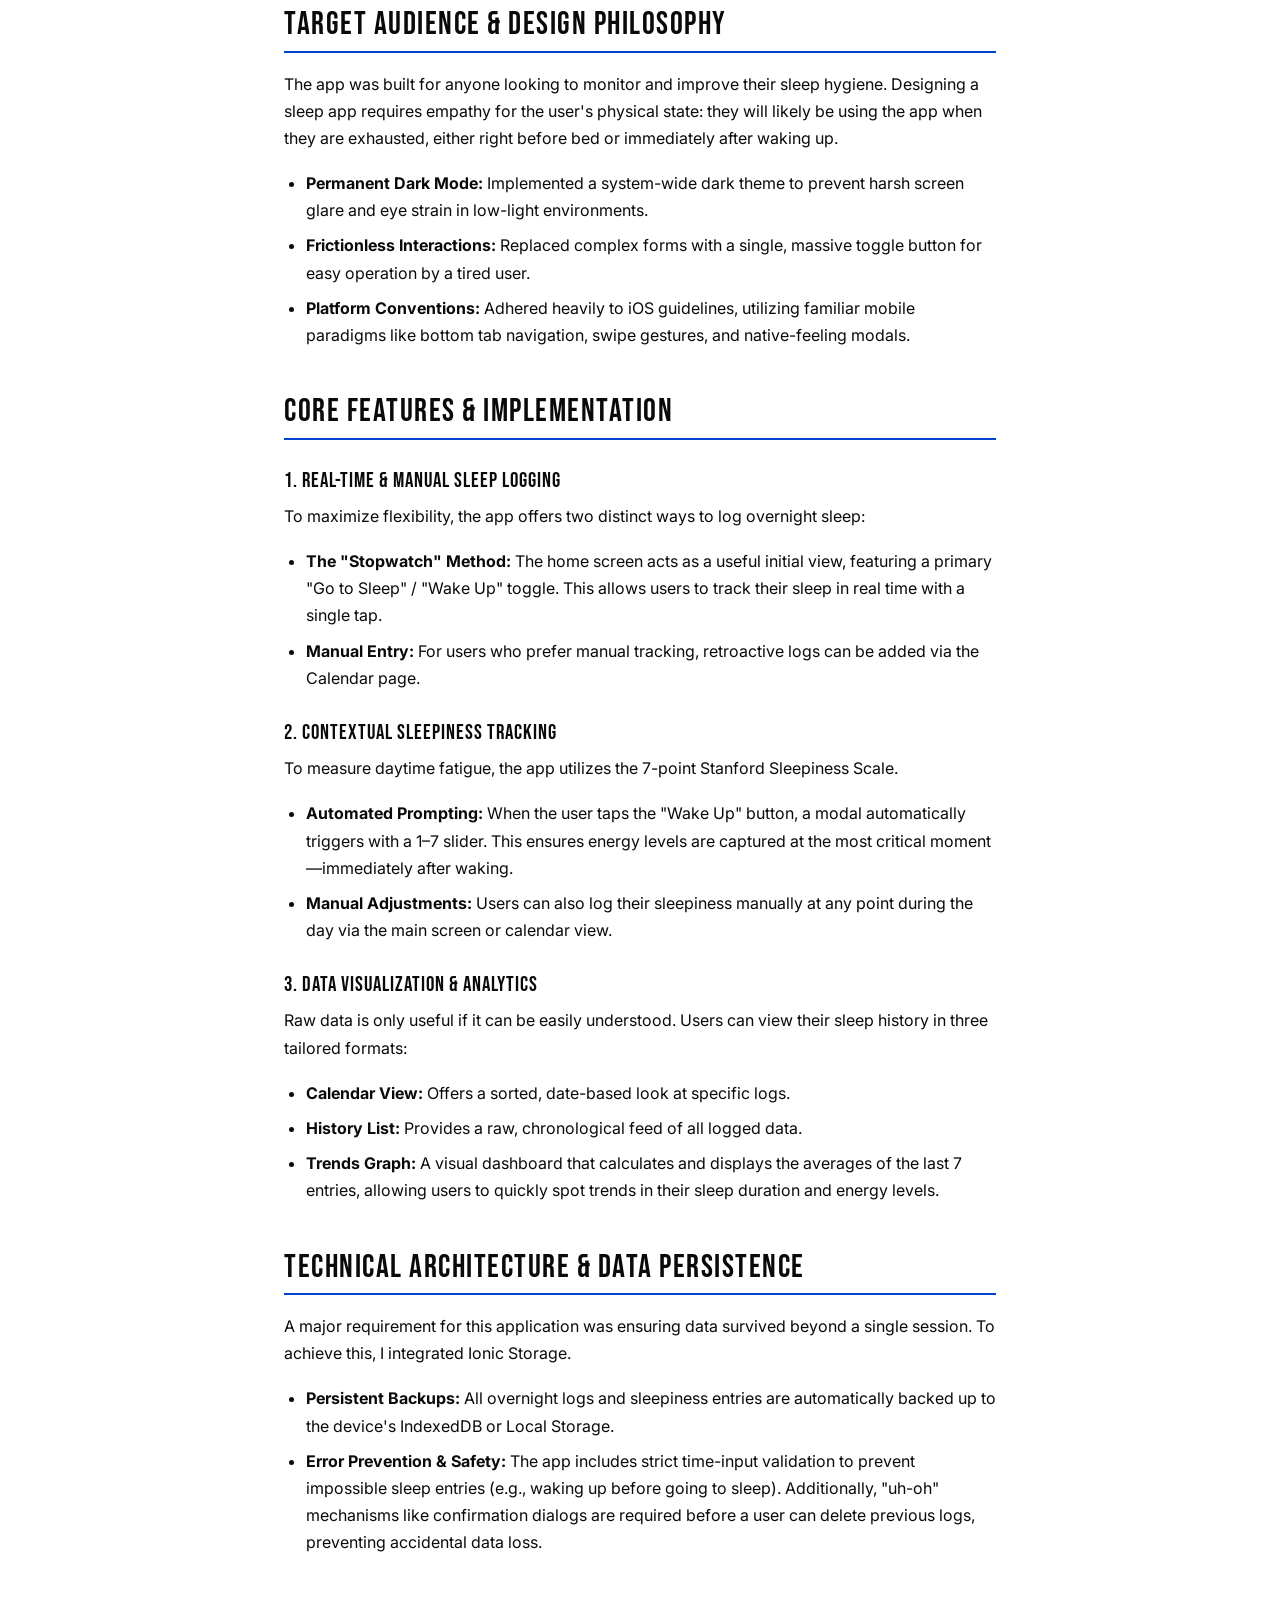
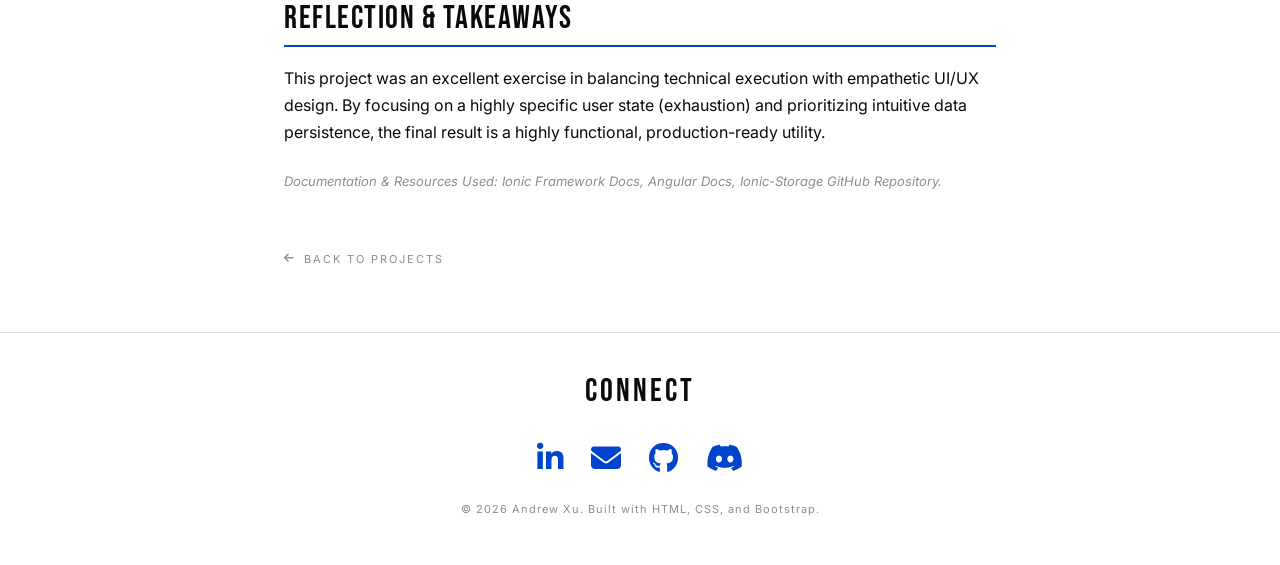
<file: case-study-sleeptracker.html>
<!doctype html>
<html lang="en">

<head>
  <meta charset="utf-8">
  <meta name="viewport" content="width=device-width, initial-scale=1">
  <meta name="author" content="Andrew Xu">
  <meta name="description" content="Case study: Sleep Tracker App built with Ionic and Angular.">
  <title>Andrew Xu | Sleep Tracker App</title>

  <script>
    (function () {
      try { if (localStorage.getItem('theme') === 'dark') document.documentElement.classList.add('dark'); } catch (e) {}
    })();
  </script>

  <link rel="preconnect" href="https://fonts.googleapis.com">
  <link rel="preconnect" href="https://fonts.gstatic.com" crossorigin>
  <link href="https://fonts.googleapis.com/css2?family=Bebas+Neue&family=Inter:wght@400;500;700;900&display=swap" rel="stylesheet">
  <link rel="stylesheet" href="https://cdn.jsdelivr.net/npm/bootstrap@5.3.3/dist/css/bootstrap.min.css"
    integrity="sha384-QWTKZyjpPEjISv5WaRU9OFeRpok6YctnYmDr5pNlyT2bRjXh0JMhjY6hW+ALEwIH"
    crossorigin="anonymous">
  <link rel="stylesheet" href="https://cdnjs.cloudflare.com/ajax/libs/font-awesome/6.5.1/css/all.min.css"
    integrity="sha512-DTOQO9RWCH3ppGqcWaEA1BIZOC6xxalwEsw9c2QQeAIftl+Vegovlnee1c9QX4TctnWMn13TZye+giMm8e2LwA=="
    crossorigin="anonymous" referrerpolicy="no-referrer">
  <link rel="stylesheet" href="style.css">
</head>

<body>
  <header>
    <nav class="site-nav" aria-label="Main navigation">
      <a class="brand" href="index.html">ANDREW XU</a>
      <div class="links">
        <a href="index.html">HOME</a>
        <a class="active" aria-current="page" href="projects.html">PROJECTS</a>
        <a href="aboutme.html">ABOUT</a>
        <a href="contact.html">CONTACT</a>
        <button class="theme-toggle" id="themeToggle" aria-label="Toggle dark mode" style="margin-left:10px;">
          <span class="fa-solid fa-moon" id="themeIcon" aria-hidden="true"></span>
          <span id="themeLabel">Dark</span>
        </button>
      </div>
    </nav>
  </header>

  <article class="article">
    <a class="back-link" href="projects.html">
      <span class="fa-solid fa-arrow-left" aria-hidden="true"></span> Back to Projects
    </a>

    <header class="article-head">
      <span class="page-kicker">Mobile Application</span>
      <h1 class="article-title">Sleep Tracker <span>App</span></h1>

      <div class="article-meta">
        <div class="meta-item">
          <span class="meta-label">Role</span>
          <span class="meta-value">Developer</span>
        </div>
        <div class="meta-item">
          <span class="meta-label">Duration</span>
          <span class="meta-value">25 Hours</span>
        </div>
        <div class="meta-item">
          <span class="meta-label">Tech Stack</span>
          <span class="meta-value">Ionic, Angular, IndexedDB</span>
        </div>
        <div class="meta-item">
          <span class="meta-label">Platform</span>
          <span class="meta-value">Cross-Platform (iOS Focus)</span>
        </div>
      </div>
    </header>

    <div class="article-body">

      <div class="callout">
        <span class="callout-label">Project Overview</span>
        <p>Getting consistent, quality sleep is a universal challenge. For this project, I developed a comprehensive mobile application designed to track user sleep patterns and daytime energy levels. Built with the Ionic framework, the app implements the Stanford Sleepiness Scale and provides users with actionable data visualizations to help them make informed decisions about their sleeping habits.</p>
        <a href="#" target="_blank" rel="noopener noreferrer" class="p3-btn" style="margin-top: 16px;">
          View Repository <span class="fa-brands fa-github" style="margin-left:4px;" aria-hidden="true"></span>
        </a>
      </div>

      <!-- Sleep Tracker Carousel -->
      <div style="max-width: 400px; margin: 28px auto;">
        <div id="sleepTrackerCarousel" class="carousel slide" data-bs-ride="carousel" style="border: 1px solid var(--border); border-radius: 4px; overflow: hidden;">
          <div class="carousel-inner">
            <div class="carousel-item active">
              <img src="images/sleep-tracker-home.png" class="d-block w-100" alt="Sleep Tracker Home Screen">
            </div>
            <div class="carousel-item">
              <img src="images/sleep-tracker-calendar.png" class="d-block w-100" alt="Sleep Tracker Calendar View">
            </div>
            <div class="carousel-item">
              <img src="images/sleep-tracker-trends.png" class="d-block w-100" alt="Sleep Tracker Trends Dashboard">
            </div>
          </div>
          <button class="carousel-control-prev" type="button" data-bs-target="#sleepTrackerCarousel" data-bs-slide="prev">
            <span class="carousel-control-prev-icon" aria-hidden="true"></span>
            <span class="visually-hidden">Previous</span>
          </button>
          <button class="carousel-control-next" type="button" data-bs-target="#sleepTrackerCarousel" data-bs-slide="next">
            <span class="carousel-control-next-icon" aria-hidden="true"></span>
            <span class="visually-hidden">Next</span>
          </button>
        </div>
      </div>

      <h2>Target Audience & Design Philosophy</h2>
      <p>
        The app was built for anyone looking to monitor and improve their sleep hygiene. Designing a sleep app requires empathy for the user's physical state: they will likely be using the app when they are exhausted, either right before bed or immediately after waking up.
      </p>
      <ul>
        <li><strong>Permanent Dark Mode:</strong> Implemented a system-wide dark theme to prevent harsh screen glare and eye strain in low-light environments.</li>
        <li><strong>Frictionless Interactions:</strong> Replaced complex forms with a single, massive toggle button for easy operation by a tired user.</li>
        <li><strong>Platform Conventions:</strong> Adhered heavily to iOS guidelines, utilizing familiar mobile paradigms like bottom tab navigation, swipe gestures, and native-feeling modals.</li>
      </ul>

      <h2>Core Features & Implementation</h2>
      
      <h3>1. Real-Time & Manual Sleep Logging</h3>
      <p>To maximize flexibility, the app offers two distinct ways to log overnight sleep:</p>
      <ul>
        <li><strong>The "Stopwatch" Method:</strong> The home screen acts as a useful initial view, featuring a primary "Go to Sleep" / "Wake Up" toggle. This allows users to track their sleep in real time with a single tap.</li>
        <li><strong>Manual Entry:</strong> For users who prefer manual tracking, retroactive logs can be added via the Calendar page.</li>
      </ul>

      <h3>2. Contextual Sleepiness Tracking</h3>
      <p>To measure daytime fatigue, the app utilizes the 7-point Stanford Sleepiness Scale.</p>
      <ul>
        <li><strong>Automated Prompting:</strong> When the user taps the "Wake Up" button, a modal automatically triggers with a 1–7 slider. This ensures energy levels are captured at the most critical moment—immediately after waking.</li>
        <li><strong>Manual Adjustments:</strong> Users can also log their sleepiness manually at any point during the day via the main screen or calendar view.</li>
      </ul>

      <h3>3. Data Visualization & Analytics</h3>
      <p>Raw data is only useful if it can be easily understood. Users can view their sleep history in three tailored formats:</p>
      <ul>
        <li><strong>Calendar View:</strong> Offers a sorted, date-based look at specific logs.</li>
        <li><strong>History List:</strong> Provides a raw, chronological feed of all logged data.</li>
        <li><strong>Trends Graph:</strong> A visual dashboard that calculates and displays the averages of the last 7 entries, allowing users to quickly spot trends in their sleep duration and energy levels.</li>
      </ul>

      <h2>Technical Architecture & Data Persistence</h2>
      <p>
        A major requirement for this application was ensuring data survived beyond a single session. To achieve this, I integrated Ionic Storage.
      </p>
      <ul>
        <li><strong>Persistent Backups:</strong> All overnight logs and sleepiness entries are automatically backed up to the device's IndexedDB or Local Storage.</li>
        <li><strong>Error Prevention & Safety:</strong> The app includes strict time-input validation to prevent impossible sleep entries (e.g., waking up before going to sleep). Additionally, "uh-oh" mechanisms like confirmation dialogs are required before a user can delete previous logs, preventing accidental data loss.</li>
      </ul>

      <h2>Reflection & Takeaways</h2>
      <p>
        This project was an excellent exercise in balancing technical execution with empathetic UI/UX design. By focusing on a highly specific user state (exhaustion) and prioritizing intuitive data persistence, the final result is a highly functional, production-ready utility.
      </p>
      <p class="muted" style="font-size: 13px; margin-top: 24px;">
        <em>Documentation & Resources Used: Ionic Framework Docs, Angular Docs, Ionic-Storage GitHub Repository.</em>
      </p>

    </div>

    <a class="back-link" href="projects.html" style="margin:40px 0 0;">
      <span class="fa-solid fa-arrow-left" aria-hidden="true"></span> Back to Projects
    </a>
  </article>

  <footer class="site-foot">
    <h2>Connect</h2>
    <div class="social">
      <a href="https://www.linkedin.com/in/andrew-l-xuu/" target="_blank" aria-label="LinkedIn">
        <span class="fa-brands fa-linkedin-in" aria-hidden="true"></span>
      </a>
      <a href="mailto:andrew.l.xuu@gmail.com" aria-label="Email Andrew Xu">
        <span class="fa-solid fa-envelope" aria-hidden="true"></span>
      </a>
      <a href="https://github.com/andrewxuu" target="_blank" aria-label="GitHub">
        <span class="fa-brands fa-github" aria-hidden="true"></span>
      </a>
      <a href="https://discord.com/users/377968184894160897" target="_blank" aria-label="Discord">
        <span class="fa-brands fa-discord" aria-hidden="true"></span>
      </a>
    </div>
    <p class="copyright">&copy; 2026 Andrew Xu. Built with HTML, CSS, and Bootstrap.</p>
  </footer>

  <script src="https://cdn.jsdelivr.net/npm/bootstrap@5.3.3/dist/js/bootstrap.bundle.min.js"
    integrity="sha384-YvpcrYf0tY3lHB60NNkmXc5s9fDVZLESaAA55NDzOxhy9GkcIdslK1eN7N6jIeHz"
    crossorigin="anonymous"></script>
  <script>
    (function () {
      var root = document.documentElement;
      var btn = document.getElementById('themeToggle');
      var icon = document.getElementById('themeIcon');
      var label = document.getElementById('themeLabel');
      function sync() {
        var dark = root.classList.contains('dark');
        label.textContent = dark ? 'Light' : 'Dark';
        icon.className = dark ? 'fa-solid fa-sun' : 'fa-solid fa-moon';
      }
      sync();
      btn.addEventListener('click', function () {
        root.classList.toggle('dark');
        try { localStorage.setItem('theme', root.classList.contains('dark') ? 'dark' : 'light'); } catch (e) {}
        sync();
      });
    })();
  </script>
</body>
</html>
</file>
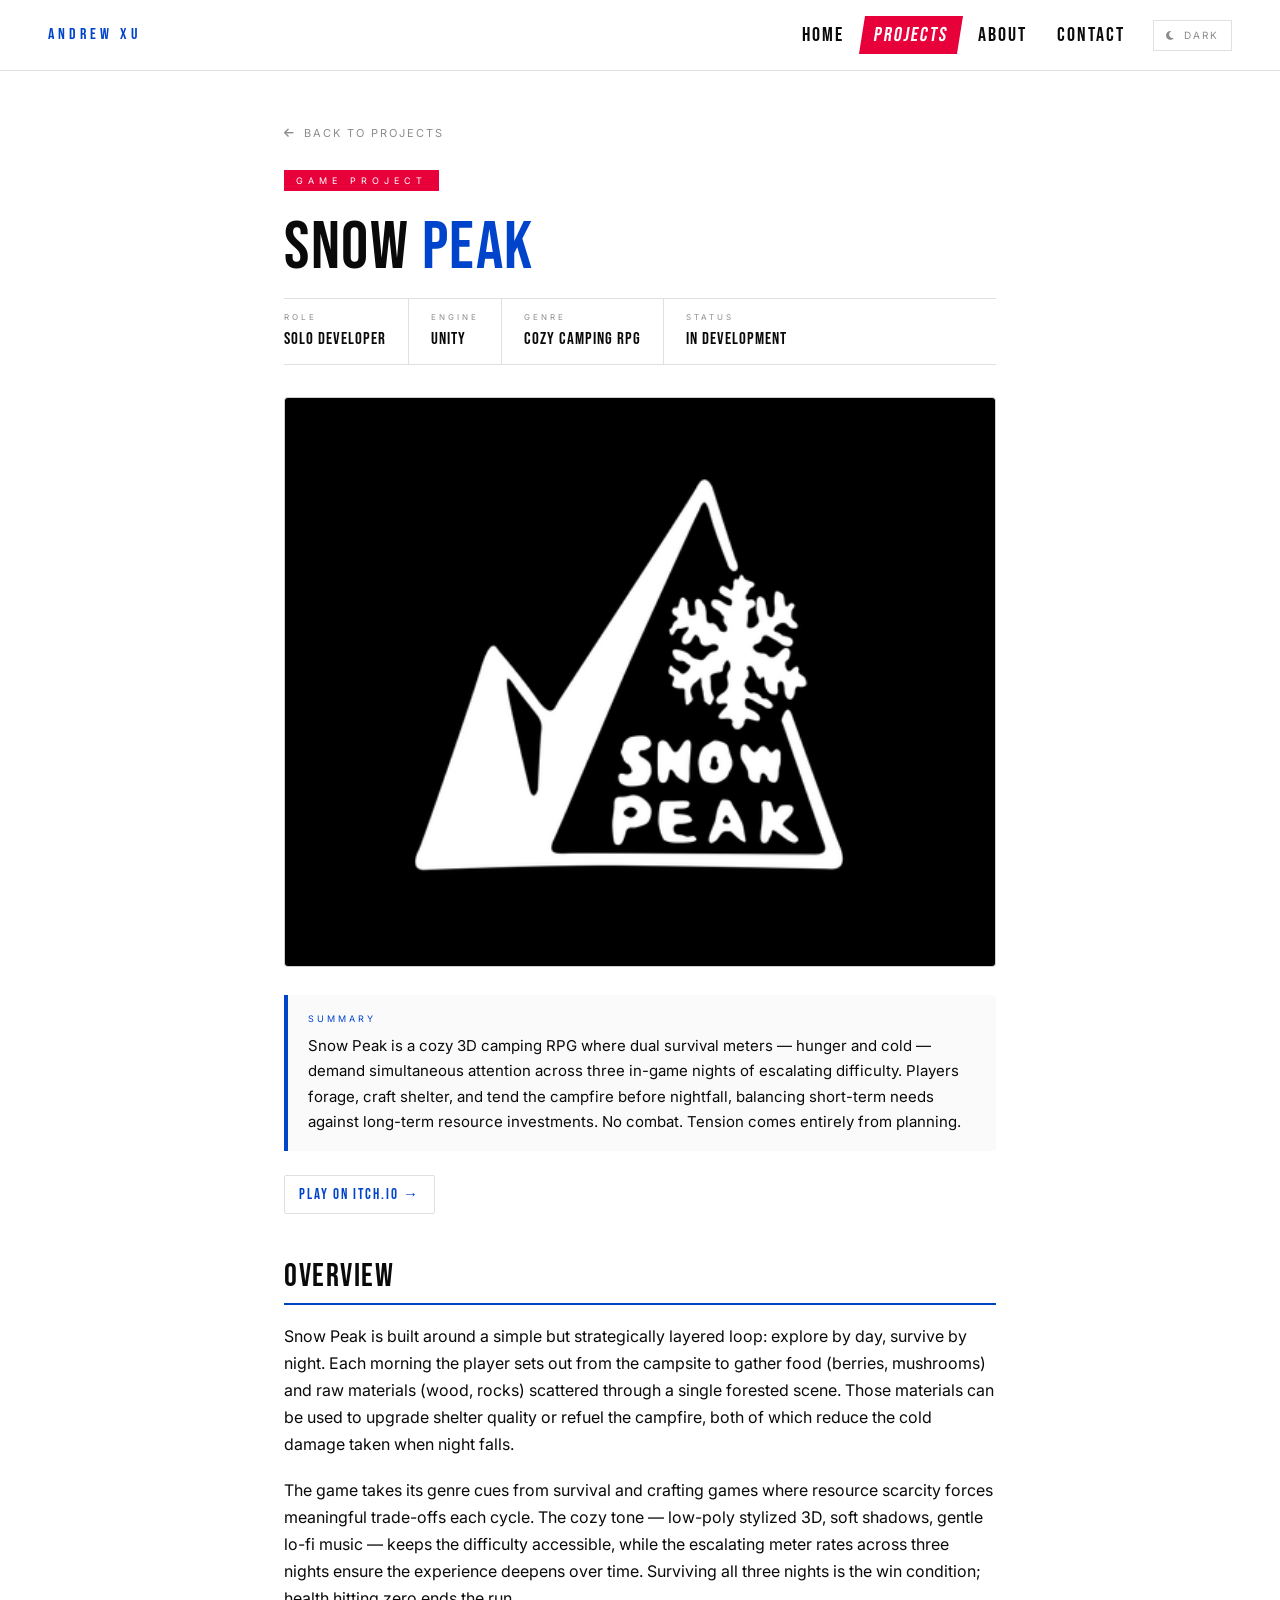
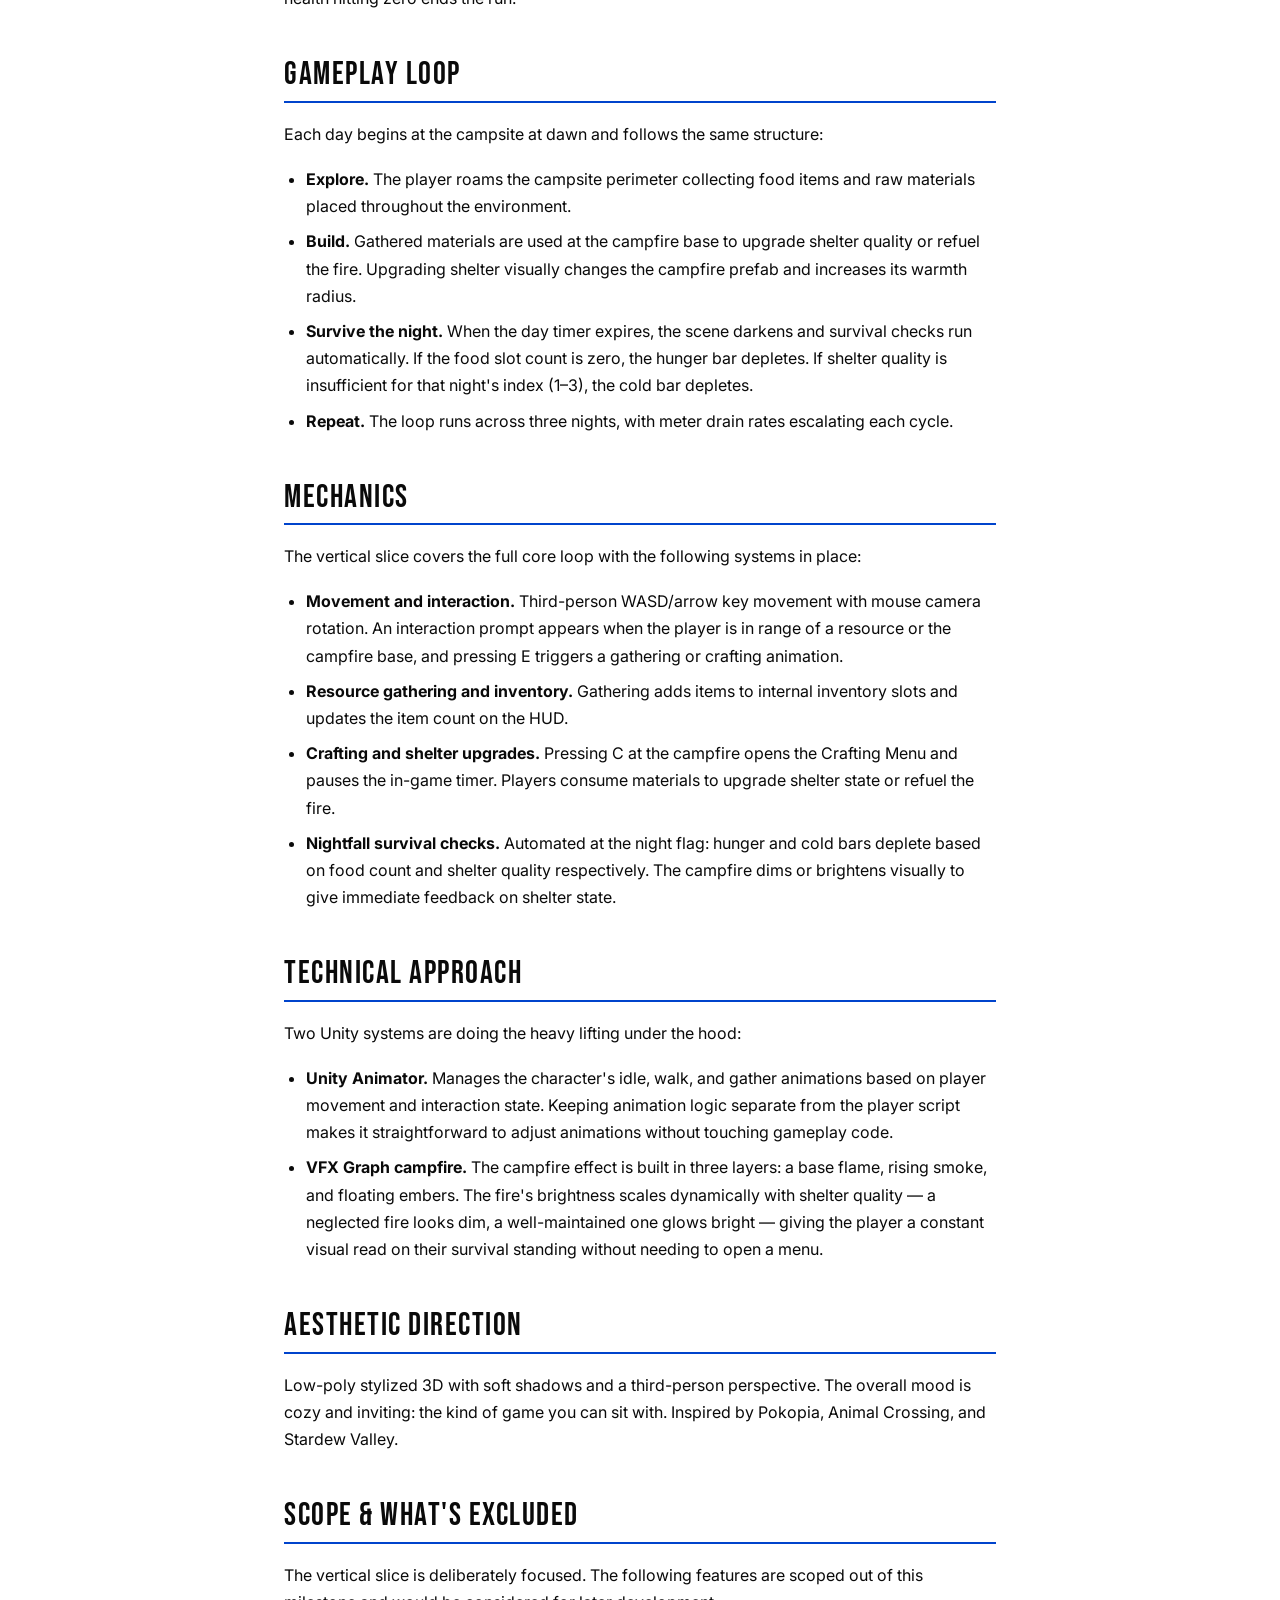
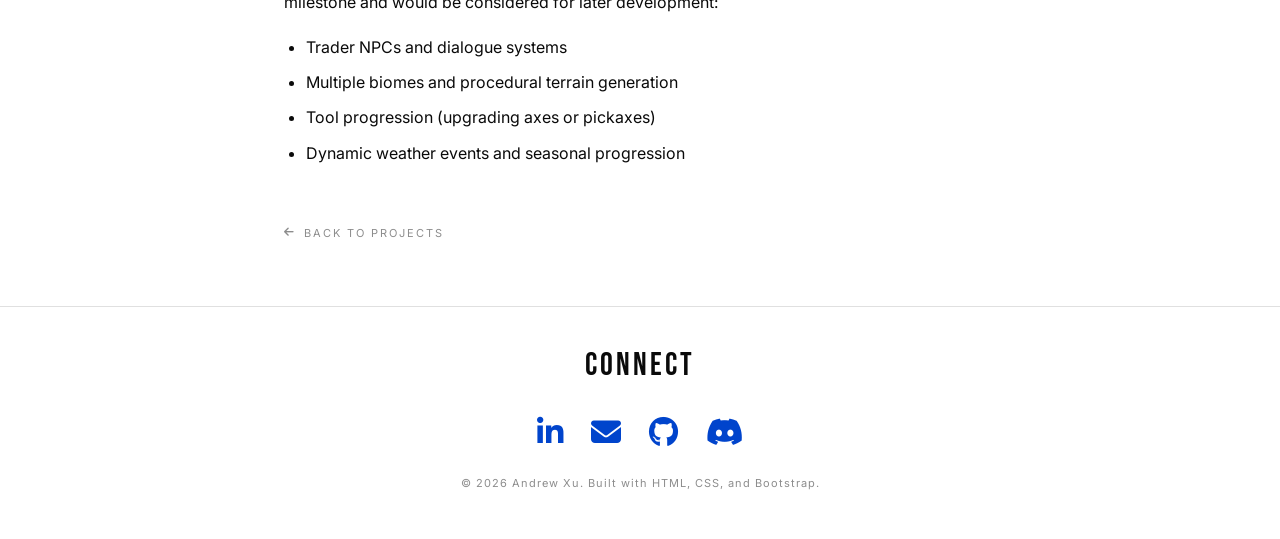
<file: case-study-snow-peak.html>
<!doctype html>
<html lang="en">

<head>
  <meta charset="utf-8">
  <meta name="viewport" content="width=device-width, initial-scale=1">
  <meta name="author" content="Andrew Xu">
  <meta name="description" content="Case study: Snow Peak, a cozy 3D camping RPG built in Unity.">
  <title>Andrew Xu | Snow Peak</title>

  <script>
    (function () {
      try { if (localStorage.getItem('theme') === 'dark') document.documentElement.classList.add('dark'); } catch (e) {}
    })();
  </script>

  <link rel="preconnect" href="https://fonts.googleapis.com">
  <link rel="preconnect" href="https://fonts.gstatic.com" crossorigin>
  <link href="https://fonts.googleapis.com/css2?family=Bebas+Neue&family=Inter:wght@400;500;700;900&display=swap" rel="stylesheet">
  <link rel="stylesheet" href="https://cdn.jsdelivr.net/npm/bootstrap@5.3.3/dist/css/bootstrap.min.css"
    integrity="sha384-QWTKZyjpPEjISv5WaRU9OFeRpok6YctnYmDr5pNlyT2bRjXh0JMhjY6hW+ALEwIH"
    crossorigin="anonymous">
  <link rel="stylesheet" href="https://cdnjs.cloudflare.com/ajax/libs/font-awesome/6.5.1/css/all.min.css"
    integrity="sha512-DTOQO9RWCH3ppGqcWaEA1BIZOC6xxalwEsw9c2QQeAIftl+Vegovlnee1c9QX4TctnWMn13TZye+giMm8e2LwA=="
    crossorigin="anonymous" referrerpolicy="no-referrer">
  <link rel="stylesheet" href="style.css">
</head>

<body>
  <header>
    <nav class="site-nav" aria-label="Main navigation">
      <a class="brand" href="index.html">ANDREW XU</a>
      <div class="links">
        <a href="index.html">HOME</a>
        <a class="active" aria-current="page" href="projects.html">PROJECTS</a>
        <a href="aboutme.html">ABOUT</a>
        <a href="contact.html">CONTACT</a>
        <button class="theme-toggle" id="themeToggle" aria-label="Toggle dark mode" style="margin-left:10px;">
          <span class="fa-solid fa-moon" id="themeIcon" aria-hidden="true"></span>
          <span id="themeLabel">Dark</span>
        </button>
      </div>
    </nav>
  </header>

  <article class="article">
    <a class="back-link" href="projects.html">
      <span class="fa-solid fa-arrow-left" aria-hidden="true"></span> Back to Projects
    </a>

    <header class="article-head">
      <span class="page-kicker">Game Project</span>
      <h1 class="article-title">Snow <span>Peak</span></h1>

      <div class="article-meta">
        <div class="meta-item">
          <span class="meta-label">Role</span>
          <span class="meta-value">Solo Developer</span>
        </div>
        <div class="meta-item">
          <span class="meta-label">Engine</span>
          <span class="meta-value">Unity</span>
        </div>
        <div class="meta-item">
          <span class="meta-label">Genre</span>
          <span class="meta-value">Cozy Camping RPG</span>
        </div>
        <div class="meta-item">
          <span class="meta-label">Status</span>
          <span class="meta-value">In Development</span>
        </div>
      </div>
    </header>

    <img class="article-hero" src="images/snow_cover.png" alt="Snow Peak cover art">

    <div class="article-body">

      <div class="callout">
        <span class="callout-label">Summary</span>
        <p>Snow Peak is a cozy 3D camping RPG where dual survival meters — hunger and cold — demand simultaneous attention across three in-game nights of escalating difficulty. Players forage, craft shelter, and tend the campfire before nightfall, balancing short-term needs against long-term resource investments. No combat. Tension comes entirely from planning.</p>
      </div>

      <div style="display:flex;flex-wrap:wrap;gap:10px;margin:0 0 8px;">
        <a class="p3-btn" href="https://andrewxuu.itch.io/snow-peak-milestone-3" target="_blank" rel="noopener noreferrer" style="margin:0;">Play on itch.io &rarr;</a>
      </div>

      <h2>Overview</h2>
      <p>
        Snow Peak is built around a simple but strategically layered loop: explore by day, survive by night. Each morning the player sets out from the campsite to gather food (berries, mushrooms) and raw materials (wood, rocks) scattered through a single forested scene. Those materials can be used to upgrade shelter quality or refuel the campfire, both of which reduce the cold damage taken when night falls.
      </p>
      <p>
        The game takes its genre cues from survival and crafting games where resource scarcity forces meaningful trade-offs each cycle. The cozy tone — low-poly stylized 3D, soft shadows, gentle lo-fi music — keeps the difficulty accessible, while the escalating meter rates across three nights ensure the experience deepens over time. Surviving all three nights is the win condition; health hitting zero ends the run.
      </p>

      <h2>Gameplay Loop</h2>
      <p>
        Each day begins at the campsite at dawn and follows the same structure:
      </p>
      <ul>
        <li><strong>Explore.</strong> The player roams the campsite perimeter collecting food items and raw materials placed throughout the environment.</li>
        <li><strong>Build.</strong> Gathered materials are used at the campfire base to upgrade shelter quality or refuel the fire. Upgrading shelter visually changes the campfire prefab and increases its warmth radius.</li>
        <li><strong>Survive the night.</strong> When the day timer expires, the scene darkens and survival checks run automatically. If the food slot count is zero, the hunger bar depletes. If shelter quality is insufficient for that night's index (1–3), the cold bar depletes.</li>
        <li><strong>Repeat.</strong> The loop runs across three nights, with meter drain rates escalating each cycle.</li>
      </ul>

      <h2>Mechanics</h2>
      <p>
        The vertical slice covers the full core loop with the following systems in place:
      </p>
      <ul>
        <li><strong>Movement and interaction.</strong> Third-person WASD/arrow key movement with mouse camera rotation. An interaction prompt appears when the player is in range of a resource or the campfire base, and pressing E triggers a gathering or crafting animation.</li>
        <li><strong>Resource gathering and inventory.</strong> Gathering adds items to internal inventory slots and updates the item count on the HUD.</li>
        <li><strong>Crafting and shelter upgrades.</strong> Pressing C at the campfire opens the Crafting Menu and pauses the in-game timer. Players consume materials to upgrade shelter state or refuel the fire.</li>
        <li><strong>Nightfall survival checks.</strong> Automated at the night flag: hunger and cold bars deplete based on food count and shelter quality respectively. The campfire dims or brightens visually to give immediate feedback on shelter state.</li>
      </ul>

      <h2>Technical Approach</h2>
      <p>
        Two Unity systems are doing the heavy lifting under the hood:
      </p>
      <ul>
        <li><strong>Unity Animator.</strong> Manages the character's idle, walk, and gather animations based on player movement and interaction state. Keeping animation logic separate from the player script makes it straightforward to adjust animations without touching gameplay code.</li>
        <li><strong>VFX Graph campfire.</strong> The campfire effect is built in three layers: a base flame, rising smoke, and floating embers. The fire's brightness scales dynamically with shelter quality — a neglected fire looks dim, a well-maintained one glows bright — giving the player a constant visual read on their survival standing without needing to open a menu.</li>
      </ul>

      <h2>Aesthetic Direction</h2>
      <p>
        Low-poly stylized 3D with soft shadows and a third-person perspective. The overall mood is cozy and inviting: the kind of game you can sit with. Inspired by Pokopia, Animal Crossing, and Stardew Valley.
      </p>

      <h2>Scope &amp; What's Excluded</h2>
      <p>
        The vertical slice is deliberately focused. The following features are scoped out of this milestone and would be considered for later development:
      </p>
      <ul>
        <li>Trader NPCs and dialogue systems</li>
        <li>Multiple biomes and procedural terrain generation</li>
        <li>Tool progression (upgrading axes or pickaxes)</li>
        <li>Dynamic weather events and seasonal progression</li>
      </ul>

    </div>

    <a class="back-link" href="projects.html" style="margin:40px 0 0;">
      <span class="fa-solid fa-arrow-left" aria-hidden="true"></span> Back to Projects
    </a>
  </article>

  <footer class="site-foot">
    <h2>Connect</h2>
    <div class="social">
      <a href="https://www.linkedin.com/in/andrew-l-xuu/" target="_blank" aria-label="LinkedIn">
        <span class="fa-brands fa-linkedin-in" aria-hidden="true"></span>
      </a>
      <a href="mailto:andrew.l.xuu@gmail.com" aria-label="Email Andrew Xu">
        <span class="fa-solid fa-envelope" aria-hidden="true"></span>
      </a>
      <a href="https://github.com/andrewxuu" target="_blank" aria-label="GitHub">
        <span class="fa-brands fa-github" aria-hidden="true"></span>
      </a>
      <a href="https://discord.com/users/377968184894160897" target="_blank" aria-label="Discord">
        <span class="fa-brands fa-discord" aria-hidden="true"></span>
      </a>
    </div>
    <p class="copyright">&copy; 2026 Andrew Xu. Built with HTML, CSS, and Bootstrap.</p>
  </footer>

  <script src="https://cdn.jsdelivr.net/npm/bootstrap@5.3.3/dist/js/bootstrap.bundle.min.js"
    integrity="sha384-YvpcrYf0tY3lHB60NNkmXc5s9fDVZLESaAA55NDzOxhy9GkcIdslK1eN7N6jIeHz"
    crossorigin="anonymous"></script>
  <script>
    (function () {
      var root = document.documentElement;
      var btn = document.getElementById('themeToggle');
      var icon = document.getElementById('themeIcon');
      var label = document.getElementById('themeLabel');
      function sync() {
        var dark = root.classList.contains('dark');
        label.textContent = dark ? 'Light' : 'Dark';
        icon.className = dark ? 'fa-solid fa-sun' : 'fa-solid fa-moon';
      }
      sync();
      btn.addEventListener('click', function () {
        root.classList.toggle('dark');
        try { localStorage.setItem('theme', root.classList.contains('dark') ? 'dark' : 'light'); } catch (e) {}
        sync();
      });
    })();
  </script>
</body>
</html>
</file>
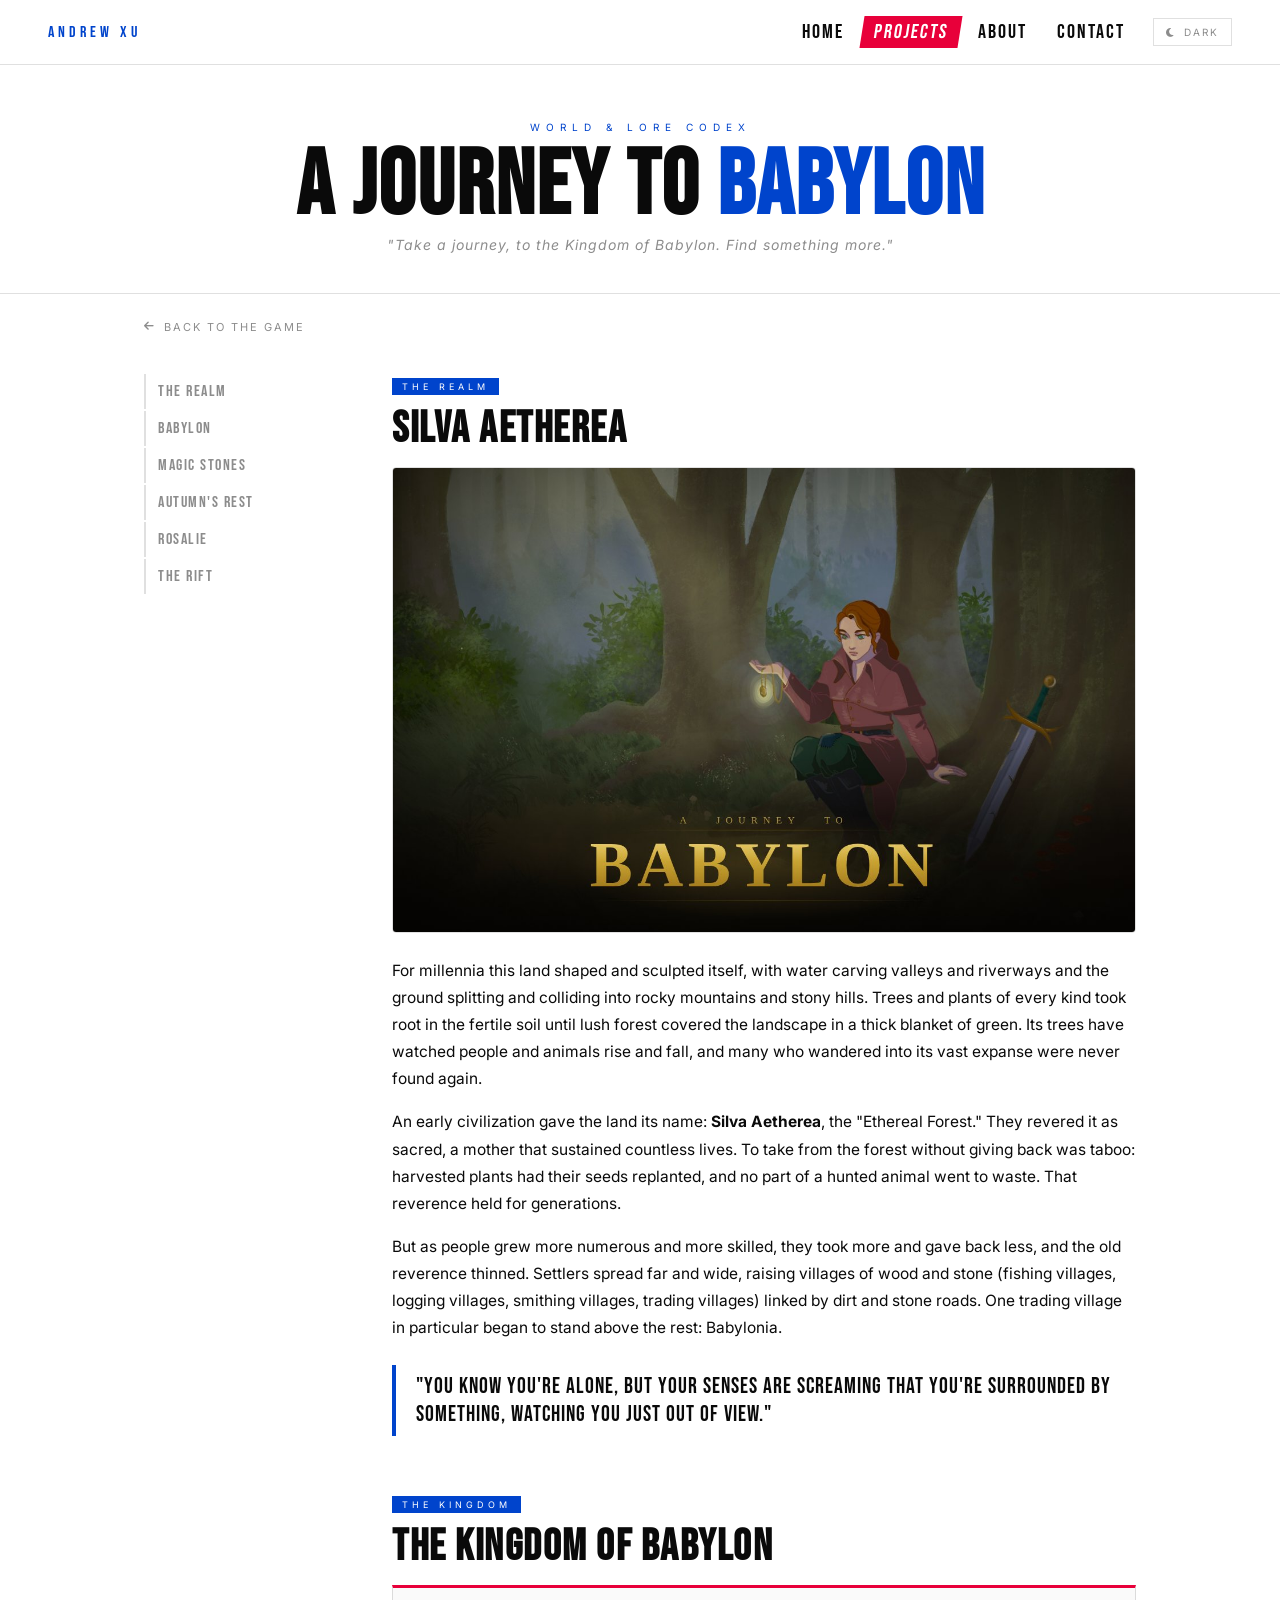
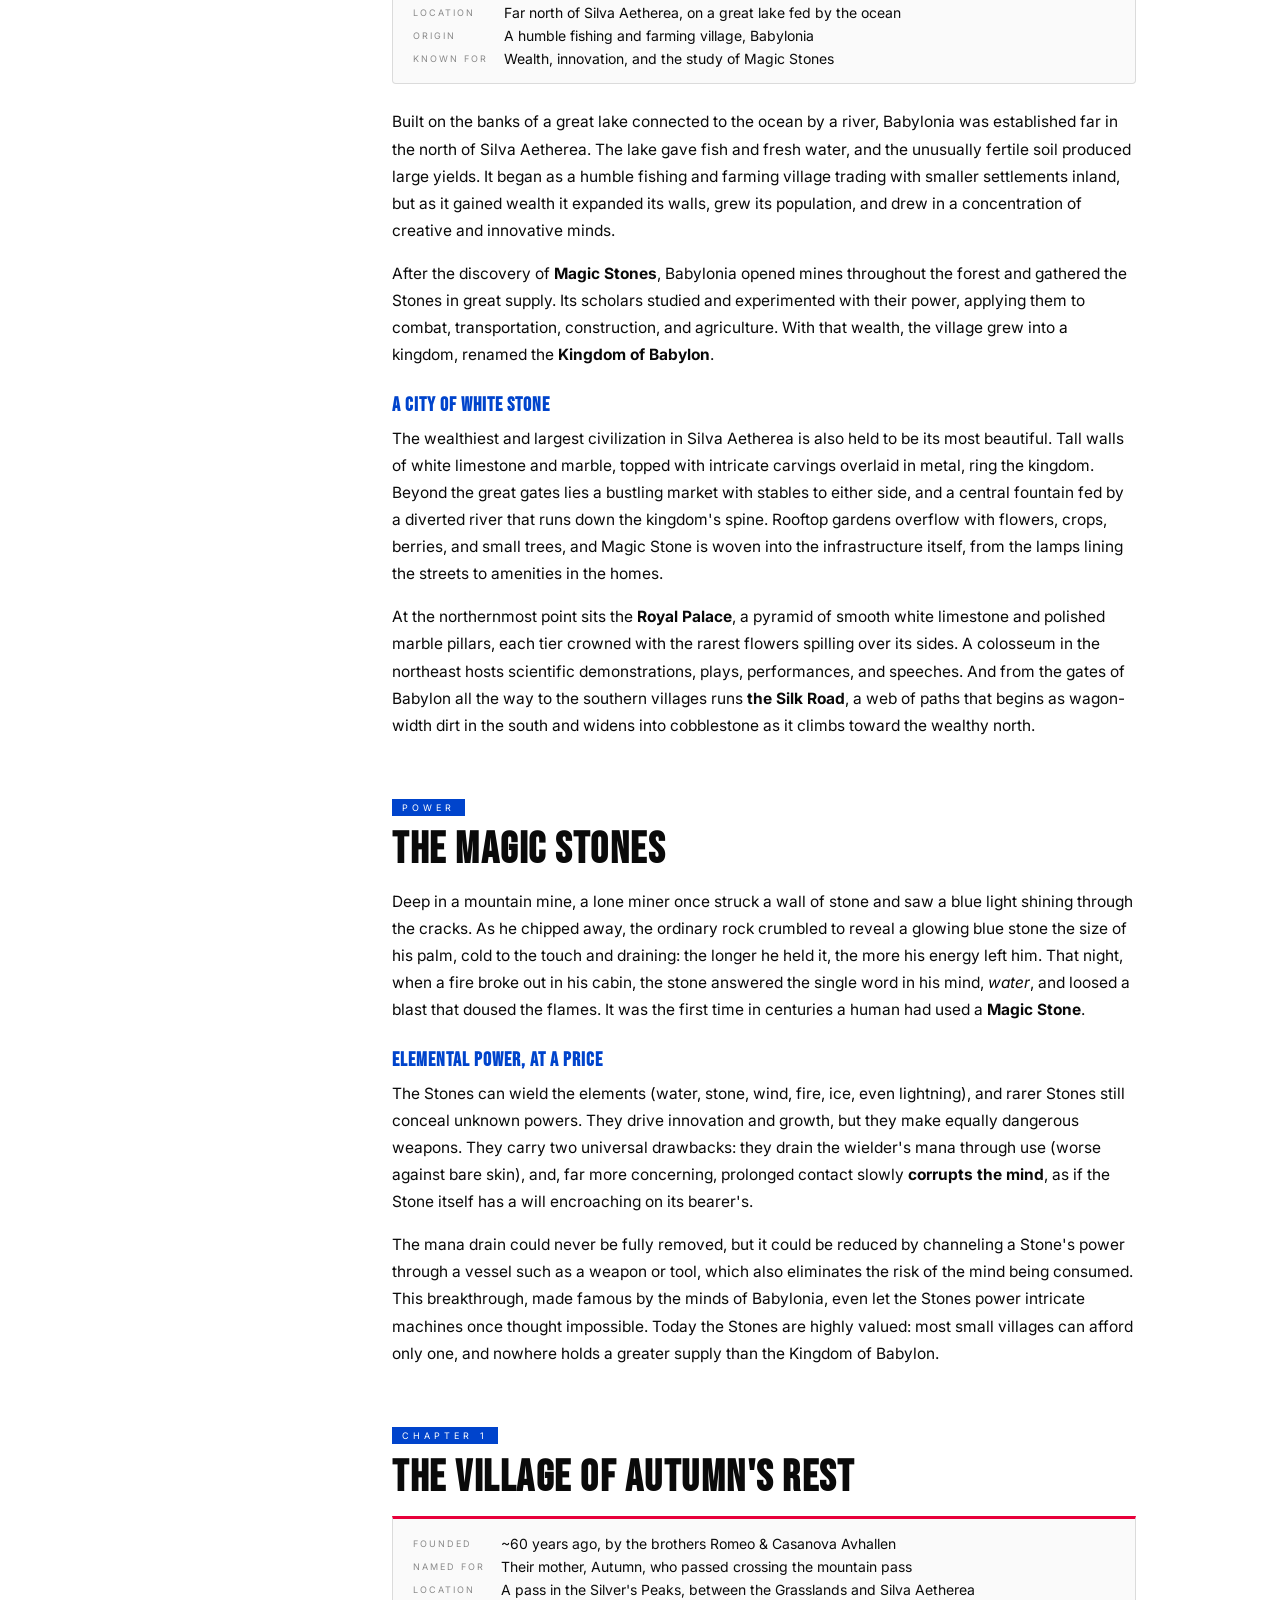
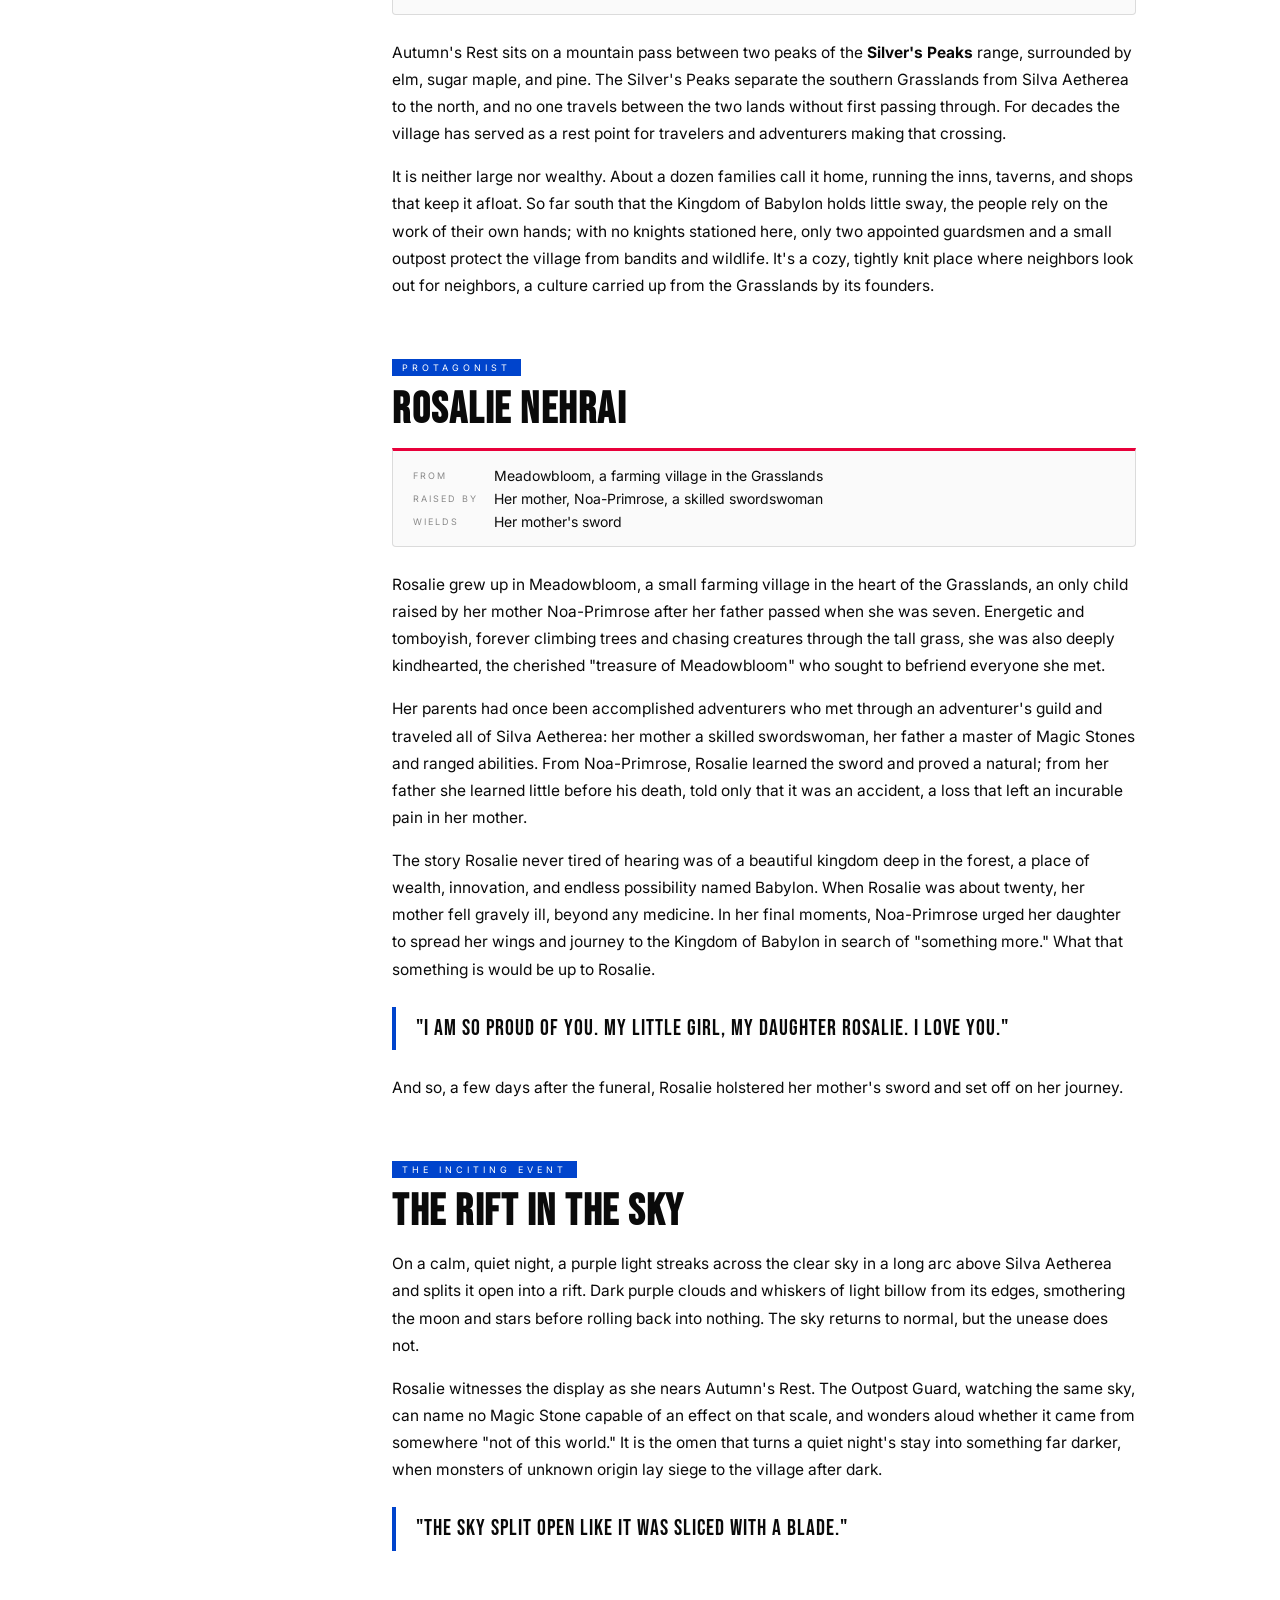
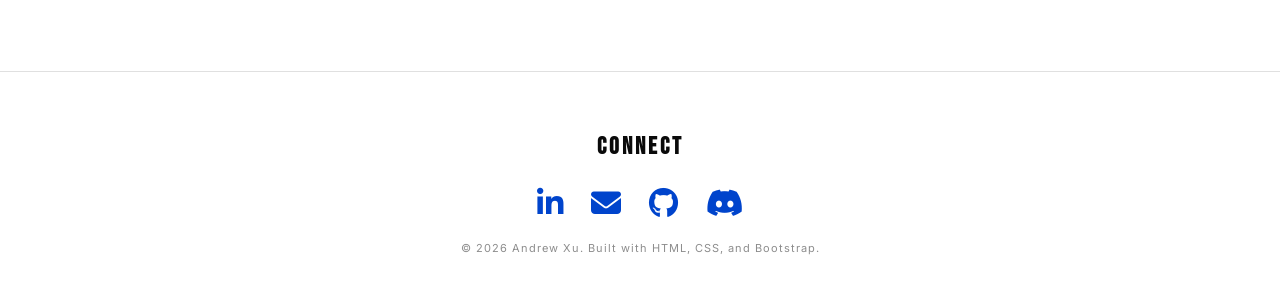
<file: lore-babylon.html>
<!doctype html>
<html lang="en">

<head>
  <meta charset="utf-8">
  <meta name="viewport" content="width=device-width, initial-scale=1">
  <meta name="author" content="Andrew Xu">
  <meta name="description" content="The world and lore of A Journey to Babylon: Silva Aetherea, the Kingdom of Babylon, Magic Stones, and more.">
  <title>A Journey to Babylon | Lore Codex</title>

  <script>
    (function () {
      try { if (localStorage.getItem('theme') === 'dark') document.documentElement.classList.add('dark'); } catch (e) {}
    })();
  </script>

  <link rel="preconnect" href="https://fonts.googleapis.com">
  <link rel="preconnect" href="https://fonts.gstatic.com" crossorigin>
  <link href="https://fonts.googleapis.com/css2?family=Bebas+Neue&family=Inter:wght@400;500;700;900&display=swap" rel="stylesheet">
  <link rel="stylesheet" href="https://cdnjs.cloudflare.com/ajax/libs/font-awesome/6.5.1/css/all.min.css"
    integrity="sha512-DTOQO9RWCH3ppGqcWaEA1BIZOC6xxalwEsw9c2QQeAIftl+Vegovlnee1c9QX4TctnWMn13TZye+giMm8e2LwA=="
    crossorigin="anonymous" referrerpolicy="no-referrer">
  <link rel="stylesheet" href="style.css">
</head>

<body>
  <header>
    <nav class="site-nav" aria-label="Main navigation">
      <a class="brand" href="index.html">ANDREW XU</a>
      <div class="links">
        <a href="index.html">HOME</a>
        <a class="active" aria-current="page" href="projects.html">PROJECTS</a>
        <a href="aboutme.html">ABOUT</a>
        <a href="contact.html">CONTACT</a>
        <button class="theme-toggle" id="themeToggle" aria-label="Toggle dark mode" style="margin-left:10px;">
          <span class="fa-solid fa-moon" id="themeIcon" aria-hidden="true"></span>
          <span id="themeLabel">Dark</span>
        </button>
      </div>
    </nav>
  </header>

  <section class="lore-hero">
    <div class="kicker">World &amp; Lore Codex</div>
    <h1>A Journey to <span>Babylon</span></h1>
    <p class="tagline">"Take a journey, to the Kingdom of Babylon. Find something more."</p>
  </section>

  <div style="max-width:1040px;margin:0 auto;padding:20px 24px 0;">
    <a class="back-link" href="case-study.html" style="margin:0;">
      <span class="fa-solid fa-arrow-left" aria-hidden="true"></span> Back to the Game
    </a>
  </div>

  <div class="codex">
    <!-- Sticky in-page nav -->
    <nav class="codex-nav" aria-label="Lore sections">
      <a href="#silva">The Realm</a>
      <a href="#babylon">Babylon</a>
      <a href="#stones">Magic Stones</a>
      <a href="#autumns-rest">Autumn's Rest</a>
      <a href="#rosalie">Rosalie</a>
      <a href="#rift">The Rift</a>
    </nav>

    <div class="codex-body">

      <!-- ===================== SILVA AETHEREA ===================== -->
      <section class="lore-section" id="silva">
        <span class="sec-tag">The Realm</span>
        <h2>Silva Aetherea</h2>
        <img class="lore-img" src="images/babylon-hero.jpg" alt="The forest realm of Silva Aetherea at night">
        <p>
          For millennia this land shaped and sculpted itself, with water carving valleys and riverways and the ground splitting and colliding into rocky mountains and stony hills. Trees and plants of every kind took root in the fertile soil until lush forest covered the landscape in a thick blanket of green. Its trees have watched people and animals rise and fall, and many who wandered into its vast expanse were never found again.
        </p>
        <p>
          An early civilization gave the land its name: <strong>Silva Aetherea</strong>, the "Ethereal Forest." They revered it as sacred, a mother that sustained countless lives. To take from the forest without giving back was taboo: harvested plants had their seeds replanted, and no part of a hunted animal went to waste. That reverence held for generations.
        </p>
        <p>
          But as people grew more numerous and more skilled, they took more and gave back less, and the old reverence thinned. Settlers spread far and wide, raising villages of wood and stone (fishing villages, logging villages, smithing villages, trading villages) linked by dirt and stone roads. One trading village in particular began to stand above the rest: Babylonia.
        </p>
        <div class="lore-pullquote">"You know you're alone, but your senses are screaming that you're surrounded by something, watching you just out of view."</div>
      </section>

      <!-- ===================== BABYLON ===================== -->
      <section class="lore-section" id="babylon">
        <span class="sec-tag">The Kingdom</span>
        <h2>The Kingdom of Babylon</h2>
        <div class="lore-facts">
          <dl>
            <dt>Location</dt><dd>Far north of Silva Aetherea, on a great lake fed by the ocean</dd>
            <dt>Origin</dt><dd>A humble fishing and farming village, Babylonia</dd>
            <dt>Known for</dt><dd>Wealth, innovation, and the study of Magic Stones</dd>
          </dl>
        </div>
        <p>
          Built on the banks of a great lake connected to the ocean by a river, Babylonia was established far in the north of Silva Aetherea. The lake gave fish and fresh water, and the unusually fertile soil produced large yields. It began as a humble fishing and farming village trading with smaller settlements inland, but as it gained wealth it expanded its walls, grew its population, and drew in a concentration of creative and innovative minds.
        </p>
        <p>
          After the discovery of <strong>Magic Stones</strong>, Babylonia opened mines throughout the forest and gathered the Stones in great supply. Its scholars studied and experimented with their power, applying them to combat, transportation, construction, and agriculture. With that wealth, the village grew into a kingdom, renamed the <strong>Kingdom of Babylon</strong>.
        </p>
        <h3>A City of White Stone</h3>
        <p>
          The wealthiest and largest civilization in Silva Aetherea is also held to be its most beautiful. Tall walls of white limestone and marble, topped with intricate carvings overlaid in metal, ring the kingdom. Beyond the great gates lies a bustling market with stables to either side, and a central fountain fed by a diverted river that runs down the kingdom's spine. Rooftop gardens overflow with flowers, crops, berries, and small trees, and Magic Stone is woven into the infrastructure itself, from the lamps lining the streets to amenities in the homes.
        </p>
        <p>
          At the northernmost point sits the <strong>Royal Palace</strong>, a pyramid of smooth white limestone and polished marble pillars, each tier crowned with the rarest flowers spilling over its sides. A colosseum in the northeast hosts scientific demonstrations, plays, performances, and speeches. And from the gates of Babylon all the way to the southern villages runs <strong>the Silk Road</strong>, a web of paths that begins as wagon-width dirt in the south and widens into cobblestone as it climbs toward the wealthy north.
        </p>
      </section>

      <!-- ===================== MAGIC STONES ===================== -->
      <section class="lore-section" id="stones">
        <span class="sec-tag">Power</span>
        <h2>The Magic Stones</h2>
        <p>
          Deep in a mountain mine, a lone miner once struck a wall of stone and saw a blue light shining through the cracks. As he chipped away, the ordinary rock crumbled to reveal a glowing blue stone the size of his palm, cold to the touch and draining: the longer he held it, the more his energy left him. That night, when a fire broke out in his cabin, the stone answered the single word in his mind, <em>water</em>, and loosed a blast that doused the flames. It was the first time in centuries a human had used a <strong>Magic Stone</strong>.
        </p>
        <h3>Elemental Power, at a Price</h3>
        <p>
          The Stones can wield the elements (water, stone, wind, fire, ice, even lightning), and rarer Stones still conceal unknown powers. They drive innovation and growth, but they make equally dangerous weapons. They carry two universal drawbacks: they drain the wielder's mana through use (worse against bare skin), and, far more concerning, prolonged contact slowly <strong>corrupts the mind</strong>, as if the Stone itself has a will encroaching on its bearer's.
        </p>
        <p>
          The mana drain could never be fully removed, but it could be reduced by channeling a Stone's power through a vessel such as a weapon or tool, which also eliminates the risk of the mind being consumed. This breakthrough, made famous by the minds of Babylonia, even let the Stones power intricate machines once thought impossible. Today the Stones are highly valued: most small villages can afford only one, and nowhere holds a greater supply than the Kingdom of Babylon.
        </p>
      </section>

      <!-- ===================== AUTUMN'S REST ===================== -->
      <section class="lore-section" id="autumns-rest">
        <span class="sec-tag">Chapter 1</span>
        <h2>The Village of Autumn's Rest</h2>
        <div class="lore-facts">
          <dl>
            <dt>Founded</dt><dd>~60 years ago, by the brothers Romeo &amp; Casanova Avhallen</dd>
            <dt>Named for</dt><dd>Their mother, Autumn, who passed crossing the mountain pass</dd>
            <dt>Location</dt><dd>A pass in the Silver's Peaks, between the Grasslands and Silva Aetherea</dd>
          </dl>
        </div>
        <p>
          Autumn's Rest sits on a mountain pass between two peaks of the <strong>Silver's Peaks</strong> range, surrounded by elm, sugar maple, and pine. The Silver's Peaks separate the southern Grasslands from Silva Aetherea to the north, and no one travels between the two lands without first passing through. For decades the village has served as a rest point for travelers and adventurers making that crossing.
        </p>
        <p>
          It is neither large nor wealthy. About a dozen families call it home, running the inns, taverns, and shops that keep it afloat. So far south that the Kingdom of Babylon holds little sway, the people rely on the work of their own hands; with no knights stationed here, only two appointed guardsmen and a small outpost protect the village from bandits and wildlife. It's a cozy, tightly knit place where neighbors look out for neighbors, a culture carried up from the Grasslands by its founders.
        </p>
      </section>

      <!-- ===================== ROSALIE ===================== -->
      <section class="lore-section" id="rosalie">
        <span class="sec-tag">Protagonist</span>
        <h2>Rosalie Nehrai</h2>
        <div class="lore-facts">
          <dl>
            <dt>From</dt><dd>Meadowbloom, a farming village in the Grasslands</dd>
            <dt>Raised by</dt><dd>Her mother, Noa-Primrose, a skilled swordswoman</dd>
            <dt>Wields</dt><dd>Her mother's sword</dd>
          </dl>
        </div>
        <p>
          Rosalie grew up in Meadowbloom, a small farming village in the heart of the Grasslands, an only child raised by her mother Noa-Primrose after her father passed when she was seven. Energetic and tomboyish, forever climbing trees and chasing creatures through the tall grass, she was also deeply kindhearted, the cherished "treasure of Meadowbloom" who sought to befriend everyone she met.
        </p>
        <p>
          Her parents had once been accomplished adventurers who met through an adventurer's guild and traveled all of Silva Aetherea: her mother a skilled swordswoman, her father a master of Magic Stones and ranged abilities. From Noa-Primrose, Rosalie learned the sword and proved a natural; from her father she learned little before his death, told only that it was an accident, a loss that left an incurable pain in her mother.
        </p>
        <p>
          The story Rosalie never tired of hearing was of a beautiful kingdom deep in the forest, a place of wealth, innovation, and endless possibility named Babylon. When Rosalie was about twenty, her mother fell gravely ill, beyond any medicine. In her final moments, Noa-Primrose urged her daughter to spread her wings and journey to the Kingdom of Babylon in search of "something more." What that something is would be up to Rosalie.
        </p>
        <div class="lore-pullquote">"I am so proud of you. My little girl, my daughter Rosalie. I love you."</div>
        <p>
          And so, a few days after the funeral, Rosalie holstered her mother's sword and set off on her journey.
        </p>
      </section>

      <!-- ===================== THE RIFT ===================== -->
      <section class="lore-section" id="rift">
        <span class="sec-tag">The Inciting Event</span>
        <h2>The Rift in the Sky</h2>
        <p>
          On a calm, quiet night, a purple light streaks across the clear sky in a long arc above Silva Aetherea and splits it open into a rift. Dark purple clouds and whiskers of light billow from its edges, smothering the moon and stars before rolling back into nothing. The sky returns to normal, but the unease does not.
        </p>
        <p>
          Rosalie witnesses the display as she nears Autumn's Rest. The Outpost Guard, watching the same sky, can name no Magic Stone capable of an effect on that scale, and wonders aloud whether it came from somewhere "not of this world." It is the omen that turns a quiet night's stay into something far darker, when monsters of unknown origin lay siege to the village after dark.
        </p>
        <div class="lore-pullquote">"The sky split open like it was sliced with a blade."</div>
      </section>

    </div>
  </div>

  <footer class="site-foot">
    <h2>Connect</h2>
    <div class="social">
      <a href="https://www.linkedin.com/in/andrew-l-xuu/" target="_blank" aria-label="LinkedIn">
        <span class="fa-brands fa-linkedin-in" aria-hidden="true"></span>
      </a>
      <a href="mailto:andrew.l.xuu@gmail.com" aria-label="Email Andrew Xu">
        <span class="fa-solid fa-envelope" aria-hidden="true"></span>
      </a>
      <a href="https://github.com/andrewxuu" target="_blank" aria-label="GitHub">
        <span class="fa-brands fa-github" aria-hidden="true"></span>
      </a>
      <a href="https://discord.com/users/377968184894160897" target="_blank" aria-label="Discord">
        <span class="fa-brands fa-discord" aria-hidden="true"></span>
      </a>
    </div>
    <p class="copyright">&copy; 2026 Andrew Xu. Built with HTML, CSS, and Bootstrap.</p>
  </footer>

  <script>
    (function () {
      var root = document.documentElement;
      var btn = document.getElementById('themeToggle');
      var icon = document.getElementById('themeIcon');
      var label = document.getElementById('themeLabel');
      function sync() {
        var dark = root.classList.contains('dark');
        label.textContent = dark ? 'Light' : 'Dark';
        icon.className = dark ? 'fa-solid fa-sun' : 'fa-solid fa-moon';
      }
      sync();
      btn.addEventListener('click', function () {
        root.classList.toggle('dark');
        try { localStorage.setItem('theme', root.classList.contains('dark') ? 'dark' : 'light'); } catch (e) {}
        sync();
      });
    })();
  </script>
</body>
</html>
</file>
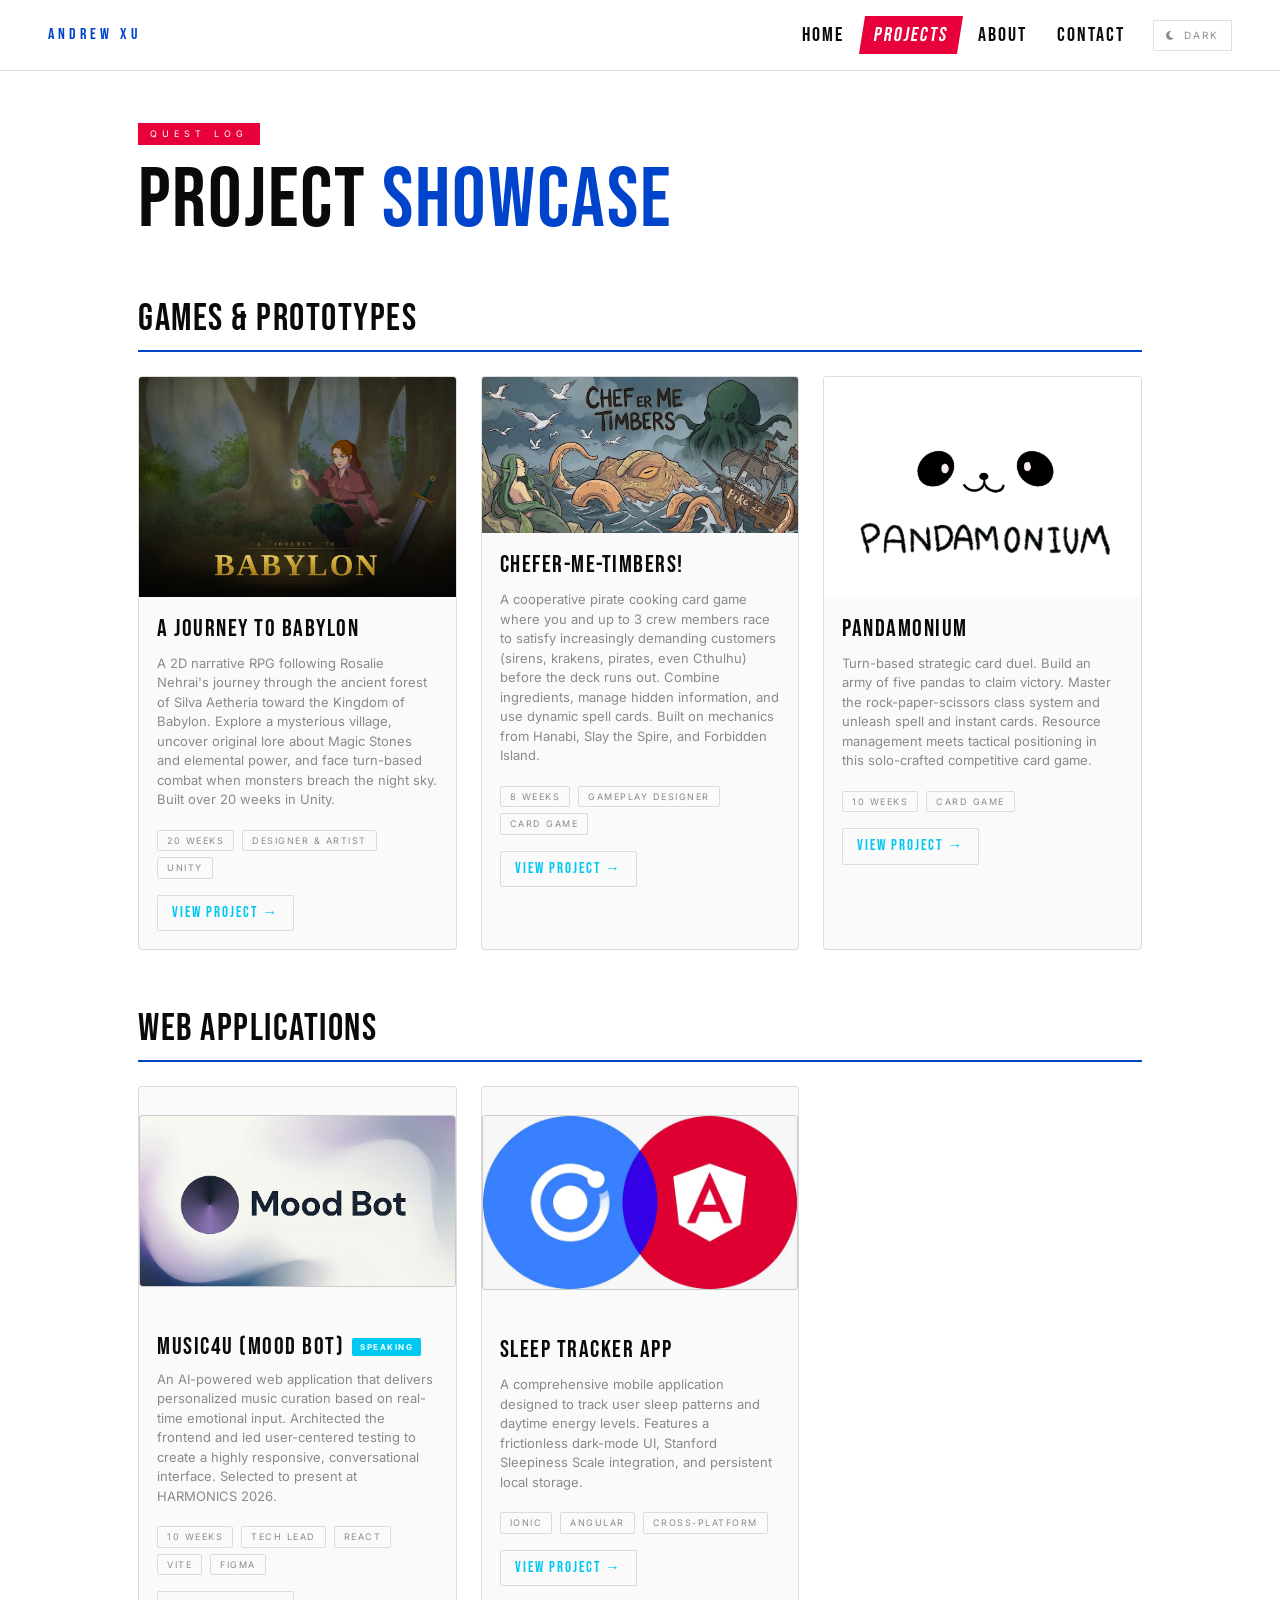
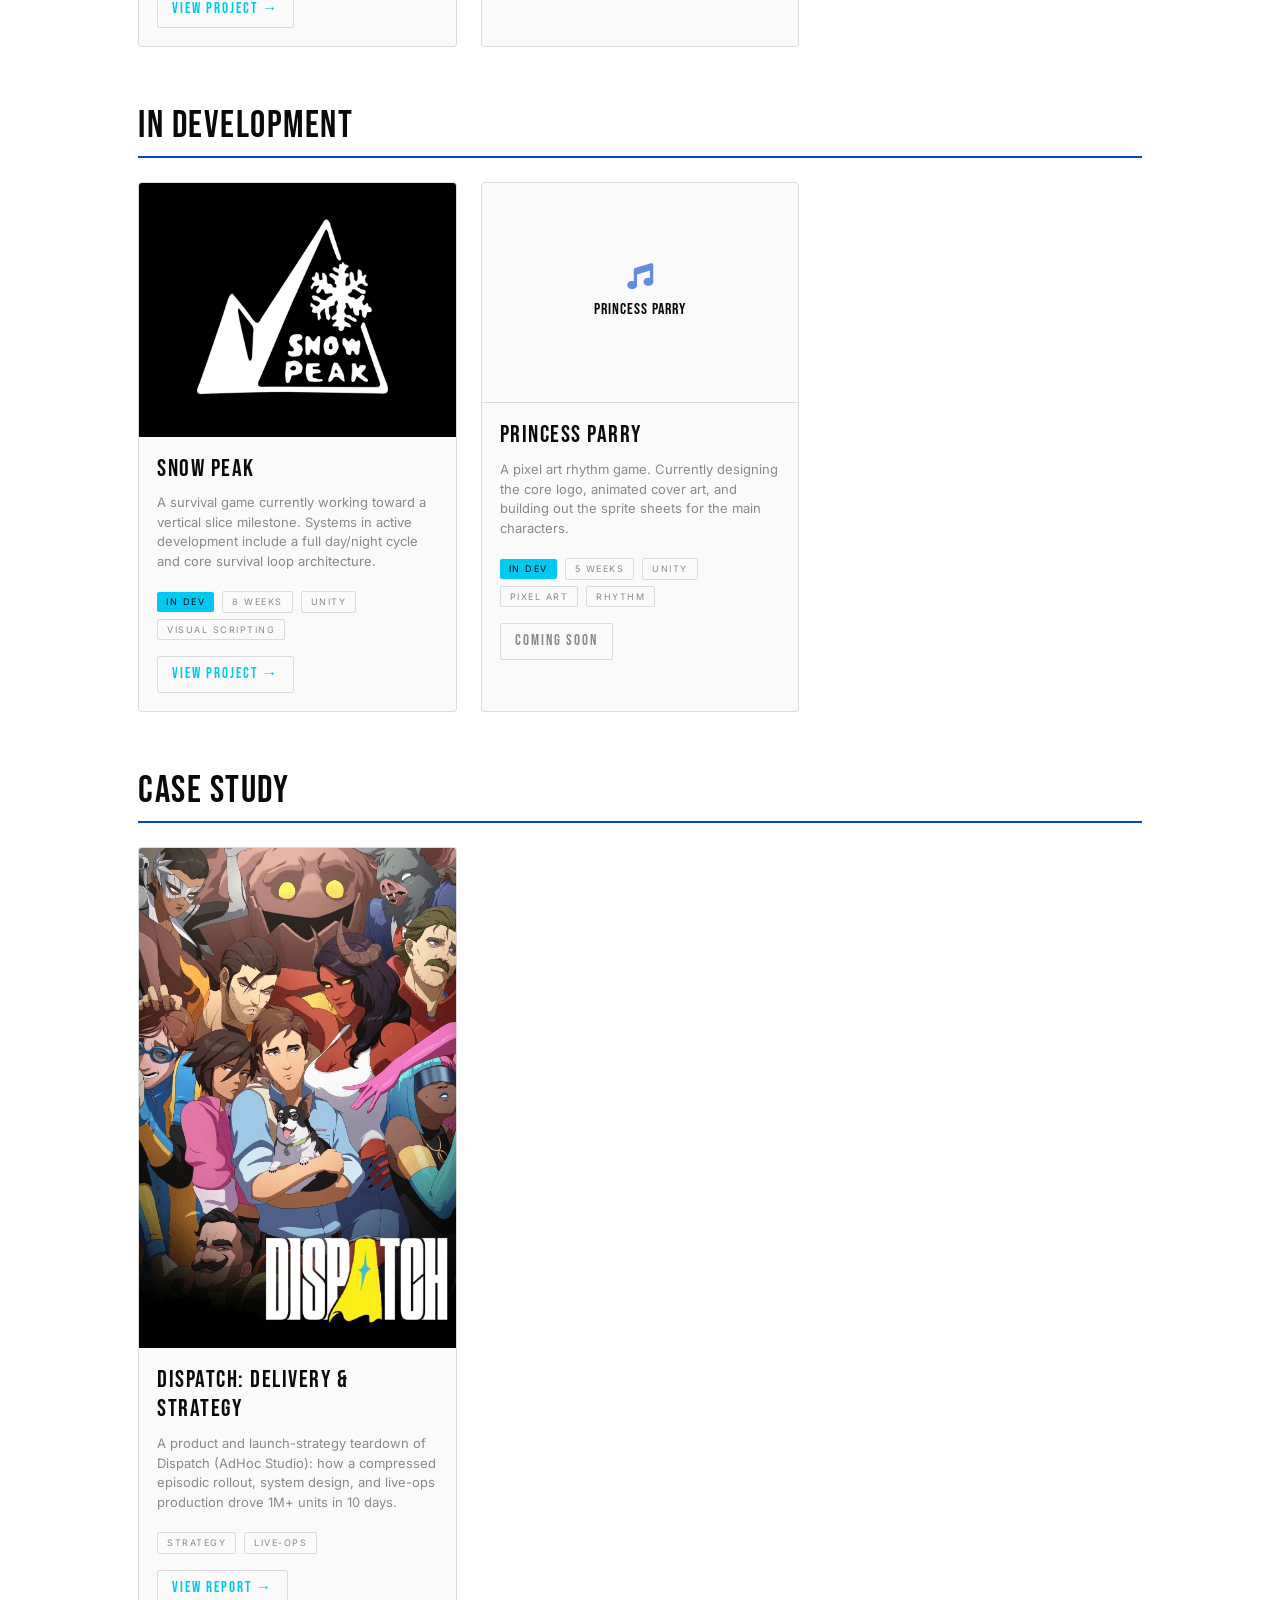
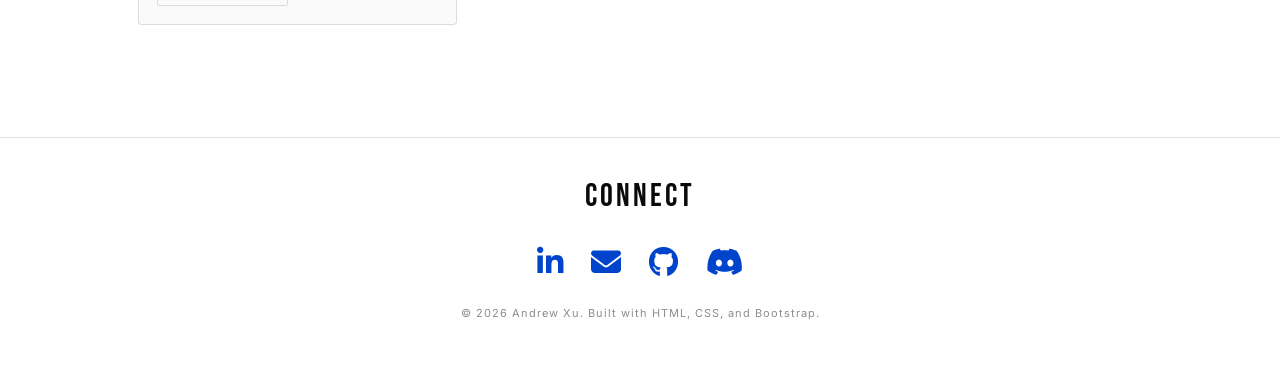
<file: projects.html>
<!doctype html>
<html lang="en">

<head>
  <meta charset="utf-8">
  <meta name="viewport" content="width=device-width, initial-scale=1">
  <meta name="author" content="Andrew Xu">
  <meta name="description" content="Andrew Xu project showcase: games, prototypes, and QA reports.">
  <title>Andrew Xu | Projects</title>

  <script>
    (function () {
      try { if (localStorage.getItem('theme') === 'dark') document.documentElement.classList.add('dark'); } catch (e) {}
    })();
  </script>

  <link rel="preconnect" href="https://fonts.googleapis.com">
  <link rel="preconnect" href="https://fonts.gstatic.com" crossorigin>
  <link href="https://fonts.googleapis.com/css2?family=Bebas+Neue&family=Inter:wght@400;500;700;900&display=swap" rel="stylesheet">
  <link rel="stylesheet" href="https://cdn.jsdelivr.net/npm/bootstrap@5.3.3/dist/css/bootstrap.min.css"
    integrity="sha384-QWTKZyjpPEjISv5WaRU9OFeRpok6YctnYmDr5pNlyT2bRjXh0JMhjY6hW+ALEwIH"
    crossorigin="anonymous">
  <link rel="stylesheet" href="https://cdnjs.cloudflare.com/ajax/libs/font-awesome/6.5.1/css/all.min.css"
    integrity="sha512-DTOQO9RWCH3ppGqcWaEA1BIZOC6xxalwEsw9c2QQeAIftl+Vegovlnee1c9QX4TctnWMn13TZye+giMm8e2LwA=="
    crossorigin="anonymous" referrerpolicy="no-referrer">
  <link rel="stylesheet" href="style.css">
</head>

<body>
  <header>
    <nav class="site-nav" aria-label="Main navigation">
      <a class="brand" href="index.html">ANDREW XU</a>
      <div class="links">
        <a href="index.html">HOME</a>
        <a class="active" aria-current="page" href="projects.html">PROJECTS</a>
        <a href="aboutme.html">ABOUT</a>
        <a href="contact.html">CONTACT</a>
        <button class="theme-toggle" id="themeToggle" aria-label="Toggle dark mode" style="margin-left:10px;">
          <span class="fa-solid fa-moon" id="themeIcon" aria-hidden="true"></span>
          <span id="themeLabel">Dark</span>
        </button>
      </div>
    </nav>
  </header>

  <main class="page">
    <span class="page-kicker">Quest Log</span>
    <h1 class="page-title">PROJECT <span>SHOWCASE</span></h1>

    <h2 class="sec-head">Games &amp; Prototypes</h2>
    <div class="row row-cols-1 row-cols-md-2 row-cols-lg-3 g-4">
      <div class="col">
        <div class="p3-card">
          <img src="images/babylon-hero.jpg" alt="A Journey to Babylon title art" style="height:220px;object-fit:cover;object-position:center;">
          <div class="body">
            <h3 class="title">A Journey to Babylon</h3>
            <p class="text">A 2D narrative RPG following Rosalie Nehrai's journey through the ancient forest of Silva Aetheria toward the Kingdom of Babylon. Explore a mysterious village, uncover original lore about Magic Stones and elemental power, and face turn-based combat when monsters breach the night sky. Built over 20 weeks in Unity.</p>
            <div>
              <span class="pill pill-line">20 Weeks</span>
              <span class="pill pill-line">Designer &amp; Artist</span>
              <span class="pill pill-line">Unity</span>
            </div>
            <a href="case-study-journey-to-babylon.html" class="p3-btn">View Project &rarr;</a>
          </div>
        </div>
      </div>


      <!-- Chef-Me-Timbers! -->
      <div class="col">
        <div class="p3-card">
          <img src="images/chefer-cover.png" alt="Chefer-Me-Timbers Cover">
          <div class="body">
            <h3 class="title">Chefer-Me-Timbers!</h3>
            <p class="text">A cooperative pirate cooking card game where you and up to 3 crew members race to satisfy increasingly demanding customers (sirens, krakens, pirates, even Cthulhu) before the deck runs out. Combine ingredients, manage hidden information, and use dynamic spell cards. Built on mechanics from Hanabi, Slay the Spire, and Forbidden Island.</p>
            <div>
              <span class="pill pill-line">8 Weeks</span>
              <span class="pill pill-line">Gameplay Designer</span>
              <span class="pill pill-line">Card Game</span>
            </div>
            <a href="case-study-chefer.html" class="p3-btn">View Project &rarr;</a>
          </div>
        </div>
      </div>

    <!-- Pandemonium -->
      <div class="col">
        <div class="p3-card">
          <img src="images/panda cover.png" alt="Pandamonium panda face" style="height:220px; object-fit:contain; object-position:center; background-color:#ffffff; padding:10px;">
          <div class="body">
            <h3 class="title">Pandamonium</h3>
            <p class="text">Turn-based strategic card duel. Build an army of five pandas to claim victory. Master the rock-paper-scissors class system and unleash spell and instant cards. Resource management meets tactical positioning in this solo-crafted competitive card game.</p>
            <div>
              <span class="pill pill-line">10 Weeks</span>
              <span class="pill pill-line">Card Game</span>
            </div>
            <a href="case-study-panda.html" class="p3-btn">View Project &rarr;</a>
          </div>
        </div>
      </div>

    </div>


    <h2 class="sec-head">Web Applications</h2>
    <div class="row row-cols-1 row-cols-md-2 row-cols-lg-3 g-4">
      <div class="col">
        <div class="p3-card">
          <img src="images/moodbot-cover.png" alt="cover image of moodapp" class="article-hero">
          <div class="body">
            <div style="display: flex; align-items: center; gap: 8px; margin-bottom: 8px;">
              <h3 class="title" style="margin: 0;">Music4U (Mood Bot)</h3>
              <span class="pill" style="background: var(--cyan); color: var(--bg); font-weight: 700; font-size: 8px; padding: 3px 8px; white-space: nowrap;">SPEAKING</span>
            </div>
            <p class="text">An AI-powered web application that delivers personalized music curation based on real-time emotional input. Architected the frontend and led user-centered testing to create a highly responsive, conversational interface. Selected to present at HARMONICS 2026.</p>
            <div>
              <span class="pill pill-line">10 Weeks</span>
              <span class="pill pill-line">Tech Lead</span>
              <span class="pill pill-line">React</span>
              <span class="pill pill-line">Vite</span>
              <span class="pill pill-line">Figma</span>
            </div>
            <a href="case-study-moodbot.html" class="p3-btn">View Project &rarr;</a>
          </div>
        </div>
      </div>
    
      <div class="col">
        <div class="p3-card">
          <img src="images/sleep-tracker-cover.png" alt="cover image of sleeptracker app" class="article-hero">
          <div class="body">
            <h3 class="title">Sleep Tracker App</h3>
            <p class="text">A comprehensive mobile application designed to track user sleep patterns and daytime energy levels. Features a frictionless dark-mode UI, Stanford Sleepiness Scale integration, and persistent local storage.</p>
            <div>
              <span class="pill pill-line">Ionic</span>
              <span class="pill pill-line">Angular</span>
              <span class="pill pill-line">Cross-Platform</span>
            </div>
            <a href="case-study-sleeptracker.html" class="p3-btn">View Project &rarr;</a>
          </div>
        </div>
      </div>

    </div>

    <h2 class="sec-head">In Development</h2>
    <div class="row row-cols-1 row-cols-md-2 row-cols-lg-3 g-4">
      
      <!-- Snow Peak -->
      <div class="col">
        <div class="p3-card">
          <img src="images/snow_cover.png" alt="Snow Peak Cover">
          <div class="body">
            <h3 class="title">Snow Peak</h3>
            <p class="text">A survival game currently working toward a vertical slice milestone. Systems in active development include a full day/night cycle and core survival loop architecture.</p>
            <div>
              <span class="pill pill-cyan">In Dev</span>
              <span class="pill pill-line">8 Weeks</span>
              <span class="pill pill-line">Unity</span>
              <span class="pill pill-line">Visual Scripting</span>
            </div>
            <a href="case-study-snow-peak.html" class="p3-btn">View Project &rarr;</a>
          </div>
        </div>
      </div>

      <!-- Princess Parry -->
      <div class="col">
        <div class="p3-card">
          <div class="img-placeholder" style="height:220px; margin:0; border-radius:4px 4px 0 0; border:none; border-bottom:1px solid var(--border);">
            <span class="fa-solid fa-music ph-icon" aria-hidden="true"></span>
            <span class="ph-label">Princess Parry</span>          </div>
          <div class="body">
            <h3 class="title">Princess Parry</h3>
            <p class="text">A pixel art rhythm game. Currently designing the core logo, animated cover art, and building out the sprite sheets for the main characters.</p>
            <div>
              <span class="pill pill-cyan">In Dev</span>
              <span class="pill pill-line">5 Weeks</span>
              <span class="pill pill-line">Unity</span>
              <span class="pill pill-line">Pixel Art</span>
              <span class="pill pill-line">Rhythm</span>
            </div>
            <a href="#" class="p3-btn muted" style="pointer-events: none;">Coming Soon</a>
          </div>
        </div>
      </div>

    </div>

    

    <h2 class="sec-head">Case Study</h2>
    <div class="row row-cols-1 row-cols-md-2 row-cols-lg-3 g-4">
      <div class="col">
        <div class="p3-card">
          <img src="images/dispatch-cover.png" alt="Dispatch cover art" style="height:500px; object-fit:cover; object-position:center top;">
          <div class="body">
            <h3 class="title">Dispatch: Delivery &amp; Strategy</h3>
            <p class="text">A product and launch-strategy teardown of Dispatch (AdHoc Studio): how a compressed episodic rollout, system design, and live-ops production drove 1M+ units in 10 days.</p>
            <div>
              <span class="pill pill-line">Strategy</span>
              <span class="pill pill-line">Live-Ops</span>
            </div>
            <a href="analysis-dispatch.html" class="p3-btn">View Report &rarr;</a>
          </div>
        </div>
      </div>
    </div>
  </main>

  <footer class="site-foot">
    <h2>Connect</h2>
    <div class="social">
      <a href="https://www.linkedin.com/in/andrew-l-xuu/" target="_blank" aria-label="LinkedIn">
        <span class="fa-brands fa-linkedin-in" aria-hidden="true"></span>
      </a>
      <a href="mailto:andrew.l.xuu@gmail.com" aria-label="Email Andrew Xu">
        <span class="fa-solid fa-envelope" aria-hidden="true"></span>
      </a>
      <a href="https://github.com/andrewxuu" target="_blank" aria-label="GitHub">
        <span class="fa-brands fa-github" aria-hidden="true"></span>
      </a>
      <a href="https://discord.com/users/377968184894160897" target="_blank" aria-label="Discord">
        <span class="fa-brands fa-discord" aria-hidden="true"></span>
      </a>
    </div>
    <p class="copyright">&copy; 2026 Andrew Xu. Built with HTML, CSS, and Bootstrap.</p>
  </footer>

  <script src="https://cdn.jsdelivr.net/npm/bootstrap@5.3.3/dist/js/bootstrap.bundle.min.js"
    integrity="sha384-YvpcrYf0tY3lHB60NNkmXc5s9fDVZLESaAA55NDzOxhy9GkcIdslK1eN7N6jIeHz"
    crossorigin="anonymous"></script>
  <script>
    (function () {
      var root = document.documentElement;
      var btn = document.getElementById('themeToggle');
      var icon = document.getElementById('themeIcon');
      var label = document.getElementById('themeLabel');
      function sync() {
        var dark = root.classList.contains('dark');
        label.textContent = dark ? 'Light' : 'Dark';
        icon.className = dark ? 'fa-solid fa-sun' : 'fa-solid fa-moon';
      }
      sync();
      btn.addEventListener('click', function () {
        root.classList.toggle('dark');
        try { localStorage.setItem('theme', root.classList.contains('dark') ? 'dark' : 'light'); } catch (e) {}
        sync();
      });
    })();
  </script>
</body>
</html>
</file>
<file: style.css>
/* =========================================================
   Andrew Xu — Portfolio
   Persona 3 Reload inspired theme  (light + dark)
   ========================================================= */

:root {
  --blue:        #0044cc;
  --cyan:        #00c8f0;
  --red:         #e8003a;
  --bg:          #ffffff;
  --surface:     #fafafa;
  --ink:         #0a0a0a;
  --ink-dim:     rgba(0, 0, 0, 0.45);
  --ink-faint:   rgba(0, 0, 0, 0.08);
  --border:      rgba(0, 0, 0, 0.12);
  --arc:         #0044cc;
}

:root.dark {
  --blue:        #1466ff;
  --cyan:        #22e0ff;
  --red:         #ff2e63;
  --bg:          #04060f;
  --surface:     #0a0e1c;
  --ink:         #eaf2ff;
  --ink-dim:     rgba(234, 242, 255, 0.45);
  --ink-faint:   rgba(234, 242, 255, 0.10);
  --border:      rgba(234, 242, 255, 0.15);
  --arc:         #1466ff;
}

* { box-sizing: border-box; }

html, body { margin: 0; padding: 0; }

body {
  background: var(--bg);
  color: var(--ink);
  font-family: 'Inter', sans-serif;
  transition: background 0.4s ease, color 0.4s ease;
}

a { color: var(--blue); }

/* Display font helper */
.display {
  font-family: 'Bebas Neue', sans-serif;
  letter-spacing: 2px;
}

/* =========================================================
   Dark-mode toggle button (shared)
   ========================================================= */
.theme-toggle {
  display: inline-flex;
  align-items: center;
  gap: 8px;
  background: none;
  border: 1px solid var(--border);
  color: var(--ink-dim);
  font-family: 'Inter', sans-serif;
  font-size: 10px;
  letter-spacing: 2px;
  text-transform: uppercase;
  padding: 7px 12px;
  cursor: pointer;
  transition: all 0.15s ease;
}
.theme-toggle:hover {
  border-color: var(--blue);
  color: var(--blue);
}

/* =========================================================
   MENU SCREEN  (index.html)
   ========================================================= */
.p3-menu {
  position: relative;
  min-height: 100vh;
  min-height: 100dvh;
  overflow-x: hidden;
  display: grid;
  grid-template-rows: auto 1fr auto;
  padding: 0 60px;
}

/* Signature arc */
.p3-arc {
  position: absolute;
  width: 680px;
  height: 680px;
  border-radius: 50%;
  background: var(--arc);
  top: -280px;
  right: -240px;
  z-index: 0;
  opacity: 0.9;
  transition: background 0.4s ease;
}
.p3-arc::after {
  content: '';
  position: absolute;
  inset: 40px;
  border-radius: 50%;
  background: var(--bg);
  transition: background 0.4s ease;
}

/* Top bar */
.p3-top {
  position: relative;
  z-index: 10;
  padding: 28px 0 0;
  display: flex;
  align-items: flex-end;
  gap: 16px;
  animation: p3-down 0.5s ease both;
}
.p3-top .toggle-wrap { position: absolute; top: 24px; right: 0; }
.p3-brand {
  font-family: 'Bebas Neue', sans-serif;
  font-size: 13px;
  letter-spacing: 6px;
  color: var(--blue);
  text-decoration: none;
  transition: color 0.4s ease;
}
.p3-rule { flex: 1; height: 1px; background: var(--ink-faint); margin-bottom: 4px; }
.p3-year { font-size: 10px; letter-spacing: 3px; color: var(--ink-dim); margin-right: 130px; }

/* Hero */
.p3-hero {
  position: relative;
  z-index: 10;
  display: grid;
  grid-template-columns: auto 80px auto;
  align-items: center;
  gap: 48px;
}
.p3-left { padding: 40px 0; animation: p3-left 0.6s 0.1s ease both; max-width: 400px; }

.p3-tag {
  display: inline-block;
  font-size: 9px;
  letter-spacing: 5px;
  color: #fff;
  background: var(--red);
  padding: 4px 12px;
  margin-bottom: 16px;
  text-transform: uppercase;
  transition: background 0.4s ease;
}
.p3-name {
  font-family: 'Bebas Neue', sans-serif;
  font-size: clamp(56px, 9vw, 104px);
  line-height: 0.9;
  letter-spacing: 2px;
  margin: 0 0 10px;
}
.p3-name span { color: var(--blue); transition: color 0.4s ease; }
.p3-role {
  font-size: 11px;
  letter-spacing: 5px;
  color: var(--ink-dim);
  text-transform: uppercase;
  margin-bottom: 40px;
}
.p3-stats { display: flex; gap: 40px; }
.p3-stat-num {
  font-family: 'Bebas Neue', sans-serif;
  font-size: 36px;
  line-height: 1;
  color: var(--blue);
  transition: color 0.4s ease;
}
.p3-stat-lbl { font-size: 9px; letter-spacing: 3px; color: var(--ink-dim); text-transform: uppercase; }

/* Skewed menu */
.p3-nav {
  display: flex;
  flex-direction: column;
  align-items: flex-end;
  gap: 12px;
  animation: p3-right 0.6s 0.2s ease both;
  padding-right: 10px;
}
.p3-nav a {
  display: block;
  font-family: 'Bebas Neue', sans-serif;
  font-size: clamp(32px, 5vw, 52px);
  letter-spacing: 2px;
  color: var(--cyan);
  text-decoration: none;
  line-height: 1.05;
  padding: 4px 12px;
  transition: color 0.13s ease, background 0.13s ease, transform 0.13s ease;
}
.p3-nav a:hover,
.p3-nav a.active {
  color: #fff;
  background: var(--red);
  transform: skewX(-9deg) translateX(-6px);
}

/* Footer (menu screen) */
.p3-foot {
  position: relative;
  z-index: 10;
  padding: 18px 0 26px;
  display: flex;
  align-items: center;
  gap: 16px;
  border-top: 1px solid var(--ink-faint);
  animation: p3-up 0.6s 0.4s ease both;
}
.p3-prompt {
  font-size: 9px;
  letter-spacing: 4px;
  color: var(--ink-dim);
  text-transform: uppercase;
  animation: p3-pulse 2s 1s ease-in-out infinite;
}
.p3-social { display: flex; gap: 22px; margin-left: auto; align-items: center; }
.p3-social a { font-size: 18px; color: var(--ink-dim); text-decoration: none; transition: color 0.15s ease; }
.p3-social a:hover { color: var(--blue); }

/* =========================================================
   CONTENT PAGES  (projects.html / aboutme.html)
   ========================================================= */

/* Top nav bar */
.site-nav {
  position: sticky;
  top: 0;
  z-index: 50;
  display: flex;
  align-items: center;
  gap: 24px;
  padding: 16px 48px;
  background: var(--bg);
  border-bottom: 1px solid var(--border);
  transition: background 0.4s ease;
}
.site-nav .brand {
  font-family: 'Bebas Neue', sans-serif;
  font-size: 16px;
  letter-spacing: 4px;
  color: var(--blue);
  text-decoration: none;
}
.site-nav .links { display: flex; gap: 6px; margin-left: auto; align-items: center; }
.site-nav .links a {
  font-family: 'Bebas Neue', sans-serif;
  font-size: 20px;
  letter-spacing: 2px;
  color: var(--ink);
  text-decoration: none;
  padding: 4px 12px;
  transition: color 0.13s ease, background 0.13s ease, transform 0.13s ease;
}
.site-nav .links a:hover { color: var(--cyan); }
.site-nav .links a.active {
  color: #fff;
  background: var(--red);
  transform: skewX(-9deg);
}

/* Page container */
.page { max-width: 1100px; margin: 0 auto; padding: 48px; }

/* Page title */
.page-title {
  font-family: 'Bebas Neue', sans-serif;
  font-size: clamp(48px, 8vw, 84px);
  letter-spacing: 2px;
  line-height: 0.95;
  margin: 0 0 8px;
}
.page-title span { color: var(--blue); }
.page-kicker {
  display: inline-block;
  font-size: 9px;
  letter-spacing: 5px;
  color: #fff;
  background: var(--red);
  padding: 4px 12px;
  text-transform: uppercase;
  margin-bottom: 16px;
}

/* Section headings */
.sec-head {
  font-family: 'Bebas Neue', sans-serif;
  font-size: clamp(26px, 4vw, 38px);
  letter-spacing: 2px;
  border-bottom: 2px solid var(--blue);
  padding-bottom: 8px;
  margin: 56px 0 24px;
}

/* Headings inside content */
.page h2, .page h3 {
  font-family: 'Bebas Neue', sans-serif;
  letter-spacing: 1.5px;
  color: var(--ink);
}
.page h4 { color: var(--ink-dim); font-weight: 600; }
.page p, .page li { color: var(--ink); }
.muted { color: var(--ink-dim) !important; }

/* Cards */
.p3-card {
  background: var(--surface);
  border: 1px solid var(--border);
  border-radius: 4px;
  padding: 0;
  height: 100%;
  overflow: hidden;
  transition: transform 0.15s ease, border-color 0.15s ease;
}
.p3-card:hover { transform: translateY(-4px); border-color: var(--blue); }
.p3-card img { width: 100%; display: block; background: var(--ink-faint); }
.p3-card .body { padding: 18px; }
.p3-card .title {
  font-family: 'Bebas Neue', sans-serif;
  font-size: 24px;
  letter-spacing: 1.5px;
  margin: 0 0 10px;
}
.p3-card .text { font-size: 13px; color: var(--ink-dim); line-height: 1.5; }

/* Pills / badges */
.pill {
  display: inline-block;
  font-size: 9px;
  letter-spacing: 1.5px;
  text-transform: uppercase;
  padding: 3px 9px;
  margin: 2px 4px 2px 0;
  border-radius: 2px;
}
.pill-blue  { background: var(--blue); color: #fff; }
.pill-cyan  { background: var(--cyan); color: #04060f; }
.pill-line  { border: 1px solid var(--border); color: var(--ink-dim); }

/* Buttons */
.p3-btn {
  display: inline-block;
  font-family: 'Bebas Neue', sans-serif;
  font-size: 15px;
  letter-spacing: 2px;
  color: var(--cyan);
  text-decoration: none !important;
  padding: 6px 14px;
  margin-top: 14px;
  border: 1px solid var(--border);
  border-radius: 2px;
  transition: color 0.13s ease, background 0.13s ease, border-color 0.13s ease;
}
.p3-btn:hover { color: #fff; background: var(--red); border-color: var(--red); text-decoration: none !important; }

/* Bordered info block (experience / education) */
.entry {
  border: 1px solid var(--border);
  border-left: 3px solid var(--blue);
  border-radius: 0 4px 4px 0;
  padding: 18px 20px;
  margin-bottom: 18px;
  background: var(--surface);
}
.entry .row-head {
  display: flex;
  justify-content: space-between;
  align-items: baseline;
  gap: 12px;
  flex-wrap: wrap;
}
.entry .when { font-size: 11px; letter-spacing: 2px; color: var(--ink-dim); white-space: nowrap; }
.entry h3 { font-size: 20px; margin: 0; }
.entry h4 { font-size: 13px; margin: 4px 0 10px; letter-spacing: 1px; }
.entry ul { font-size: 13px; color: var(--ink); padding-left: 18px; margin: 0; }
.entry li { margin-bottom: 5px; }

/* Profile image */
.pfp {
  width: 100%;
  max-width: 260px;
  border-radius: 50%;
  border: 3px solid var(--blue);
  display: block;
  margin: 0 auto;
}

/* Quote */
.p3-quote {
  border-left: 4px solid var(--blue);
  padding: 6px 0 6px 18px;
  font-size: 18px;
  line-height: 1.5;
  color: var(--ink);
}

/* Site footer (content pages) */
.site-foot {
  border-top: 1px solid var(--border);
  text-align: center;
  padding: 40px 24px 32px;
  margin-top: 64px;
}
.site-foot h2 {
  font-family: 'Bebas Neue', sans-serif;
  letter-spacing: 3px;
  margin-bottom: 24px;
}
.site-foot .social { display: flex; justify-content: center; gap: 28px; margin-bottom: 20px; }
.site-foot .social a { font-size: 30px; color: var(--blue); transition: color 0.15s ease; }
.site-foot .social a:hover { color: var(--cyan); }
.site-foot .copyright { font-size: 11px; letter-spacing: 1px; color: var(--ink-dim); }

/* =========================================================
   CONTACT PAGE
   ========================================================= */
.contact-grid {
  display: grid;
  grid-template-columns: 0.9fr 1.1fr;
  gap: 56px;
  margin-top: 32px;
  align-items: start;
}

.contact-intro { font-size: 15px; line-height: 1.6; color: var(--ink-dim); margin-bottom: 28px; }

.contact-methods { list-style: none; padding: 0; margin: 0; }
.contact-method {
  display: flex;
  align-items: center;
  gap: 16px;
  padding: 14px 16px;
  margin-bottom: 12px;
  border: 1px solid var(--border);
  border-left: 3px solid var(--blue);
  border-radius: 0 4px 4px 0;
  background: var(--surface);
  text-decoration: none;
  transition: transform 0.15s ease, border-color 0.15s ease;
}
.contact-method:hover { transform: translateX(4px); border-color: var(--blue); }
.contact-method .c-icon {
  font-size: 20px;
  color: var(--blue);
  width: 28px;
  text-align: center;
  flex-shrink: 0;
}
.contact-method .c-label {
  font-size: 9px;
  letter-spacing: 3px;
  text-transform: uppercase;
  color: var(--ink-dim);
  display: block;
  margin-bottom: 2px;
}
.contact-method .c-value {
  font-family: 'Bebas Neue', sans-serif;
  font-size: 19px;
  letter-spacing: 1px;
  color: var(--ink);
}

/* Form */
.contact-form .field { margin-bottom: 18px; }
.contact-form label {
  display: block;
  font-size: 9px;
  letter-spacing: 3px;
  text-transform: uppercase;
  color: var(--ink-dim);
  margin-bottom: 7px;
}
.contact-form .req { color: var(--red); text-transform: none; letter-spacing: 0; font-size: 10px; }
.contact-form .group-label {
  font-family: 'Bebas Neue', sans-serif;
  font-size: 22px;
  letter-spacing: 2px;
  color: var(--ink);
  margin-bottom: 10px;
}
.contact-form .name-row {
  display: grid;
  grid-template-columns: 1fr 1fr;
  gap: 16px;
}
@media (max-width: 480px) {
  .contact-form .name-row { grid-template-columns: 1fr; gap: 0; }
}
.contact-form input,
.contact-form textarea {
  width: 100%;
  background: var(--surface);
  border: 1px solid var(--border);
  border-radius: 3px;
  color: var(--ink);
  font-family: 'Inter', sans-serif;
  font-size: 14px;
  padding: 11px 13px;
  transition: border-color 0.15s ease, box-shadow 0.15s ease;
}
.contact-form input:focus,
.contact-form textarea:focus {
  outline: none;
  border-color: var(--blue);
  box-shadow: 0 0 0 3px rgba(0, 68, 204, 0.12);
}
.contact-form textarea { resize: vertical; min-height: 140px; }
.contact-form { max-width: 720px; }
.contact-form .send-btn {
  font-family: 'Bebas Neue', sans-serif;
  font-size: 18px;
  letter-spacing: 3px;
  color: #fff;
  background: var(--blue);
  border: 1px solid var(--blue);
  border-radius: 999px;
  padding: 12px 34px;
  cursor: pointer;
  transition: background 0.13s ease, border-color 0.13s ease, transform 0.13s ease;
}
.contact-form .send-btn:hover { background: var(--red); border-color: var(--red); }
.form-note { font-size: 12px; color: var(--ink-dim); margin-top: 12px; }

@media (max-width: 768px) {
  .contact-grid { grid-template-columns: 1fr; gap: 36px; }
}

/* =========================================================
   CASE STUDY / REPORT ARTICLE
   ========================================================= */
.article { max-width: 760px; margin: 0 auto; padding: 48px 24px 0; }

.back-link {
  display: inline-flex;
  align-items: center;
  gap: 8px;
  font-size: 11px;
  letter-spacing: 2px;
  text-transform: uppercase;
  color: var(--ink-dim);
  text-decoration: none;
  margin-bottom: 24px;
  transition: color 0.13s ease;
}
.back-link:hover { color: var(--blue); }

.article-head { margin-bottom: 32px; }
.article-title {
  font-family: 'Bebas Neue', sans-serif;
  font-size: clamp(40px, 7vw, 68px);
  letter-spacing: 1.5px;
  line-height: 0.98;
  margin: 8px 0 16px;
}
.article-title span { color: var(--blue); }
.article-dek {
  font-size: 17px;
  line-height: 1.5;
  font-style: italic;
  color: var(--ink-dim);
  margin: 4px 0 0;
  max-width: 640px;
}

.article-meta {
  display: flex;
  flex-wrap: wrap;
  border-top: 1px solid var(--border);
  border-bottom: 1px solid var(--border);
  margin-top: 8px;
}
.article-meta .meta-item {
  padding: 12px 22px 12px 0;
  margin-right: 22px;
  border-right: 1px solid var(--border);
}
.article-meta .meta-item:last-child { border-right: none; margin-right: 0; }
.article-meta .meta-label {
  display: block;
  font-size: 8px;
  letter-spacing: 3px;
  text-transform: uppercase;
  color: var(--ink-dim);
  margin-bottom: 3px;
}
.article-meta .meta-value {
  font-family: 'Bebas Neue', sans-serif;
  font-size: 17px;
  letter-spacing: 1px;
  color: var(--ink);
}

.article-hero {
  width: 100%;
  border-radius: 4px;
  border: 1px solid var(--border);
  display: block;
  margin: 28px 0;
  background: var(--ink-faint);
}

.article-body { font-size: 16px; line-height: 1.7; color: var(--ink); }
.article-body h2 {
  font-family: 'Bebas Neue', sans-serif;
  font-size: clamp(24px, 4vw, 32px);
  letter-spacing: 1.5px;
  border-bottom: 2px solid var(--blue);
  padding-bottom: 6px;
  margin: 44px 0 18px;
}
.article-body h3 {
  font-family: 'Bebas Neue', sans-serif;
  font-size: 21px;
  letter-spacing: 1px;
  margin: 28px 0 10px;
}
.article-body p { margin: 0 0 18px; }
.article-body ul, .article-body ol { margin: 0 0 18px; padding-left: 22px; }
.article-body li { margin-bottom: 8px; }
.article-body a { color: var(--blue); text-decoration: underline; }
.article-body img { width: 100%; border-radius: 4px; border: 1px solid var(--border); margin: 12px 0; }
.article-body figure { margin: 24px 0; }
.article-body figcaption {
  font-size: 12px;
  color: var(--ink-dim);
  letter-spacing: 0.5px;
  margin-top: 8px;
  text-align: center;
}

.callout {
  border-left: 4px solid var(--blue);
  background: var(--surface);
  border-radius: 0 4px 4px 0;
  padding: 16px 20px;
  margin: 24px 0;
}
.callout .callout-label {
  font-size: 9px;
  letter-spacing: 3px;
  text-transform: uppercase;
  color: var(--blue);
  display: block;
  margin-bottom: 6px;
}
.callout p { margin: 0; font-size: 15px; }

.result-strip {
  display: flex;
  flex-wrap: wrap;
  gap: 16px;
  margin: 24px 0;
}
.result-strip .result {
  flex: 1;
  min-width: 120px;
  border: 1px solid var(--border);
  border-top: 3px solid var(--red);
  border-radius: 0 0 4px 4px;
  padding: 16px;
  text-align: center;
}
.result-strip .r-num {
  font-family: 'Bebas Neue', sans-serif;
  font-size: 34px;
  line-height: 1;
  color: var(--blue);
}
.result-strip .r-lbl {
  font-size: 9px;
  letter-spacing: 2px;
  text-transform: uppercase;
  color: var(--ink-dim);
  margin-top: 4px;
}

/* Article tables (e.g. launch timeline) */
.article-table {
  width: 100%;
  border-collapse: collapse;
  margin: 8px 0 24px;
  font-size: 14px;
}
.article-table th {
  text-align: left;
  font-family: 'Bebas Neue', sans-serif;
  font-size: 14px;
  letter-spacing: 1px;
  color: #fff;
  background: var(--blue);
  padding: 9px 12px;
  border: 1px solid var(--blue);
  transition: background 0.4s ease, border-color 0.4s ease;
}
.article-table td {
  padding: 9px 12px;
  border: 1px solid var(--border);
  color: var(--ink);
  vertical-align: top;
  line-height: 1.5;
}
.article-table tr:nth-child(even) td { background: var(--surface); }
.article-table .wk {
  font-family: 'Bebas Neue', sans-serif;
  font-size: 15px;
  letter-spacing: 1px;
  color: var(--blue);
  white-space: nowrap;
}

/* Split callout: benefits vs risks */
.split-cols {
  display: grid;
  grid-template-columns: 1fr 1fr;
  gap: 20px;
  margin: 16px 0 8px;
}
@media (max-width: 600px) { .split-cols { grid-template-columns: 1fr; } }
.split-cols .col-box {
  border: 1px solid var(--border);
  border-radius: 4px;
  padding: 16px 18px;
  background: var(--surface);
}
.split-cols .col-box.good { border-top: 3px solid var(--blue); border-radius: 0 0 4px 4px; }
.split-cols .col-box.risk { border-top: 3px solid var(--red); border-radius: 0 0 4px 4px; }
.split-cols .col-box h3 { margin-top: 0; }
.split-cols .col-box ul { padding-left: 18px; margin: 0; }
.split-cols .col-box li { font-size: 14px; line-height: 1.6; margin-bottom: 10px; }

/* Image placeholder (drop in licensed art) */
.img-placeholder {
  border: 1.5px dashed var(--border);
  border-radius: 4px;
  background: var(--surface);
  display: flex;
  flex-direction: column;
  align-items: center;
  justify-content: center;
  text-align: center;
  color: var(--ink-dim);
  padding: 36px 20px;
  gap: 8px;
  margin: 0 0 12px;
}
.img-placeholder.hero { min-height: 220px; margin: 28px 0; }
.img-placeholder .ph-icon { font-size: 26px; color: var(--blue); opacity: 0.6; }
.img-placeholder .ph-label { font-family: 'Bebas Neue', sans-serif; letter-spacing: 1px; font-size: 16px; color: var(--ink); }
.img-placeholder .ph-sub { font-size: 11px; letter-spacing: 1px; }

/* Under construction notice */
.under-construction {
  border: 1.5px dashed var(--border);
  border-radius: 4px;
  background: var(--surface);
  text-align: center;
  padding: 48px 24px;
  margin: 4px 0 8px;
}
.under-construction .uc-icon { font-size: 32px; color: var(--blue); margin-bottom: 14px; }
.under-construction .uc-title {
  font-family: 'Bebas Neue', sans-serif;
  font-size: 26px;
  letter-spacing: 2px;
  color: var(--ink);
  margin: 0 0 6px;
}
.under-construction .uc-sub { font-size: 13px; letter-spacing: 0.5px; color: var(--ink-dim); margin: 0; }

/* Scrollable table wrapper + chart legend */
.table-wrap { overflow-x: auto; margin: 8px 0 24px; }
.table-wrap .article-table { margin: 0; min-width: 580px; }
.article-table tr.highlight td { background: rgba(0, 68, 204, 0.08); }
:root.dark .article-table tr.highlight td { background: rgba(20, 102, 255, 0.16); }
.chart-legend {
  display: flex;
  flex-wrap: wrap;
  gap: 18px;
  margin: 4px 0 24px;
  font-size: 12px;
  color: var(--ink-dim);
}
.chart-legend span { display: inline-flex; align-items: center; gap: 7px; }
.chart-legend i { width: 18px; height: 3px; border-radius: 2px; display: inline-block; }

/* Animated release timeline */
.timeline { position: relative; padding-left: 36px; margin: 12px 0 28px; }
.timeline::before {
  content: '';
  position: absolute;
  left: 9px;
  top: 6px;
  width: 0;
  border-left: 2px dotted var(--border);
  height: calc(100% - 12px);
}
.timeline.tl-ready::before { height: 0; }
.timeline.tl-ready.visible::before { height: calc(100% - 12px); transition: height 0.9s ease 0.1s; }

.tl-item { position: relative; padding-bottom: 28px; }
.tl-item:last-child { padding-bottom: 0; }
.tl-marker {
  position: absolute;
  left: -34px;
  top: 3px;
  width: 18px;
  height: 18px;
  border-radius: 50%;
  border: 2px solid var(--blue);
  background: var(--bg);
  z-index: 1;
}
.tl-title {
  font-family: 'Bebas Neue', sans-serif;
  font-size: 21px;
  letter-spacing: 1px;
  color: var(--ink);
  margin: 0 0 4px;
}
.tl-date {
  display: block;
  font-size: 11px;
  letter-spacing: 2px;
  text-transform: uppercase;
  color: var(--blue);
  margin-bottom: 8px;
}
.tl-desc { font-size: 14.5px; line-height: 1.6; color: var(--ink); margin: 0; }

.timeline.tl-ready .tl-item { opacity: 0; transform: translateY(14px); }
.timeline.tl-ready .tl-marker { transform: scale(0); }
.timeline.tl-ready.visible .tl-item {
  opacity: 1;
  transform: none;
  transition: opacity 0.5s ease, transform 0.5s ease;
}
.timeline.tl-ready.visible .tl-marker {
  transform: scale(1);
  transition: transform 0.4s cubic-bezier(0.34, 1.56, 0.64, 1);
}
.timeline.tl-ready.visible .tl-item:nth-child(1) { transition-delay: 0.10s; }
.timeline.tl-ready.visible .tl-item:nth-child(1) .tl-marker { transition-delay: 0.10s; }
.timeline.tl-ready.visible .tl-item:nth-child(2) { transition-delay: 0.30s; }
.timeline.tl-ready.visible .tl-item:nth-child(2) .tl-marker { transition-delay: 0.30s; }
.timeline.tl-ready.visible .tl-item:nth-child(3) { transition-delay: 0.50s; }
.timeline.tl-ready.visible .tl-item:nth-child(3) .tl-marker { transition-delay: 0.50s; }
.timeline.tl-ready.visible .tl-item:nth-child(4) { transition-delay: 0.70s; }
.timeline.tl-ready.visible .tl-item:nth-child(4) .tl-marker { transition-delay: 0.70s; }

@media (prefers-reduced-motion: reduce) {
  .timeline.tl-ready .tl-item { opacity: 1; transform: none; }
  .timeline.tl-ready .tl-marker { transform: scale(1); }
  .timeline.tl-ready::before { height: calc(100% - 12px); transition: none; }
}

/* =========================================================
   LORE / CODEX PAGE
   ========================================================= */
.lore-hero {
  position: relative;
  text-align: center;
  padding: 56px 24px 40px;
  border-bottom: 1px solid var(--border);
  overflow: hidden;
}
.lore-hero .kicker {
  font-size: 10px;
  letter-spacing: 6px;
  text-transform: uppercase;
  color: var(--blue);
}
.lore-hero h1 {
  font-family: 'Bebas Neue', sans-serif;
  font-size: clamp(48px, 9vw, 92px);
  letter-spacing: 2px;
  line-height: 0.95;
  margin: 10px 0 6px;
}
.lore-hero h1 span { color: var(--blue); }
.lore-hero .tagline {
  font-size: 14px;
  letter-spacing: 1px;
  color: var(--ink-dim);
  max-width: 540px;
  margin: 0 auto;
  font-style: italic;
}

.codex {
  display: grid;
  grid-template-columns: 200px 1fr;
  gap: 48px;
  max-width: 1040px;
  margin: 0 auto;
  padding: 40px 24px 0;
}
.codex-nav {
  position: sticky;
  top: 80px;
  align-self: start;
  display: flex;
  flex-direction: column;
  gap: 2px;
}
.codex-nav a {
  font-family: 'Bebas Neue', sans-serif;
  font-size: 16px;
  letter-spacing: 1.5px;
  color: var(--ink-dim);
  text-decoration: none;
  padding: 8px 12px;
  border-left: 2px solid var(--border);
  transition: color 0.13s ease, border-color 0.13s ease, background 0.13s ease;
}
.codex-nav a:hover { color: var(--blue); border-color: var(--blue); background: var(--surface); }

.codex-body { min-width: 0; }

.lore-section { margin-bottom: 56px; scroll-margin-top: 80px; }
.lore-section .sec-tag {
  display: inline-block;
  font-size: 9px;
  letter-spacing: 4px;
  text-transform: uppercase;
  color: #fff;
  background: var(--blue);
  padding: 3px 10px;
  margin-bottom: 12px;
}
.lore-section h2 {
  font-family: 'Bebas Neue', sans-serif;
  font-size: clamp(28px, 5vw, 44px);
  letter-spacing: 1.5px;
  line-height: 1;
  margin: 0 0 16px;
}
.lore-section h3 {
  font-family: 'Bebas Neue', sans-serif;
  font-size: 20px;
  letter-spacing: 1px;
  margin: 24px 0 8px;
  color: var(--blue);
}
.lore-section p {
  font-size: 15.5px;
  line-height: 1.75;
  color: var(--ink);
  margin: 0 0 16px;
}
.lore-section .lore-img {
  width: 100%;
  border-radius: 4px;
  border: 1px solid var(--border);
  margin: 0 0 20px;
}
.lore-pullquote {
  border-left: 4px solid var(--blue);
  padding: 8px 0 8px 20px;
  margin: 24px 0;
  font-family: 'Bebas Neue', sans-serif;
  font-size: 22px;
  letter-spacing: 1px;
  line-height: 1.25;
  color: var(--ink);
}

.lore-facts {
  background: var(--surface);
  border: 1px solid var(--border);
  border-top: 3px solid var(--red);
  border-radius: 0 0 4px 4px;
  padding: 16px 20px;
  margin: 0 0 24px;
}
.lore-facts dl { margin: 0; display: grid; grid-template-columns: auto 1fr; gap: 6px 16px; }
.lore-facts dt {
  font-size: 9px;
  letter-spacing: 2px;
  text-transform: uppercase;
  color: var(--ink-dim);
  align-self: center;
}
.lore-facts dd { margin: 0; font-size: 14px; color: var(--ink); }

@media (max-width: 768px) {
  .codex { grid-template-columns: 1fr; gap: 0; }
  .codex-nav {
    position: static;
    flex-direction: row;
    flex-wrap: wrap;
    gap: 6px;
    margin-bottom: 28px;
    padding-bottom: 16px;
    border-bottom: 1px solid var(--border);
  }
  .codex-nav a { border-left: none; border: 1px solid var(--border); border-radius: 3px; font-size: 13px; padding: 5px 10px; }
}

@keyframes p3-down  { from { opacity: 0; transform: translateY(-12px); } to { opacity: 1; transform: none; } }
@keyframes p3-up    { from { opacity: 0; transform: translateY(12px);  } to { opacity: 1; transform: none; } }
@keyframes p3-left  { from { opacity: 0; transform: translateX(-20px); } to { opacity: 1; transform: none; } }
@keyframes p3-right { from { opacity: 0; transform: translateX(20px);  } to { opacity: 1; transform: none; } }
@keyframes p3-pulse { 0%, 100% { opacity: 0.4; } 50% { opacity: 0.9; } }

/* =========================================================
   Responsive
   ========================================================= */

/* Tablets / large phones */
@media (max-width: 900px) {
  .p3-menu { padding: 0 36px; }
  .p3-hero { grid-template-columns: 1fr; gap: 32px; }
  .p3-hero > div[aria-hidden] { display: none; }   /* drop empty middle column */
  .p3-nav { align-items: flex-start; padding-right: 0; }
  .p3-arc { width: 460px; height: 460px; top: -210px; right: -190px; }
  .p3-year { margin-right: 0; }
  .site-nav { padding: 14px 20px; flex-wrap: wrap; gap: 12px; }
  .site-nav .links { gap: 2px; }
  .site-nav .links a { font-size: 16px; padding: 3px 8px; }
  .page { padding: 28px 20px; }
}

/* Phones — portrait */
@media (max-width: 560px) {
  .p3-menu {
    padding: 0 22px;
    /* let it breathe and scroll instead of cramming into one screen */
    grid-template-rows: auto auto auto;
    row-gap: 24px;
    padding-bottom: 24px;
  }

  /* Arc: smaller, tucked into the top-right corner as an accent */
  .p3-arc {
    width: 300px; height: 300px;
    top: -150px; right: -120px;
    opacity: 0.85;
  }
  .p3-arc::after { inset: 30px; }

  /* Top bar: stack the brand above a row holding year + toggle */
  .p3-top {
    flex-wrap: wrap;
    align-items: center;
    padding-top: 22px;
    gap: 10px;
  }
  .p3-brand { font-size: 12px; letter-spacing: 4px; flex-basis: 100%; }
  .p3-rule { display: none; }
  .p3-top .toggle-wrap { position: static; margin-left: auto; }
  .p3-year { order: -1; }

  /* Hero text scales down */
  .p3-left { padding: 8px 0; max-width: 100%; }
  .p3-name { font-size: clamp(48px, 17vw, 76px); }
  .p3-role { margin-bottom: 24px; }
  .p3-stats { gap: 28px; flex-wrap: wrap; }

  /* Menu: full-width tappable rows, left aligned */
  .p3-nav { gap: 8px; width: 100%; }
  .p3-nav a {
    font-size: clamp(30px, 9vw, 42px);
    padding: 8px 12px;
    width: 100%;
  }
  /* No skew on tap targets — keeps them flush and easy to hit */
  .p3-nav a:hover,
  .p3-nav a.active { transform: none; }

  /* Footer stacks */
  .p3-foot {
    flex-direction: column;
    align-items: flex-start;
    gap: 14px;
    padding: 16px 0 24px;
  }
  .p3-social { margin-left: 0; gap: 26px; }
  .p3-social a { font-size: 22px; }

  /* Content pages */
  .site-foot .social { gap: 22px; }
}

/* Very narrow phones */
@media (max-width: 380px) {
  .p3-menu { padding: 0 16px; }
  .p3-name { font-size: clamp(42px, 16vw, 64px); }
  .p3-stats { gap: 20px; }
  .p3-stat-num { font-size: 30px; }
  .site-nav .links a { font-size: 14px; padding: 3px 6px; }
}


/* Ensure carousel images maintain aspect ratio */
.carousel-inner img {
  object-fit: contain;
  background-color: var(--surface);
}

/* Fix dark mode controls visibility */
:root.dark .carousel-control-prev-icon,
:root.dark .carousel-control-next-icon {
  filter: invert(1);
}
</file>
